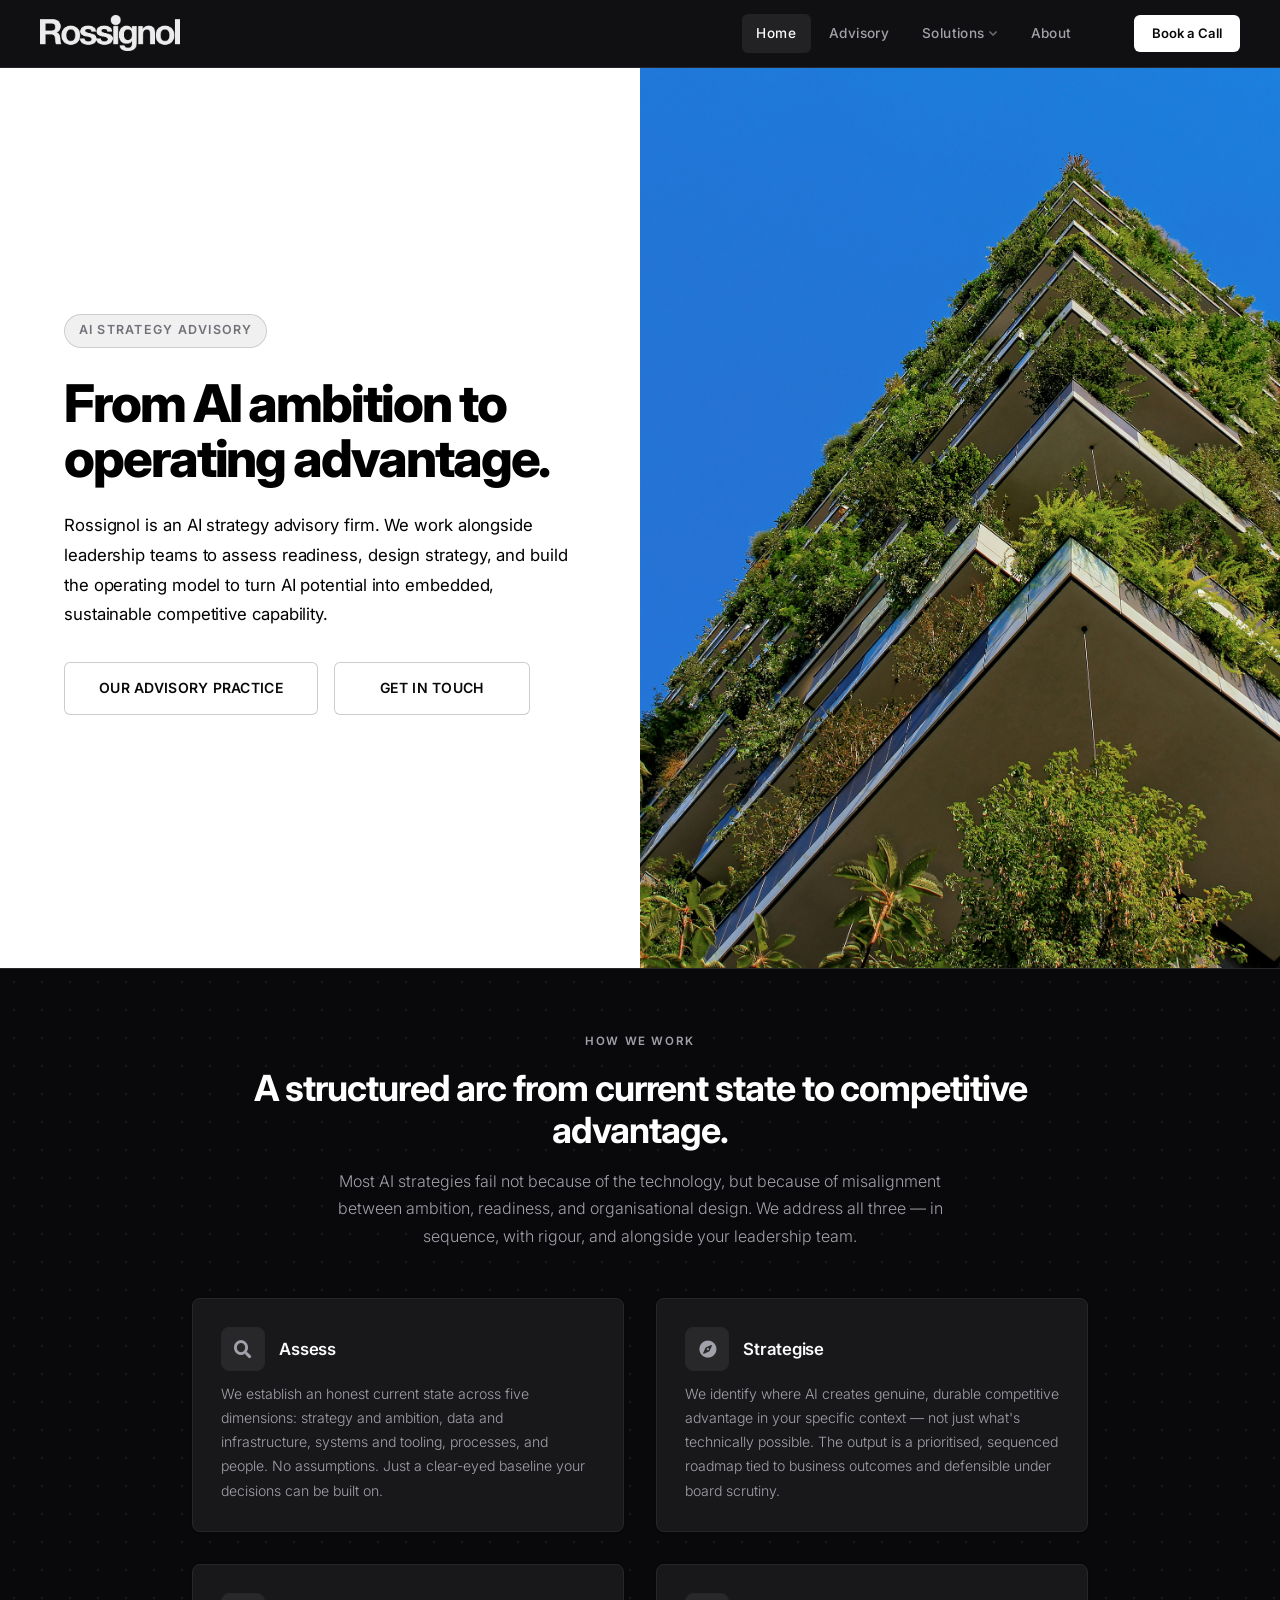
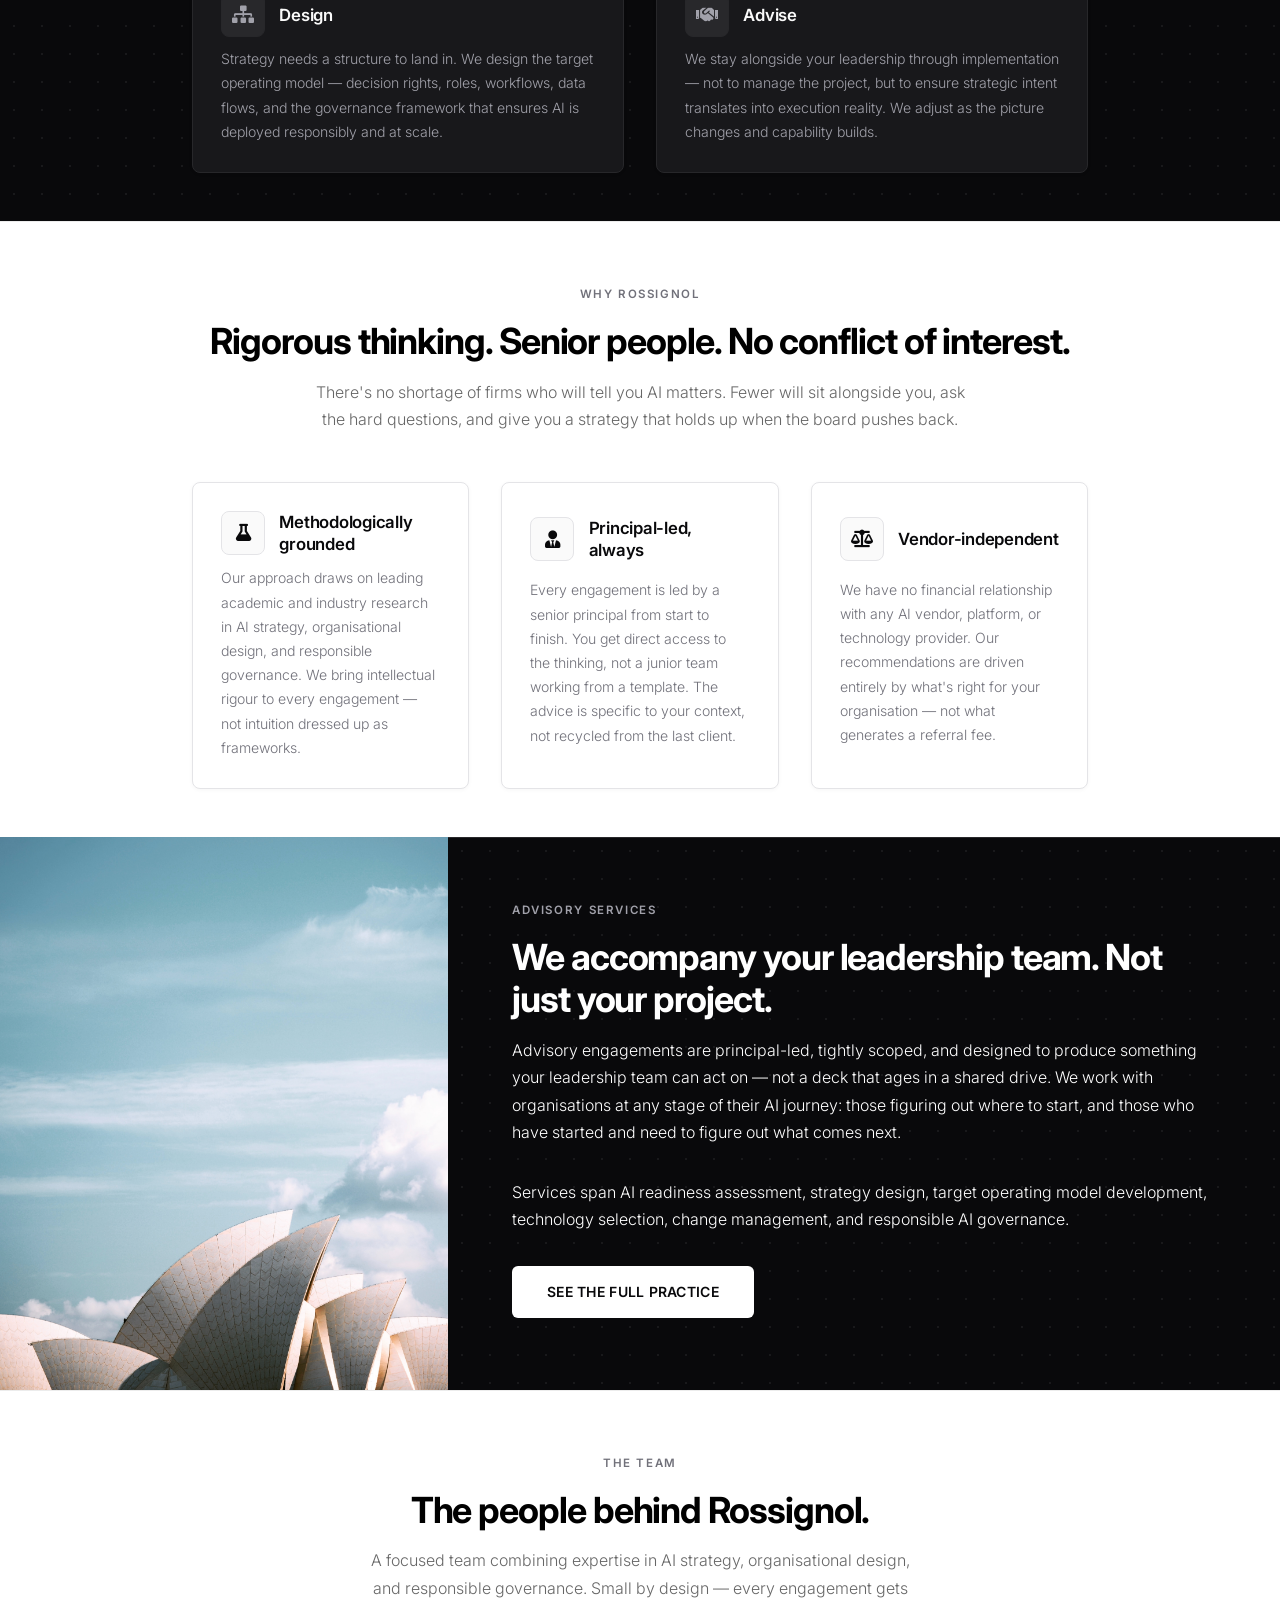
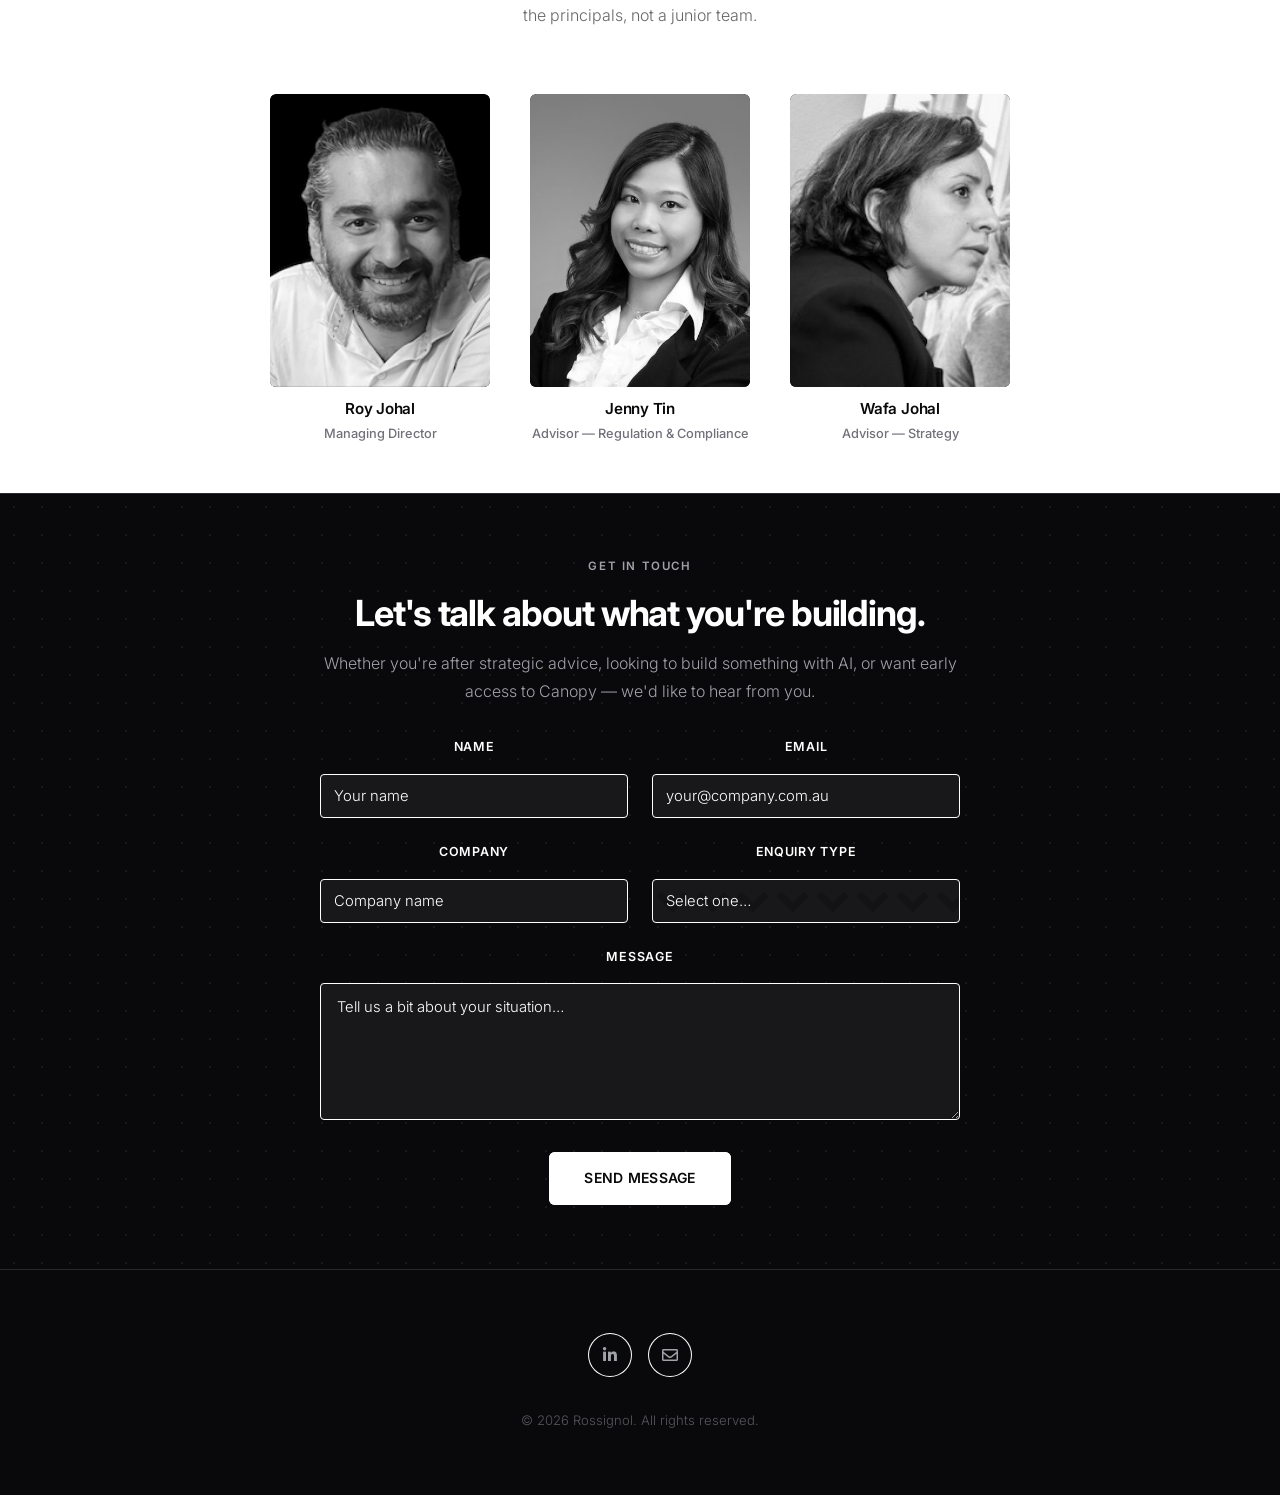
<file: index.html>
<!DOCTYPE HTML>
<html lang="en">

<head>
	<title>Rossignol — AI Strategy Advisory</title>
	<meta charset="utf-8" />
	<meta name="viewport" content="width=device-width, initial-scale=1, user-scalable=no" />
	<meta name="description" content="Rossignol is an AI strategy advisory firm. We help ambitious organisations assess readiness, design strategy, and build the operating model to turn AI ambition into embedded competitive advantage." />
	<link rel="stylesheet" href="assets/css/main.css" />
	<link rel="stylesheet" href="assets/css/custom.css" />
	<noscript><link rel="stylesheet" href="assets/css/noscript.css" /></noscript>

	<link rel="icon" href="images/favicon-32.png" sizes="32x32">
	<link rel="icon" href="images/favicon-128.png" sizes="128x128">
	<link rel="icon" href="images/favicon-180.png" sizes="180x180">
	<link rel="icon" href="images/favicon-192.png" sizes="192x192">
	<link rel="shortcut icon" sizes="196x196" href="images/favicon-196.png">
	<link rel="apple-touch-icon" href="images/favicon-120.png" sizes="120x120">
	<link rel="apple-touch-icon" href="images/favicon-152.png" sizes="152x152">
	<link rel="apple-touch-icon" href="images/favicon-180.png" sizes="180x180">
</head>

<body class="is-preload">

	<!-- Navigation -->
	<header id="site-header">
		<div class="header-inner">
			<a href="index.html" class="site-logo">
				<img src="images/logo.png" alt="Rossignol" />
			</a>
			<nav class="site-nav">
				<a href="index.html" class="active">Home</a>
				<a href="advisory.html">Advisory</a>
				<div class="nav-dropdown">
					<a href="solutions.html" class="nav-dropdown-trigger">Solutions <i class="fas fa-chevron-down nav-chevron"></i></a>
					<div class="nav-dropdown-menu">
						<a href="solutions.html">Overview</a>
						<a href="canopy.html">Canopy</a>
					</div>
				</div>
				<a href="about.html">About</a>
			</nav>
			<a href="#contact" class="nav-cta smooth-scroll-middle">Book a Call</a>
			<button class="nav-toggle" onclick="document.body.classList.toggle('nav-mobile-open')" aria-label="Toggle menu">&#9776;</button>
		</div>
	</header>

	<!-- Wrapper -->
	<div id="wrapper" class="divided">

		<!-- HERO -->
		<section class="banner style1 orient-left content-align-left image-position-right fullscreen onload-image-fade-in onload-content-fade-right">
			<div class="content">
				<span class="hero-eyebrow">AI Strategy Advisory</span>
				<h1>From AI ambition to operating advantage.</h1>
				<p class="major">Rossignol is an AI strategy advisory firm. We work alongside leadership teams to assess readiness, design strategy, and build the operating model to turn AI potential into embedded, sustainable competitive capability.</p>
				<ul class="actions stacked">
					<li>
						<a href="advisory.html" class="button big wide">Our Advisory Practice</a>
						&nbsp;&nbsp;
						<a href="#contact" class="button big wide smooth-scroll-middle">Get in Touch</a>
					</li>
				</ul>
			</div>
			<div class="image">
				<img src="images/spotlight00.jpg" alt="AI Strategy Advisory" />
			</div>
		</section>

		<!-- WHAT WE DO -->
		<section class="wrapper style1 invert align-center">
			<div class="inner">
				<span class="section-label">How We Work</span>
				<h2>A structured arc from current state to competitive advantage.</h2>
				<p style="color: var(--muted-on-dark); max-width: 660px; margin: 0 auto 2rem;">Most AI strategies fail not because of the technology, but because of misalignment between ambition, readiness, and organisational design. We address all three — in sequence, with rigour, and alongside your leadership team.</p>

				<div class="steps-grid">
					<div class="step-card">
						<div class="step-icon"><i class="fas fa-search"></i></div>
						<h3>Assess</h3>
						<p>We establish an honest current state across five dimensions: strategy and ambition, data and infrastructure, systems and tooling, processes, and people. No assumptions. Just a clear-eyed baseline your decisions can be built on.</p>
					</div>
					<div class="step-card">
						<div class="step-icon"><i class="fas fa-compass"></i></div>
						<h3>Strategise</h3>
						<p>We identify where AI creates genuine, durable competitive advantage in your specific context — not just what's technically possible. The output is a prioritised, sequenced roadmap tied to business outcomes and defensible under board scrutiny.</p>
					</div>
					<div class="step-card">
						<div class="step-icon"><i class="fas fa-sitemap"></i></div>
						<h3>Design</h3>
						<p>Strategy needs a structure to land in. We design the target operating model — decision rights, roles, workflows, data flows, and the governance framework that ensures AI is deployed responsibly and at scale.</p>
					</div>
					<div class="step-card">
						<div class="step-icon"><i class="fas fa-handshake"></i></div>
						<h3>Advise</h3>
						<p>We stay alongside your leadership through implementation — not to manage the project, but to ensure strategic intent translates into execution reality. We adjust as the picture changes and capability builds.</p>
					</div>
				</div>
			</div>
		</section>

		<!-- DIFFERENTIATORS -->
		<section class="wrapper style1 align-center">
			<div class="inner">
				<span class="section-label">Why Rossignol</span>
				<h2>Rigorous thinking. Senior people. No conflict of interest.</h2>
				<p style="color: rgba(0,0,0,0.6); max-width: 660px; margin: 0 auto 2rem;">There's no shortage of firms who will tell you AI matters. Fewer will sit alongside you, ask the hard questions, and give you a strategy that holds up when the board pushes back.</p>

				<div class="steps-grid">
					<div class="step-card">
						<div class="step-icon"><i class="fas fa-flask"></i></div>
						<h3>Methodologically grounded</h3>
						<p>Our approach draws on leading academic and industry research in AI strategy, organisational design, and responsible governance. We bring intellectual rigour to every engagement — not intuition dressed up as frameworks.</p>
					</div>
					<div class="step-card">
						<div class="step-icon"><i class="fas fa-user-tie"></i></div>
						<h3>Principal-led, always</h3>
						<p>Every engagement is led by a senior principal from start to finish. You get direct access to the thinking, not a junior team working from a template. The advice is specific to your context, not recycled from the last client.</p>
					</div>
					<div class="step-card">
						<div class="step-icon"><i class="fas fa-balance-scale"></i></div>
						<h3>Vendor-independent</h3>
						<p>We have no financial relationship with any AI vendor, platform, or technology provider. Our recommendations are driven entirely by what's right for your organisation — not what generates a referral fee.</p>
					</div>
				</div>
			</div>
		</section>

		<!-- ADVISORY SPOTLIGHT -->
		<section class="spotlight style1 orient-right content-align-left image-position-center onscroll-image-fade-in invert" id="advisory">
			<div class="content">
				<span class="section-label">Advisory Services</span>
				<h2>We accompany your leadership team. Not just your project.</h2>
				<p>Advisory engagements are principal-led, tightly scoped, and designed to produce something your leadership team can act on — not a deck that ages in a shared drive. We work with organisations at any stage of their AI journey: those figuring out where to start, and those who have started and need to figure out what comes next.</p>
				<p>Services span AI readiness assessment, strategy design, target operating model development, technology selection, change management, and responsible AI governance.</p>
				<ul class="actions stacked">
					<li><a href="advisory.html" class="button wide">See the Full Practice</a></li>
				</ul>
			</div>
			<div class="image">
				<img src="images/spotlight01.jpg" alt="Advisory services" />
			</div>
		</section>

		<!-- TEAM -->
		<section class="wrapper style1 align-center">
			<div class="inner">
				<span class="section-label">The Team</span>
				<h2>The people behind Rossignol.</h2>
				<p style="max-width: 560px; margin: 0 auto; color: rgba(0,0,0,0.6);">A focused team combining expertise in AI strategy, organisational design, and responsible governance. Small by design — every engagement gets the principals, not a junior team.</p>
			</div>

			<div class="team-grid">

			<div class="team-card">
				<div class="team-photo-wrap">
					<img src="images/gallery/thumbs/01.png" alt="Roy Johal — Managing Director" />
					<div class="team-overlay">
						<h3>Roy Johal</h3>
						<p>Managing Director</p>
					</div>
				</div>
				<div class="team-label">
					<h3>Roy Johal</h3>
					<p>Managing Director</p>
				</div>
			</div>

			<div class="team-card">
				<div class="team-photo-wrap">
					<img src="images/gallery/thumbs/03.jpeg" alt="Jenny Tin — Advisor, Regulation and Compliance" />
					<div class="team-overlay">
						<h3>Jenny Tin</h3>
						<p>Advisor — Regulation &amp; Compliance</p>
					</div>
				</div>
				<div class="team-label">
					<h3>Jenny Tin</h3>
					<p>Advisor — Regulation &amp; Compliance</p>
				</div>
			</div>

			<div class="team-card">
				<div class="team-photo-wrap">
					<img src="images/gallery/thumbs/02.jpeg" alt="Wafa Johal — Advisor, Strategy" />
					<div class="team-overlay">
						<h3>Wafa Johal</h3>
						<p>Advisor — Strategy</p>
					</div>
				</div>
				<div class="team-label">
					<h3>Wafa Johal</h3>
					<p>Advisor — Strategy</p>
				</div>
			</div>

		</div>
		</section>

		<!-- CONTACT -->
		<section class="wrapper style1 invert align-center" id="contact">
			<div class="inner medium">
				<span class="section-label">Get in Touch</span>
				<h2>Let's talk about what you're building.</h2>
				<p style="color: var(--muted-on-dark); margin-bottom: 2rem;">Whether you're after strategic advice, looking to build something with AI, or want early access to Canopy — we'd like to hear from you.</p>
				<form method="post" action="https://formspree.io/f/meqbvoko" accept-charset="utf-8">
					<div class="fields">
						<div class="field half">
							<label for="name">Name</label>
							<input type="text" name="name" id="name" placeholder="Your name" />
						</div>
						<div class="field half">
							<label for="email">Email</label>
							<input type="email" name="email" id="email" placeholder="your@company.com.au" />
						</div>
						<div class="field half">
							<label for="company">Company</label>
							<input type="text" name="company" id="company" placeholder="Company name" />
						</div>
						<div class="field half">
							<label for="enquiry">Enquiry Type</label>
							<select name="enquiry" id="enquiry">
								<option value="">Select one…</option>
								<option value="advisory">Advisory Engagement</option>
								<option value="product">Build a Product</option>
								<option value="canopy">Canopy Early Access</option>
								<option value="general">General Enquiry</option>
							</select>
						</div>
						<div class="field">
							<label for="message">Message</label>
							<textarea name="message" id="message" rows="5" placeholder="Tell us a bit about your situation…"></textarea>
						</div>
					</div>
					<ul class="actions special">
						<li><input type="submit" value="Send Message" /></li>
					</ul>
				</form>
			</div>
		</section>

		<!-- Footer -->
		<footer class="wrapper style1 align-center invert">
			<div class="inner">
				<ul class="icons">
					<li><a href="#" class="icon brands style2 fa-linkedin-in"><span class="label">LinkedIn</span></a></li>
					<li><a href="#" class="icon style2 fa-envelope"><span class="label">Email</span></a></li>
				</ul>
				<p style="margin-top: 1.5rem; font-size: 0.82rem; opacity: 0.5;">&copy; 2026 Rossignol. All rights reserved.</p>
			</div>
		</footer>

	</div>

	<!-- Scripts -->
	<script src="assets/js/jquery.min.js"></script>
	<script src="assets/js/jquery.scrollex.min.js"></script>
	<script src="assets/js/jquery.scrolly.min.js"></script>
	<script src="assets/js/browser.min.js"></script>
	<script src="assets/js/breakpoints.min.js"></script>
	<script src="assets/js/util.js"></script>
	<script src="assets/js/main.js"></script>

<script src="assets/js/effects.js"></script>
</body>
</html>
</file>
<file: assets/css/custom.css>
/* ============================================================
   ROSSIGNOL — Custom Theme Override
   Black / white / gray — shadcn-inspired neutral palette
   ============================================================ */

@import url('https://fonts.googleapis.com/css2?family=Inter:wght@300;400;500;600;700;800&display=swap');

/* ---- CSS Variables — Neutral palette ---- */
:root {
  /* Dark surfaces */
  --bg-dark:        #09090b;  /* zinc-950 — hero, invert sections */
  --bg-dark-2:      #18181b;  /* zinc-900 — elevated dark */

  /* Borders */
  --border-dark:    #27272a;  /* zinc-800 — borders on dark */
  --border-mid:     #3f3f46;  /* zinc-700 — hover borders on dark */
  --border-light:   #e4e4e7;  /* zinc-200 — borders on light */

  /* Text */
  --text-primary:   #09090b;  /* near-black */
  --text-muted:     #71717a;  /* zinc-500 — muted on light */
  --text-on-dark:   #fafafa;  /* near-white */
  --muted-on-dark:  #a1a1aa;  /* zinc-400 — muted on dark */

  /* Light surfaces */
  --bg-subtle:      #fafafa;  /* zinc-50 — subtle bg tint */

  /* Legacy aliases — keep for device mockup compatibility */
  --au-green:       #09090b;
  --au-gold:        #fafafa;
  --forest-deep:    #09090b;
  --forest-mid:     #18181b;
  --forest-accent:  #09090b;
  --forest-light:   #a1a1aa;
  --forest-pale:    #fafafa;
  --cta-green:      #fafafa;
  --cta-hover:      #e4e4e7;
  --cta-text:       #09090b;
  --bg-light-tint:  #fafafa;

  --nav-height:     68px;
}

/* ============================================================
   NAVIGATION
   ============================================================ */

#site-header {
  position: fixed;
  top: 0;
  left: 0;
  right: 0;
  z-index: 9999;
  height: var(--nav-height);
  background: rgba(9, 9, 11, 0.97);
  backdrop-filter: blur(12px);
  -webkit-backdrop-filter: blur(12px);
  border-bottom: 1px solid var(--border-dark);
  display: flex;
  align-items: center;
  padding: 0 2.5rem;
}

.header-inner {
  display: flex;
  align-items: center;
  width: 100%;
  max-width: 1200px;
  margin: 0 auto;
  gap: 2rem;
}

.site-logo img {
  height: 36px;
  width: auto;
  display: block;
  filter: brightness(0) invert(1);
  opacity: 0.92;
}

.site-nav {
  display: flex;
  align-items: center;
  gap: 0.25rem;
  margin-left: auto;
}

.site-nav a {
  color: var(--muted-on-dark) !important;
  text-decoration: none !important;
  font-family: 'Inter', sans-serif;
  font-size: 0.85rem;
  font-weight: 500;
  letter-spacing: 0.03em;
  text-transform: none;
  padding: 0.5rem 0.9rem;
  border-radius: 6px;
  transition: color 0.15s ease, background 0.15s ease;
  border-bottom: none !important;
}

.site-nav a:hover {
  color: var(--text-on-dark) !important;
  background: rgba(255, 255, 255, 0.06);
}

.site-nav a.active {
  color: var(--text-on-dark) !important;
  background: rgba(255, 255, 255, 0.08);
}

.nav-cta {
  margin-left: 1rem;
  background: #ffffff !important;
  color: #09090b !important;
  -webkit-text-fill-color: #09090b !important;
  font-family: 'Inter', sans-serif;
  font-size: 0.82rem;
  font-weight: 600;
  letter-spacing: 0.01em;
  text-transform: none;
  text-decoration: none !important;
  padding: 0.5rem 1.1rem;
  border-radius: 6px;
  border-bottom: none !important;
  transition: background 0.15s ease, opacity 0.15s ease;
  white-space: nowrap;
}

.nav-cta:hover {
  background: var(--border-light) !important;
  color: #09090b !important;
  -webkit-text-fill-color: #09090b !important;
  opacity: 1;
}

/* Mobile nav toggle */
.nav-toggle {
  display: none;
  background: none;
  border: none;
  color: var(--muted-on-dark) !important;
  -webkit-text-fill-color: var(--muted-on-dark) !important;
  font-size: 1.4rem;
  cursor: pointer;
  padding: 0.25rem;
  margin-left: auto;
}

@media (max-width: 768px) {
  .site-nav, .nav-cta {
    display: none;
  }
  .nav-toggle {
    display: block;
  }
  .nav-mobile-open .site-nav {
    display: flex;
    flex-direction: column;
    position: fixed;
    top: var(--nav-height);
    left: 0; right: 0;
    background: var(--bg-dark);
    padding: 1.5rem 2rem;
    border-bottom: 1px solid var(--border-dark);
  }
  .nav-mobile-open .nav-cta {
    display: block;
    margin: 1rem 2rem 1.5rem;
    text-align: center;
  }
}

/* Push page content below fixed nav */
#wrapper {
  padding-top: var(--nav-height);
}

/* ============================================================
   NAVIGATION DROPDOWN — Solutions
   ============================================================ */

.nav-dropdown {
  position: relative;
  display: flex;
  align-items: center;
}

.nav-dropdown-trigger {
  display: flex !important;
  align-items: center;
  gap: 0.3rem;
}

.nav-chevron {
  font-size: 0.58rem;
  opacity: 0.65;
  transition: transform 0.2s ease, opacity 0.2s ease;
}

.nav-dropdown:hover .nav-chevron {
  transform: rotate(180deg);
  opacity: 1;
}

.nav-dropdown-menu {
  position: absolute;
  top: 100%;           /* no gap — menu starts right at trigger bottom */
  left: 50%;
  transform: translateX(-50%) translateY(-6px);
  min-width: 152px;
  /* padding-top creates the visual gap while keeping the hover area continuous */
  padding: 0.55rem 0.35rem 0.35rem;
  background: transparent;
  opacity: 0;
  pointer-events: none;
  transition: opacity 0.18s ease, transform 0.2s ease;
  z-index: 10000;
}

/* Visible panel is a pseudo-element so the padding gap stays transparent */
.nav-dropdown-menu::before {
  content: '';
  position: absolute;
  top: 0.55rem;        /* sits below the transparent padding bridge */
  left: 0;
  right: 0;
  bottom: 0;
  background: #1c1c1f;
  border: 1px solid var(--border-dark);
  border-radius: 8px;
  box-shadow: 0 8px 28px rgba(0,0,0,0.45);
  z-index: -1;
}

.nav-dropdown:hover .nav-dropdown-menu {
  opacity: 1;
  pointer-events: auto;
  transform: translateX(-50%) translateY(0);
}

.nav-dropdown-menu a {
  display: block;
  padding: 0.48rem 0.8rem;
  color: var(--muted-on-dark) !important;
  font-family: 'Inter', sans-serif;
  font-size: 0.83rem;
  font-weight: 500;
  letter-spacing: 0.015em;
  border-radius: 5px;
  text-decoration: none !important;
  border-bottom: none !important;
  white-space: nowrap;
  transition: color 0.12s ease, background 0.12s ease;
}

.nav-dropdown-menu a:hover {
  color: var(--text-on-dark) !important;
  background: rgba(255,255,255,0.07);
}

/* Mobile: integrate dropdown into the hamburger menu cleanly */
@media (max-width: 768px) {
  .nav-dropdown {
    display: contents; /* dissolve the wrapper — children join the nav flow */
  }

  /* Trigger looks identical to sibling nav links */
  .nav-dropdown-trigger {
    color: var(--muted-on-dark) !important;
    font-family: 'Inter', sans-serif;
    font-size: 0.85rem;
    font-weight: 500;
    padding: 0.5rem 0.9rem;
    border-radius: 6px;
    text-decoration: none !important;
    border-bottom: none !important;
    display: flex !important;
    align-items: center;
    gap: 0.3rem;
    transition: color 0.15s ease, background 0.15s ease;
  }

  .nav-dropdown-trigger:hover,
  .nav-dropdown-trigger.active {
    color: var(--text-on-dark) !important;
    background: rgba(255,255,255,0.08);
  }

  /* Sub-items always visible, indented below Solutions */
  .nav-dropdown-menu {
    position: static;
    transform: none !important;
    opacity: 1;
    pointer-events: auto;
    background: transparent;
    border: none;
    box-shadow: none;
    padding: 0;
    min-width: unset;
    display: flex;
    flex-direction: column;
    gap: 0;
  }

  .nav-dropdown-menu::before { display: none; }

  .nav-dropdown-menu a {
    color: var(--muted-on-dark) !important;
    font-size: 0.82rem;
    padding: 0.35rem 0.9rem 0.35rem 1.6rem; /* indent to show hierarchy */
    opacity: 0.75;
    border-radius: 6px;
  }

  .nav-dropdown-menu a:hover {
    opacity: 1;
    background: rgba(255,255,255,0.06);
  }

  .nav-chevron { display: none; }
}

/* ============================================================
   TYPOGRAPHY OVERRIDES — Inter throughout
   ============================================================ */

/* Body copy — Inter */
body, p, ul, ol, li, td, th, label,
input, textarea, select,
.major, .content p {
  font-family: 'Inter', sans-serif !important;
}

/* Headings — Inter */
h1, h2, h3, h4, h5, h6,
.banner .content h1, .banner .content h2,
.spotlight .content h2, .wrapper .inner h2 {
  font-family: 'Inter', sans-serif !important;
  font-weight: 700;
  letter-spacing: -0.025em;
}

/* Nav + buttons + labels — Inter */
.site-nav a, .nav-cta, .hero-eyebrow, .button,
.section-label, .mock-logo {
  font-family: 'Inter', sans-serif !important;
}

/* Hero h1 — clearly secondary in scale to the logo wordmark */
.banner .content h1 {
  font-size: 2.1rem !important;
  line-height: 1.28 !important;
  font-weight: 700 !important;
  margin-top: 0.5rem;
}

/* ============================================================
   COLOR PALETTE — Dark sections → near-black
   ============================================================ */

/* Primary invert/dark section backgrounds */
#wrapper > .invert,
#wrapper > section.invert,
#wrapper > .banner.invert,
#wrapper > .spotlight.invert {
  background-color: var(--bg-dark) !important;
}

#wrapper > .wrapper.style2.invert > .inner {
  background-color: var(--bg-dark-2) !important;
}

/* Alternate light section background — subtle tint */
.wrapper.style1.bg-tint {
  background-color: var(--bg-subtle);
}

/* Footer */
footer.wrapper.style1 {
  background-color: var(--bg-dark) !important;
  color: var(--text-on-dark) !important;
}

footer.wrapper.style1 p,
footer.wrapper.style1 a {
  color: var(--muted-on-dark) !important;
}

footer.wrapper.style1 .icons a {
  color: var(--muted-on-dark) !important;
}

footer.wrapper.style1 .icons a:hover {
  color: var(--text-on-dark) !important;
}

/* ============================================================
   ACCENT COLOURS — neutral
   ============================================================ */

/* Icon circles on services/items sections */
.icon.style2 {
  color: var(--text-primary) !important;
  border-color: var(--border-light) !important;
}

/* Section label eyebrow — muted on dark backgrounds */
.invert .section-label,
.banner .section-label {
  color: var(--muted-on-dark);
}

/* Hero full wordmark logo — SVG version with own colours, no filter */
.hero-wordmark {
  display: block;
  width: 260px;
  max-width: 72%;
  height: auto;
  margin-bottom: 1.25rem;
}

/* Hero eyebrow pill — neutral on dark */
.banner .hero-eyebrow {
  color: var(--muted-on-dark);
  background: rgba(255, 255, 255, 0.07);
  border-color: rgba(255, 255, 255, 0.15);
}

/* Canopy logo on hero (canopy.html) */
.canopy-hero-logo {
  display: block;
  width: 260px;
  max-width: 80%;
  height: auto;
  margin-bottom: 1.75rem;
}

/* Canopy logo on light-bg spotlight section (index.html) */
.canopy-section-logo {
  display: block;
  width: 200px;
  max-width: 75%;
  height: auto;
  margin-bottom: 1.25rem;
}

/* Canopy badge */
.canopy-badge {
  color: var(--text-primary);
  background: var(--bg-subtle);
  border-color: var(--border-light);
}
.canopy-badge::before {
  background: var(--text-muted);
}

/* Primary buttons */
input[type="submit"],
input[type="reset"],
input[type="button"],
button,
.button {
  font-family: 'Inter', sans-serif !important;
  font-weight: 600 !important;
  letter-spacing: 0.06em !important;
}

/* Default "outline" button style on light sections */
.button:not(.primary) {
  border-color: var(--border-light) !important;
  color: var(--text-primary) !important;
  border-radius: 6px !important;
}

.button:not(.primary):hover {
  background-color: var(--bg-subtle) !important;
  border-color: #d4d4d8 !important;
  color: var(--text-primary) !important;
}

/* Filled button (on dark/invert sections) — white with dark text
   Uses same #wrapper specificity as main.css so load-order wins */
#wrapper > .invert .button,
#wrapper > .banner.invert .button,
.invert .button,
.banner.invert .button {
  background-color: #ffffff !important;
  border-color: #ffffff !important;
  color: #09090b !important;
  -webkit-text-fill-color: #09090b !important;
  box-shadow: none !important;
  font-weight: 600 !important;
  border-radius: 6px !important;
}

#wrapper > .invert .button:hover,
#wrapper > .banner.invert .button:hover,
.invert .button:hover,
.banner.invert .button:hover {
  background-color: var(--border-light) !important;
  border-color: var(--border-light) !important;
  color: #09090b !important;
  -webkit-text-fill-color: #09090b !important;
  box-shadow: none !important;
}

/* Submit button on contact form — light sections: dark fill */
.wrapper input[type="submit"] {
  background-color: var(--text-primary) !important;
  border-color: var(--text-primary) !important;
  color: #ffffff !important;
  border-radius: 6px !important;
}

.wrapper input[type="submit"]:hover {
  background-color: #27272a !important;
  border-color: #27272a !important;
}

/* Submit button on dark (invert) sections — match white filled style */
.wrapper.invert input[type="submit"] {
  background-color: #ffffff !important;
  border-color: #ffffff !important;
  color: #09090b !important;
  -webkit-text-fill-color: #09090b !important;
}

.wrapper.invert input[type="submit"]:hover {
  background-color: var(--border-light) !important;
  border-color: var(--border-light) !important;
  color: #09090b !important;
}

/* ============================================================
   HERO / BANNER OVERRIDES
   ============================================================ */

.banner .content .major {
  font-family: 'Inter', sans-serif !important;
}

.hero-eyebrow {
  display: inline-block;
  font-family: 'Inter', sans-serif;
  font-size: 0.78rem;
  font-weight: 600;
  letter-spacing: 0.1em;
  text-transform: uppercase;
  color: var(--muted-on-dark);
  background: rgba(255, 255, 255, 0.07);
  border: 1px solid rgba(255, 255, 255, 0.15);
  padding: 0.35rem 0.85rem;
  border-radius: 2rem;
  margin-bottom: 1.25rem;
}

/* ============================================================
   DEADLINE / URGENCY SECTION
   ============================================================ */

.deadline-grid {
  display: grid;
  grid-template-columns: repeat(3, 1fr);
  gap: 1.5rem;
  margin: 2.5rem 0;
}

@media (max-width: 768px) {
  .deadline-grid {
    grid-template-columns: 1fr;
    gap: 1rem;
  }
}

.deadline-card {
  background: rgba(255, 255, 255, 0.03);
  border: 1px solid var(--border-dark);
  border-radius: 8px;
  padding: 1.75rem 1.5rem;
  text-align: left;
  transition: border-color 0.2s ease, background 0.2s ease;
}

.deadline-card:hover {
  border-color: var(--border-mid);
  background: rgba(255, 255, 255, 0.05);
}

.deadline-card .group-label {
  font-family: 'Inter', sans-serif;
  font-size: 0.7rem;
  font-weight: 700;
  letter-spacing: 0.14em;
  text-transform: uppercase;
  color: var(--muted-on-dark);
  margin-bottom: 0.5rem;
  display: block;
}

.deadline-card h3 {
  font-family: 'Inter', sans-serif !important;
  font-size: 1.1rem !important;
  font-weight: 600 !important;
  color: var(--text-on-dark) !important;
  margin-bottom: 0.5rem;
}

.deadline-card .deadline-date {
  font-family: 'Inter', sans-serif;
  font-size: 0.85rem;
  color: var(--muted-on-dark);
  font-weight: 600;
  margin-bottom: 0.75rem;
  display: block;
}

.deadline-card p {
  font-size: 0.85rem;
  color: var(--muted-on-dark);
  line-height: 1.6;
  margin: 0;
}

.deadline-card.highlight {
  border-color: var(--border-mid);
  background: rgba(255, 255, 255, 0.06);
}

.deadline-card.highlight .group-label {
  color: var(--text-on-dark);
}

/* ============================================================
   HOW CANOPY WORKS — 3-step section
   ============================================================ */

.steps-grid {
  display: grid;
  grid-template-columns: repeat(3, 1fr);
  gap: 2rem;
  margin: 3rem 0 1rem;
  text-align: left;
}

@media (max-width: 768px) {
  .steps-grid {
    grid-template-columns: 1fr;
  }
}

.step-card {
  padding: 1.75rem;
  background: #ffffff;
  border: 1px solid var(--border-light);
  border-radius: 8px;
  box-shadow: 0 1px 4px rgba(0,0,0,0.04);
  transition: border-color 0.2s ease, box-shadow 0.2s ease;
}

.step-card:hover {
  border-color: #d4d4d8;
  box-shadow: 0 4px 16px rgba(0,0,0,0.08);
}

.step-icon {
  display: flex;
  align-items: center;
  justify-content: center;
  width: 2.75rem;
  height: 2.75rem;
  background: var(--bg-subtle);
  border: 1px solid var(--border-light);
  border-radius: 8px;
  margin: 0 auto 1.35rem;
  color: var(--text-primary);
  font-size: 1.1rem;
  flex-shrink: 0;
}

.step-card h3 {
  font-family: 'Inter', sans-serif !important;
  font-size: 1.05rem !important;
  font-weight: 600 !important;
  color: var(--text-primary) !important;
  margin-bottom: 0.6rem;
}

.step-card p {
  font-size: 0.88rem;
  color: var(--text-muted);
  line-height: 1.65;
  margin: 0;
}

/* ============================================================
   PRODUCT BADGE — Canopy
   ============================================================ */

.canopy-badge {
  display: inline-flex;
  align-items: center;
  gap: 0.5rem;
  font-family: 'Inter', sans-serif;
  font-size: 0.8rem;
  font-weight: 700;
  letter-spacing: 0.1em;
  text-transform: uppercase;
  color: var(--forest-deep);
  background: var(--forest-pale);
  border: 1px solid var(--forest-accent);
  padding: 0.3rem 0.9rem;
  border-radius: 2rem;
  margin-bottom: 1rem;
}

.canopy-badge::before {
  content: '';
  display: inline-block;
  width: 8px;
  height: 8px;
  background: var(--forest-accent);
  border-radius: 50%;
}

/* ============================================================
   OUTPUTS / FEATURES GRID — on Canopy page
   ============================================================ */

.outputs-grid {
  display: grid;
  grid-template-columns: repeat(2, 1fr);
  gap: 1.25rem;
  margin: 2rem 0;
  text-align: left;
}

@media (max-width: 640px) {
  .outputs-grid {
    grid-template-columns: 1fr;
  }
}

.output-item {
  display: flex;
  align-items: flex-start;
  gap: 1rem;
  padding: 1.25rem;
  background: rgba(255,255,255,0.03);
  border: 1px solid var(--border-dark);
  border-radius: 8px;
}

.output-icon {
  flex-shrink: 0;
  width: 2rem;
  height: 2rem;
  color: var(--muted-on-dark);
  font-size: 1.1rem;
  display: flex;
  align-items: center;
  justify-content: center;
}

.output-item h4 {
  font-family: 'Inter', sans-serif;
  font-size: 0.9rem;
  font-weight: 600;
  color: #ffffff;
  margin-bottom: 0.25rem;
}

.output-item p {
  font-size: 0.82rem;
  color: var(--muted-on-dark);
  line-height: 1.55;
  margin: 0;
}

/* ============================================================
   STANDARDS STRIP
   ============================================================ */

.standards-strip {
  display: flex;
  justify-content: center;
  align-items: center;
  gap: 2rem;
  flex-wrap: wrap;
  margin: 2rem 0;
  padding: 1.5rem 0;
  border-top: 1px solid var(--border-dark);
  border-bottom: 1px solid var(--border-dark);
}

.standards-strip span {
  font-family: 'Inter', sans-serif;
  font-size: 0.8rem;
  font-weight: 600;
  letter-spacing: 0.08em;
  text-transform: uppercase;
  color: var(--muted-on-dark);
}

.standards-strip .divider {
  width: 1px;
  height: 1rem;
  background: var(--border-dark);
}

/* ============================================================
   SERVICES PAGE CARDS
   ============================================================ */

.service-card {
  background: #ffffff;
  border: 1px solid rgba(0,0,0,0.07);
  border-radius: 10px;
  padding: 2rem 1.75rem;
  text-align: left;
  box-shadow: 0 2px 16px rgba(0,0,0,0.05);
  transition: box-shadow 0.25s ease, transform 0.2s ease;
  height: 100%;
}

.service-card:hover {
  border-color: #d4d4d8;
  box-shadow: 0 4px 16px rgba(0,0,0,0.08);
}

.service-card .service-icon {
  width: 2.5rem;
  height: 2.5rem;
  background: var(--bg-subtle);
  border: 1px solid var(--border-light);
  border-radius: 6px;
  display: flex;
  align-items: center;
  justify-content: center;
  margin-bottom: 1.25rem;
  color: var(--text-muted);
  font-size: 1rem;
}

.service-card h3 {
  font-family: 'Inter', sans-serif !important;
  font-size: 1rem !important;
  font-weight: 600 !important;
  color: var(--forest-deep) !important;
  margin-bottom: 0.6rem;
}

.service-card p {
  font-size: 0.88rem;
  color: rgba(0,0,0,0.58);
  line-height: 1.65;
  margin: 0;
}

.services-grid-custom {
  display: grid;
  grid-template-columns: repeat(3, 1fr);
  gap: 1.5rem;
  margin: 2.5rem 0;
  text-align: left;
}

@media (max-width: 900px) {
  .services-grid-custom {
    grid-template-columns: repeat(2, 1fr);
  }
}

@media (max-width: 600px) {
  .services-grid-custom {
    grid-template-columns: 1fr;
  }
}

/* ============================================================
   ENGAGEMENT MODEL
   ============================================================ */

.engagement-steps {
  display: flex;
  flex-direction: column;
  gap: 0;
  margin: 2rem 0;
  text-align: left;
  max-width: 640px;
  margin-left: auto;
  margin-right: auto;
}

.engagement-step {
  display: flex;
  gap: 1.5rem;
  align-items: flex-start;
  padding: 1.5rem 0;
  border-bottom: 1px solid rgba(0,0,0,0.07);
}

.engagement-step:last-child {
  border-bottom: none;
}

.engagement-step .e-num {
  flex-shrink: 0;
  width: 2rem;
  height: 2rem;
  background: var(--forest-deep);
  color: var(--forest-accent);
  font-family: 'Inter', sans-serif;
  font-weight: 700;
  font-size: 0.85rem;
  border-radius: 50%;
  display: flex;
  align-items: center;
  justify-content: center;
  margin-top: 0.1rem;
}

.engagement-step h4 {
  font-family: 'Inter', sans-serif;
  font-size: 0.95rem;
  font-weight: 600;
  color: var(--forest-deep);
  margin-bottom: 0.3rem;
}

.engagement-step p {
  font-size: 0.87rem;
  color: rgba(0,0,0,0.58);
  line-height: 1.6;
  margin: 0;
}

/* ============================================================
   ABOUT / MISSION SECTION
   ============================================================ */

.mission-statement {
  font-family: 'Inter', sans-serif;
  font-size: 1.6rem;
  font-weight: 300;
  line-height: 1.55;
  color: var(--text-on-dark);
  max-width: 680px;
  margin: 0 auto 2rem;
}

.mission-statement strong {
  font-weight: 600;
  color: var(--forest-light);
}

/* ============================================================
   GALLERY / TEAM OVERRIDES
   ============================================================ */

.gallery.style2 article .caption h3 {
  font-family: 'Inter', sans-serif !important;
  font-weight: 600 !important;
}

/* ============================================================
   MISC UTILITY
   ============================================================ */

.text-accent {
  color: var(--text-primary);
}

.section-label {
  display: block;
  font-family: 'Inter', sans-serif;
  font-size: 0.72rem;
  font-weight: 600;
  letter-spacing: 0.12em;
  text-transform: uppercase;
  color: var(--text-muted);
  margin-bottom: 0.75rem;
}

.inner.narrow {
  max-width: 52rem;
}

/* Smooth scroll offset for fixed nav */
[id] {
  scroll-margin-top: calc(var(--nav-height) + 1.5rem);
}

/* ============================================================
   ENGAGEMENT STEPS — dark background text fix
   ============================================================ */

.invert .engagement-step {
  border-bottom-color: var(--border-dark);
}

.invert .engagement-step h4 {
  color: #ffffff !important;
}

.invert .engagement-step p {
  color: var(--muted-on-dark) !important;
}

/* ============================================================
   DEADLINE CARD — tick mark for 'already in motion'
   ============================================================ */

.deadline-card .tick-badge {
  display: inline-flex;
  align-items: center;
  gap: 0.35rem;
  font-family: 'Inter', sans-serif;
  font-size: 0.68rem;
  font-weight: 700;
  letter-spacing: 0.1em;
  text-transform: uppercase;
  color: var(--muted-on-dark);
  background: rgba(255, 255, 255, 0.06);
  border: 1px solid var(--border-dark);
  padding: 0.25rem 0.6rem;
  border-radius: 2rem;
  margin-top: 0.65rem;
}

.deadline-card .tick-badge::before {
  content: '✓';
  font-size: 0.75rem;
}

/* ============================================================
   DEVICE MOCKUP — Canopy Platform Preview
   ============================================================ */

/* Make the image side of banner/spotlight a valid relative container */
.banner .image,
.spotlight .image {
  position: relative !important;
  overflow: hidden;
}

.device-wrapper {
  position: absolute;
  bottom: 2.5rem;
  right: 2rem;
  z-index: 20;
  filter: drop-shadow(0 16px 40px rgba(0, 0, 0, 0.55));
  animation: float 4s ease-in-out infinite;
}

@keyframes float {
  0%, 100% { transform: translateY(0); }
  50%       { transform: translateY(-8px); }
}

/* ---- Phone frame: locked 9:19.5 aspect ratio — never stretches ---- */
.device-frame {
  /* Width only — height is always derived from aspect-ratio */
  width: 185px;
  aspect-ratio: 9 / 19.5;
  background: #111;
  border-radius: 30px;
  border: 2px solid #2a2a2a;
  box-shadow:
    0 0 0 1px #000 inset,
    0 2px 8px rgba(0,0,0,0.6);
  /* Flex column so notch + screen fill the fixed height */
  display: flex;
  flex-direction: column;
  overflow: hidden;   /* clip any content that overflows */
  padding: 10px 10px 14px;
  box-sizing: border-box;
}

.device-notch {
  width: 52px;
  height: 7px;
  background: #111;
  border-radius: 0 0 6px 6px;
  margin: 0 auto 8px;
  flex-shrink: 0;
}

.device-screen {
  flex: 1;             /* fill all remaining height inside the locked frame */
  background: #0a1910;
  border-radius: 22px;
  padding: 12px 10px 10px;
  overflow: hidden;
  min-height: 0;       /* allow flex shrink below content size */
}

/* ---- App UI elements (all mock-* classes) ---- */

/* Status bar: time + signal/battery */
.mock-statusbar {
  display: flex;
  justify-content: space-between;
  align-items: center;
  margin-bottom: 7px;
  padding: 0 1px;
}
.mock-time {
  font-family: 'Inter', sans-serif;
  font-size: 6px;
  font-weight: 600;
  color: rgba(255,255,255,0.7);
}
.mock-icons {
  font-size: 5.5px;
  color: rgba(255,255,255,0.5);
  letter-spacing: 1px;
}

/* Top bar: logo + year pill */
.mock-topbar {
  display: flex;
  align-items: center;
  justify-content: space-between;
  margin-bottom: 8px;
  padding-bottom: 7px;
  border-bottom: 1px solid rgba(255,255,255,0.07);
}

.mock-logo {
  font-family: 'Inter', sans-serif !important;
  font-size: 9px;
  font-weight: 700;
  color: var(--au-gold);
  letter-spacing: 0.04em;
  display: flex;
  align-items: center;
  gap: 3px;
}

.mock-status-pill {
  font-size: 5.5px;
  background: rgba(82, 183, 136, 0.15);
  color: #4daa6e;
  border: 1px solid rgba(82, 183, 136, 0.25);
  padding: 2px 5px;
  border-radius: 8px;
  font-family: 'Inter', sans-serif;
  font-weight: 600;
  text-transform: uppercase;
  letter-spacing: 0.05em;
}

/* Company selector row */
.mock-company {
  font-family: 'Inter', sans-serif;
  font-size: 7.5px;
  font-weight: 600;
  color: rgba(255, 255, 255, 0.55);
  margin-bottom: 9px;
  padding-bottom: 7px;
  border-bottom: 1px solid rgba(255,255,255,0.05);
}

/* Section labels */
.mock-section-label {
  font-family: 'Inter', sans-serif;
  font-size: 5px;
  font-weight: 700;
  color: rgba(255,255,255,0.28);
  text-transform: uppercase;
  letter-spacing: 0.12em;
  margin-bottom: 5px;
}

/* Disclosure progress header */
.mock-prog-header {
  display: flex;
  align-items: baseline;
  gap: 4px;
  margin-bottom: 4px;
}
.mock-prog-pct {
  font-family: 'Inter', sans-serif;
  font-size: 22px;
  font-weight: 800;
  color: var(--au-gold);
  line-height: 1;
  letter-spacing: -0.03em;
}
.mock-prog-sub {
  font-family: 'Inter', sans-serif;
  font-size: 6px;
  color: rgba(255,255,255,0.35);
}

/* Progress bar */
.mock-prog-bar {
  background: rgba(255, 255, 255, 0.07);
  border-radius: 3px;
  height: 3px;
  margin-bottom: 9px;
  overflow: hidden;
}
.mock-prog-fill {
  height: 100%;
  background: linear-gradient(90deg, var(--au-green), var(--au-gold));
  border-radius: 3px;
  width: 68%;
}

/* Emissions: 2-col row for Scope 1+2 */
.mock-em-row {
  display: grid;
  grid-template-columns: 1fr 1fr;
  gap: 4px;
  margin-bottom: 4px;
}
.mock-em-card {
  background: rgba(255,255,255,0.04);
  border: 1px solid rgba(255,255,255,0.07);
  border-radius: 5px;
  padding: 4px 5px;
}
.mock-em-scope {
  font-family: 'Inter', sans-serif;
  font-size: 5px;
  font-weight: 600;
  color: rgba(255,255,255,0.35);
  text-transform: uppercase;
  letter-spacing: 0.07em;
  margin-bottom: 2px;
}
.mock-em-val {
  font-family: 'Inter', sans-serif;
  font-size: 9px;
  font-weight: 700;
  color: rgba(255,255,255,0.85);
  letter-spacing: -0.02em;
}
.mock-em-bar {
  height: 2px;
  background: rgba(255,255,255,0.08);
  border-radius: 2px;
  margin-top: 3px;
  overflow: hidden;
}
.mock-em-fill {
  height: 100%;
  background: var(--au-green);
  border-radius: 2px;
}

/* Scope 3 — full width card */
.mock-em-wide {
  background: rgba(255,255,255,0.04);
  border: 1px solid rgba(255,255,255,0.07);
  border-radius: 5px;
  padding: 4px 5px;
  margin-bottom: 9px;
}
.mock-em-wide-inner {
  display: flex;
  align-items: center;
  gap: 5px;
  margin-top: 2px;
}
.mock-em-wide .mock-em-val {
  font-size: 9px;
  flex-shrink: 0;
}
.mock-em-bar--wide {
  flex: 1;
  height: 2px;
  background: rgba(255,255,255,0.08);
  border-radius: 2px;
  overflow: hidden;
}
.mock-em-bar--wide .mock-em-fill {
  background: linear-gradient(90deg, var(--au-green), var(--au-gold));
}

/* AASB S2 status list */
.mock-status-list {
  display: flex;
  flex-direction: column;
  gap: 3px;
  margin-bottom: 8px;
}
.mock-status-row {
  display: flex;
  align-items: center;
  gap: 4px;
  background: rgba(255,255,255,0.025);
  border-radius: 4px;
  padding: 3px 4px;
  border: 1px solid rgba(255,255,255,0.05);
}
.mock-st-icon {
  font-size: 6px;
  width: 9px;
  text-align: center;
  flex-shrink: 0;
}
.mock-st-name {
  font-family: 'Inter', sans-serif;
  font-size: 6.5px;
  font-weight: 500;
  color: rgba(255,255,255,0.7);
  flex: 1;
}
.mock-st-badge {
  font-family: 'Inter', sans-serif;
  font-size: 5px;
  font-weight: 700;
  text-transform: uppercase;
  letter-spacing: 0.06em;
  padding: 1px 4px;
  border-radius: 3px;
}
.mock-status-row.done .mock-st-icon { color: var(--au-green); }
.mock-status-row.done .mock-st-badge { color: var(--au-green); background: rgba(0,132,61,0.15); }
.mock-status-row.done { border-color: rgba(0,132,61,0.15); }
.mock-status-row.prog .mock-st-icon { color: #f0c040; }
.mock-status-row.prog .mock-st-badge { color: #f0c040; background: rgba(240,192,64,0.12); }
.mock-status-row.open .mock-st-icon { color: rgba(255,255,255,0.25); }
.mock-status-row.open .mock-st-badge { color: rgba(255,255,255,0.3); background: rgba(255,255,255,0.05); }

/* Action button — keep Canopy green brand color on device */
.mock-action {
  background: #00843D;
  border-radius: 5px;
  padding: 5px 6px;
  text-align: center;
  font-family: 'Inter', sans-serif;
  font-size: 6.5px;
  font-weight: 700;
  color: #ffffff;
  text-transform: uppercase;
  letter-spacing: 0.07em;
  margin-bottom: 8px;
}

/* Bottom navigation */
.mock-bottomnav {
  display: flex;
  justify-content: space-around;
  padding-top: 6px;
  border-top: 1px solid rgba(255,255,255,0.07);
}
.mock-nav-item {
  font-size: 10px;
  opacity: 0.35;
  cursor: default;
}
.mock-nav-item.active {
  opacity: 1;
  filter: drop-shadow(0 0 3px rgba(0,132,61,0.6));
}

/* Standard device — hide below 980px where image area gets too small */
@media (max-width: 980px) {
  .device-wrapper:not(.device-wrapper--hero) {
    display: none;
  }
}

/* ============================================================
   DEVICE MOCKUP — Hero-size variant (canopy.html)
   ============================================================ */

.device-wrapper--hero {
  right: auto;
  left: 50%;
  top: 50%;
  bottom: auto;
  transform: translateX(-50%) translateY(-50%);
  animation: float-hero 5s ease-in-out infinite;
}

@keyframes float-hero {
  0%, 100% { transform: translateX(-50%) translateY(-50%); }
  50%       { transform: translateX(-50%) translateY(calc(-50% - 10px)); }
}

.device-wrapper--hero .device-frame {
  width: 270px;
  /* aspect-ratio: 9 / 19.5 is inherited from .device-frame above */
}

.device-wrapper--hero .device-notch {
  width: 72px;
  height: 10px;
  margin-bottom: 10px;
}

.device-wrapper--hero .device-screen {
  padding: 14px 13px 12px;
}

/* Scale up all mock UI text for the hero (270px) variant */
.device-wrapper--hero .mock-time       { font-size: 8px; }
.device-wrapper--hero .mock-icons      { font-size: 7.5px; }
.device-wrapper--hero .mock-topbar     { margin-bottom: 11px; padding-bottom: 9px; }
.device-wrapper--hero .mock-logo       { font-size: 12.5px; }
.device-wrapper--hero .mock-status-pill{ font-size: 7.5px; padding: 2.5px 7px; }
.device-wrapper--hero .mock-company    { font-size: 10px; margin-bottom: 11px; padding-bottom: 9px; }
.device-wrapper--hero .mock-section-label { font-size: 6.5px; margin-bottom: 6px; }
.device-wrapper--hero .mock-prog-pct   { font-size: 30px; }
.device-wrapper--hero .mock-prog-sub   { font-size: 8px; }
.device-wrapper--hero .mock-prog-bar   { height: 4px; margin-bottom: 11px; }
.device-wrapper--hero .mock-em-scope   { font-size: 6.5px; }
.device-wrapper--hero .mock-em-val     { font-size: 12px; }
.device-wrapper--hero .mock-st-icon    { font-size: 8px; width: 12px; }
.device-wrapper--hero .mock-st-name    { font-size: 8.5px; }
.device-wrapper--hero .mock-st-badge   { font-size: 6.5px; }
.device-wrapper--hero .mock-action     { font-size: 8.5px; padding: 7px 8px; border-radius: 6px; }
.device-wrapper--hero .mock-nav-item   { font-size: 13px; }
.device-wrapper--hero .mock-bottomnav  { padding-top: 8px; }

/* Hero device — scale down at compressed widths, hide only at phone-narrow */
@media (max-width: 980px) {
  .device-wrapper--hero .device-frame {
    width: 200px;
  }
}
@media (max-width: 736px) {
  .device-wrapper--hero .device-frame {
    width: 145px;
  }
}
@media (max-width: 480px) {
  .device-wrapper--hero {
    display: none;
  }
}

/* ============================================================
   TEAM GALLERY — remove click behaviour, centre 3 photos
   ============================================================ */

/* Centre the flex items when fewer than a full row */
.gallery.style2 {
  justify-content: center !important;
}

/* Disable pointer on image spans (was <a> links) */
.gallery.style2 article .image {
  cursor: default;
  display: block;
}

/* Keep hover caption overlay — works off article:hover, not the link */

/* ============================================================
   TEAM GRID — custom centered layout (replaces Story gallery)
   ============================================================ */

.team-grid {
  display: flex;
  flex-wrap: wrap;
  justify-content: center;
  gap: 2.5rem;
  padding: 2rem 3.5rem 3rem;
  max-width: 900px;
  margin: 0 auto;
}

.team-card {
  flex: 0 0 220px;
  text-align: center;
  position: relative;
  overflow: hidden;
  border-radius: 6px;
}

.team-card .team-photo-wrap {
  position: relative;
  overflow: hidden;
  border-radius: 6px;
  aspect-ratio: 3 / 4;
  background: #111;
}

.team-card .team-photo-wrap img {
  width: 100%;
  height: 100%;
  object-fit: cover;
  object-position: top center;
  display: block;
  transition: transform 0.4s ease, filter 0.4s ease;
  filter: grayscale(20%);
}

/* Hover overlay — disabled, static label below photo is used instead */
.team-card .team-photo-wrap::after {
  display: none;
}

.team-card .team-overlay {
  display: none;
}

.team-overlay h3 {
  font-family: 'Inter', sans-serif !important;
  font-size: 1rem !important;
  font-weight: 600 !important;
  color: #ffffff !important;
  margin: 0 0 0.2rem !important;
}

.team-overlay p {
  font-family: 'Inter', sans-serif;
  font-size: 0.78rem;
  color: var(--muted-on-dark) !important;
  margin: 0 !important;
  font-weight: 500;
  letter-spacing: 0.02em;
}

/* Static name below photo (always visible) */
.team-card .team-label {
  padding: 0.75rem 0 0;
  text-align: center;
}

.team-card .team-label h3 {
  font-family: 'Inter', sans-serif !important;
  font-size: 0.95rem !important;
  font-weight: 600 !important;
  color: var(--text-primary) !important;
  margin: 0 0 0.2rem !important;
}

.team-card .team-label p {
  font-size: 0.8rem;
  color: var(--text-muted) !important;
  margin: 0 !important;
  font-weight: 500;
}

@media (max-width: 600px) {
  .team-grid {
    gap: 1.5rem;
    padding: 1rem 1.5rem 2rem;
  }
  .team-card {
    flex: 0 0 160px;
  }
}

/* ============================================================
   CONTEXT-AWARE READABILITY — alternating section overrides
   ============================================================ */

/* --- Hero eyebrow on LIGHT (non-invert) hero banners --- */
.banner:not(.invert) .hero-eyebrow {
  background: rgba(9,9,11,0.06);
  border-color: rgba(9,9,11,0.15);
  color: var(--text-muted);
}

/* --- section-label on LIGHT sections --- */
.wrapper:not(.invert) .section-label,
.banner:not(.invert) .section-label,
.spotlight:not(.invert) .section-label {
  color: var(--text-muted);
  border-bottom-color: var(--border-light);
}

/* --- Step cards inside DARK sections (.invert) --- */
.invert .step-card {
  background: var(--bg-dark-2);
  border-color: var(--border-dark);
}
.invert .step-card h3 {
  color: var(--text-on-dark) !important;
}
.invert .step-card p {
  color: var(--muted-on-dark) !important;
}
.invert .step-card .step-icon {
  background: rgba(255,255,255,0.07);
  border-color: var(--border-dark);
  color: var(--muted-on-dark);
}

/* --- Deadline cards inside LIGHT sections (wrapper without .invert) --- */
.wrapper:not(.invert) .deadline-card {
  background: #ffffff;
  border-color: var(--border-light);
  color: var(--text-primary);
}
.wrapper:not(.invert) .deadline-card .group-label {
  color: var(--text-muted);
  border-bottom-color: var(--border-light);
}
.wrapper:not(.invert) .deadline-card h3 {
  color: var(--text-primary) !important;
}
.wrapper:not(.invert) .deadline-card p {
  color: rgba(9,9,11,0.65) !important;
}
.wrapper:not(.invert) .deadline-card.highlight {
  background: var(--bg-subtle);
  border-color: #d4d4d8;
}

/* --- Team labels inside DARK sections --- */
.invert .team-card .team-label h3 {
  color: var(--text-on-dark) !important;
}
.invert .team-card .team-label p {
  color: var(--muted-on-dark) !important;
}

/* --- Contact form inputs on DARK (invert) backgrounds --- */
.wrapper.invert .fields input,
.wrapper.invert .fields select,
.wrapper.invert .fields textarea {
  background: var(--bg-dark-2);
  border-color: var(--border-dark);
  color: var(--text-on-dark);
}
.wrapper.invert .fields label {
  color: var(--muted-on-dark);
}
.wrapper.invert .fields input::placeholder,
.wrapper.invert .fields textarea::placeholder {
  color: var(--border-mid);
}
.wrapper.invert .fields select option {
  background: var(--bg-dark-2);
  color: var(--text-on-dark);
}

/* ============================================================
   TYPOGRAPHY SYSTEM — Inter, best-practice scale + rhythm
   ============================================================ */

/* Crisp sub-pixel rendering — essential for Inter */
html {
  -webkit-font-smoothing: antialiased;
  -moz-osx-font-smoothing: grayscale;
  text-rendering: optimizeLegibility;
}

/* Base body rhythm */
body {
  font-size: 16px;
  line-height: 1.65;
}

/* ---------- Heading hierarchy ----------
   Inter needs progressively tighter tracking as size increases.
   The "weight" of each character compounds at large sizes,
   so -0.04em at hero scale ≠ the same feel as -0.04em at h3.  */

h1 {
  font-weight: 800 !important;
  letter-spacing: -0.04em !important;
  line-height: 1.08 !important;
}

h2 {
  font-weight: 700 !important;
  letter-spacing: -0.03em !important;
  line-height: 1.18 !important;
}

h3 {
  font-weight: 600 !important;
  letter-spacing: -0.015em !important;
  line-height: 1.35 !important;
}

h4 {
  font-weight: 600 !important;
  letter-spacing: -0.008em !important;
  line-height: 1.4 !important;
}

/* ---------- Hero h1 — display scale ---------- */
.banner .content h1 {
  font-size: clamp(2.5rem, 4.5vw, 3.25rem) !important;
  font-weight: 800 !important;
  letter-spacing: -0.04em !important;
  line-height: 1.07 !important;
  margin-top: 0.5rem;
  margin-bottom: 1.5rem;
}

/* ---------- Major paragraph (hero lead) ---------- */
.banner .content .major,
.spotlight .content .major {
  font-size: 1.05rem !important;
  line-height: 1.78 !important;
  font-weight: 400 !important;
  letter-spacing: -0.005em !important;
}

/* ---------- Body paragraphs ----------
   Inter at 16px looks best between 1.68–1.75 leading.
   Zero letter-spacing — Inter's sidebearings are already optimised. */
p {
  line-height: 1.72;
  letter-spacing: 0;
}

/* ---------- Section label → h2 → intro paragraph rhythm ----------
   Give the label a touch more air under it so the h2 feels anchored. */
.section-label {
  margin-bottom: 1rem;
  letter-spacing: 0.14em;
}

/* ---------- Buttons ----------
   Current 0.06em is inherited from old UI kit conventions.
   Modern shadcn components use 0.02em or even tracking-normal.  */
input[type="submit"],
input[type="reset"],
input[type="button"],
button,
.button {
  font-size: 0.875rem !important;
  letter-spacing: 0.02em !important;
}

/* ---------- Form fields ---------- */
.fields label {
  font-size: 0.78rem !important;
  font-weight: 600 !important;
  letter-spacing: 0.06em !important;
  text-transform: uppercase;
}

.fields input,
.fields select,
.fields textarea {
  font-size: 0.925rem !important;
  line-height: 1.5 !important;
  letter-spacing: 0 !important;
}

/* ---------- Card headings ---------- */
.step-card h3 {
  letter-spacing: -0.015em !important;
  line-height: 1.35 !important;
  margin-bottom: 0.65rem;
}

.deadline-card h3 {
  letter-spacing: -0.015em !important;
  line-height: 1.3 !important;
}

.service-card h3,
.output-item h4,
.engagement-step h4 {
  letter-spacing: -0.01em !important;
  line-height: 1.35 !important;
}

/* ---------- Card body copy ---------- */
.step-card p,
.deadline-card p,
.output-item p,
.service-card p,
.engagement-step p {
  line-height: 1.72 !important;
  letter-spacing: 0 !important;
}

/* ---------- Mission statement ---------- */
.mission-statement {
  letter-spacing: -0.025em;
  line-height: 1.5;
}

/* ---------- Nav CTA — tighten slightly ---------- */
.nav-cta {
  letter-spacing: 0.005em;
}

/* ============================================================
   BUTTON ACTIVE / PRESSED STATES — shadcn convention
   Subtle downward shift + darkened surface on press
   ============================================================ */

.button,
input[type="submit"],
input[type="reset"],
input[type="button"],
button {
  transition: background-color 0.15s ease, border-color 0.15s ease,
              color 0.15s ease, transform 0.08s ease, box-shadow 0.15s ease;
}

/* Outline buttons (light sections) — press fills with zinc-100 */
.button:not(.primary):active {
  background-color: #f4f4f5 !important;
  border-color: #d4d4d8 !important;
  transform: translateY(1px) !important;
}

/* Filled buttons (dark/invert sections) — press to zinc-200 */
#wrapper > .invert .button:active,
.invert .button:active,
.banner.invert .button:active {
  background-color: #d4d4d8 !important;
  border-color: #d4d4d8 !important;
  transform: translateY(1px) !important;
}

/* Submit / CTA buttons — press darkens to zinc-700 */
.wrapper input[type="submit"]:active {
  background-color: #3f3f46 !important;
  border-color: #3f3f46 !important;
  transform: translateY(1px) !important;
}

.nav-cta:active {
  background: #d4d4d8 !important;
  transform: translateY(1px);
}

/* ============================================================
   CARD HOVER STATES — shadcn convention
   Slight lift (translateY) + border darkening + shadow deepening
   ============================================================ */

/* Step cards — light context */
.step-card {
  transition: border-color 0.15s ease, box-shadow 0.15s ease, transform 0.15s ease;
}

.step-card:hover {
  border-color: #c4c4c8 !important;
  box-shadow: 0 6px 20px rgba(0,0,0,0.09);
  transform: translateY(-2px);
}

/* Step cards — dark context */
.invert .step-card:hover {
  border-color: var(--border-mid) !important;
  background: rgba(255,255,255,0.07) !important;
  box-shadow: 0 6px 20px rgba(0,0,0,0.35);
  transform: translateY(-2px);
}

/* Deadline / belief cards */
.deadline-card {
  transition: border-color 0.15s ease, background 0.15s ease, transform 0.15s ease;
}

.deadline-card:hover {
  border-color: var(--border-mid) !important;
  transform: translateY(-2px);
}

.wrapper:not(.invert) .deadline-card:hover {
  border-color: #c4c4c8 !important;
  background: #f4f4f5 !important;
}

/* Output items (Canopy page) */
.output-item {
  transition: border-color 0.15s ease, background 0.15s ease, transform 0.15s ease;
}

.output-item:hover {
  border-color: var(--border-mid);
  background: rgba(255,255,255,0.06);
  transform: translateY(-2px);
}

/* Service cards */
.service-card {
  transition: border-color 0.25s ease, box-shadow 0.25s ease, transform 0.15s ease;
}

.service-card:hover {
  border-color: #d4d4d8;
  box-shadow: 0 6px 20px rgba(0,0,0,0.09);
  transform: translateY(-2px);
}

/* ============================================================
   STEP CARDS — layout + icon fixes
   ============================================================ */

/* 4-card grid: switch to 2×2 so no orphaned card */
.steps-grid:has(> .step-card:nth-child(4):last-child) {
  grid-template-columns: repeat(2, 1fr);
}

/* Horizontal icon + heading layout — icon anchors the title inline */
.step-card {
  display: grid;
  grid-template-columns: 2.75rem 1fr;
  column-gap: 0.9rem;
  row-gap: 0.65rem;
  align-items: start;
  text-align: left;
}

.step-icon {
  grid-column: 1;
  grid-row: 1;
  margin: 0 !important;   /* remove the auto-centering from base rule */
  align-self: center;
}

.step-card h3 {
  grid-column: 2;
  grid-row: 1;
  text-align: left;
  align-self: center;
  margin: 0 !important;
}

/* Body copy + any badge spans full card width */
.step-card p,
.step-card > span {
  grid-column: 1 / -1;
  text-align: left;
}

/* ============================================================
   ACETERNITY-INSPIRED EFFECTS
   ============================================================ */

/* --- 1. Dot background on dark sections ---
   Subtle repeating 1px dot grid adds depth without noise.
   Excluded from footer (kept solid). */
#wrapper > section.invert,
#wrapper > .banner.invert,
#wrapper > .spotlight.invert {
  background-image: radial-gradient(
    circle,
    rgba(255, 255, 255, 0.065) 1px,
    transparent 1px
  );
  background-size: 28px 28px;
}

/* --- 2. Card Spotlight ---
   Radial glow follows cursor within each card via CSS custom
   properties (--mouse-x / --mouse-y) set by effects.js.
   pointer-events: none keeps the overlay non-interactive. */
.step-card,
.deadline-card,
.output-item,
.service-card {
  position: relative;
  overflow: hidden;
  --mouse-x: 50%;
  --mouse-y: 50%;
}

.step-card::before,
.deadline-card::before,
.output-item::before,
.service-card::before {
  content: '';
  position: absolute;
  inset: 0;
  border-radius: inherit;
  pointer-events: none;
  opacity: 0;
  transition: opacity 0.3s ease;
  z-index: 0;
}

/* Card content stays above the spotlight overlay */
.step-card > *,
.deadline-card > *,
.output-item > *,
.service-card > * {
  position: relative;
  z-index: 1;
}

.step-card:hover::before,
.deadline-card:hover::before,
.output-item:hover::before,
.service-card:hover::before {
  opacity: 1;
}

/* Light-section cards — barely-there dark dimple */
.wrapper:not(.invert) .step-card::before,
.wrapper:not(.invert) .deadline-card::before,
.wrapper:not(.invert) .service-card::before {
  background: radial-gradient(
    480px circle at var(--mouse-x) var(--mouse-y),
    rgba(0, 0, 0, 0.045),
    transparent 40%
  );
}

/* Dark-section cards — soft white glow */
.invert .step-card::before,
.invert .deadline-card::before,
.output-item::before {
  background: radial-gradient(
    480px circle at var(--mouse-x) var(--mouse-y),
    rgba(255, 255, 255, 0.09),
    transparent 40%
  );
}

/* --- 3. Shimmer button ---
   A light glint sweeps left to right on hover.
   Only on filled buttons — outline buttons have no background
   to contrast against so the effect would be invisible. */
.invert .button,
.nav-cta {
  position: relative;
  overflow: hidden;
}

.invert .button::after,
.nav-cta::after {
  content: '';
  position: absolute;
  top: 0;
  left: -100%;
  width: 55%;
  height: 100%;
  background: linear-gradient(
    105deg,
    transparent 0%,
    rgba(255, 255, 255, 0.2) 50%,
    transparent 100%
  );
  transform: skewX(-15deg);
  pointer-events: none;
}

.invert .button:hover::after,
.nav-cta:hover::after {
  animation: btn-shimmer 0.52s ease forwards;
}

@keyframes btn-shimmer {
  from { left: -100%; }
  to   { left: 150%; }
}
</file>
<file: assets/css/noscript.css>
/*
	Story by HTML5 UP
	html5up.net | @ajlkn
	Free for personal and commercial use under the CCA 3.0 license (html5up.net/license)
*/

/* Banner (transitions) */

	.banner.onload-content-fade-up .content {
		-moz-transition: none;
		-webkit-transition: none;
		-ms-transition: none;
		transition: none;
	}

	body.is-preload .banner.onload-content-fade-up .content {
		-moz-transform: none;
		-webkit-transform: none;
		-ms-transform: none;
		transform: none;
		opacity: 1;
	}

	.banner.onload-content-fade-down .content {
		-moz-transition: none;
		-webkit-transition: none;
		-ms-transition: none;
		transition: none;
	}

	body.is-preload .banner.onload-content-fade-down .content {
		-moz-transform: none;
		-webkit-transform: none;
		-ms-transform: none;
		transform: none;
		opacity: 1;
	}

	.banner.onload-content-fade-left .content {
		-moz-transition: none;
		-webkit-transition: none;
		-ms-transition: none;
		transition: none;
	}

	body.is-preload .banner.onload-content-fade-left .content {
		-moz-transform: none;
		-webkit-transform: none;
		-ms-transform: none;
		transform: none;
		opacity: 1;
	}

	.banner.onload-content-fade-right .content {
		-moz-transition: none;
		-webkit-transition: none;
		-ms-transition: none;
		transition: none;
	}

	body.is-preload .banner.onload-content-fade-right .content {
		-moz-transform: none;
		-webkit-transform: none;
		-ms-transform: none;
		transform: none;
		opacity: 1;
	}

	.banner.onload-content-fade-in .content {
		-moz-transition: none;
		-webkit-transition: none;
		-ms-transition: none;
		transition: none;
	}

	body.is-preload .banner.onload-content-fade-in .content {
		-moz-transform: none;
		-webkit-transform: none;
		-ms-transform: none;
		transform: none;
		opacity: 1;
	}

	.banner.onload-image-fade-up .image {
		-moz-transition: none;
		-webkit-transition: none;
		-ms-transition: none;
		transition: none;
	}

		.banner.onload-image-fade-up .image img {
			-moz-transition: none;
			-webkit-transition: none;
			-ms-transition: none;
			transition: none;
		}

	body.is-preload .banner.onload-image-fade-up .image {
		-moz-transform: none;
		-webkit-transform: none;
		-ms-transform: none;
		transform: none;
		opacity: 1;
	}

		body.is-preload .banner.onload-image-fade-up .image img {
			opacity: 1;
		}

	.banner.onload-image-fade-down .image {
		-moz-transition: none;
		-webkit-transition: none;
		-ms-transition: none;
		transition: none;
	}

		.banner.onload-image-fade-down .image img {
			-moz-transition: none;
			-webkit-transition: none;
			-ms-transition: none;
			transition: none;
		}

	body.is-preload .banner.onload-image-fade-down .image {
		-moz-transform: none;
		-webkit-transform: none;
		-ms-transform: none;
		transform: none;
		opacity: 1;
	}

		body.is-preload .banner.onload-image-fade-down .image img {
			opacity: 1;
		}

	.banner.onload-image-fade-left .image {
		-moz-transition: none;
		-webkit-transition: none;
		-ms-transition: none;
		transition: none;
	}

		.banner.onload-image-fade-left .image img {
			-moz-transition: none;
			-webkit-transition: none;
			-ms-transition: none;
			transition: none;
		}

	body.is-preload .banner.onload-image-fade-left .image {
		-moz-transform: none;
		-webkit-transform: none;
		-ms-transform: none;
		transform: none;
		opacity: 1;
	}

		body.is-preload .banner.onload-image-fade-left .image img {
			opacity: 1;
		}

	.banner.onload-image-fade-right .image {
		-moz-transition: none;
		-webkit-transition: none;
		-ms-transition: none;
		transition: none;
	}

		.banner.onload-image-fade-right .image img {
			-moz-transition: none;
			-webkit-transition: none;
			-ms-transition: none;
			transition: none;
		}

	body.is-preload .banner.onload-image-fade-right .image {
		-moz-transform: none;
		-webkit-transform: none;
		-ms-transform: none;
		transform: none;
		opacity: 1;
	}

		body.is-preload .banner.onload-image-fade-right .image img {
			opacity: 1;
		}

	.banner.onload-image-fade-in .image img {
		-moz-transition: none;
		-webkit-transition: none;
		-ms-transition: none;
		transition: none;
	}

	body.is-preload .banner.onload-image-fade-in .image img {
		opacity: 1;
	}

	.banner.onscroll-content-fade-up .content {
		-moz-transition: none;
		-webkit-transition: none;
		-ms-transition: none;
		transition: none;
	}

	.banner.onscroll-content-fade-up.is-inactive .content {
		-moz-transform: none;
		-webkit-transform: none;
		-ms-transform: none;
		transform: none;
		opacity: 1;
	}

	.banner.onscroll-content-fade-down .content {
		-moz-transition: none;
		-webkit-transition: none;
		-ms-transition: none;
		transition: none;
	}

	.banner.onscroll-content-fade-down.is-inactive .content {
		-moz-transform: none;
		-webkit-transform: none;
		-ms-transform: none;
		transform: none;
		opacity: 1;
	}

	.banner.onscroll-content-fade-left .content {
		-moz-transition: none;
		-webkit-transition: none;
		-ms-transition: none;
		transition: none;
	}

	.banner.onscroll-content-fade-left.is-inactive .content {
		-moz-transform: none;
		-webkit-transform: none;
		-ms-transform: none;
		transform: none;
		opacity: 1;
	}

	.banner.onscroll-content-fade-right .content {
		-moz-transition: none;
		-webkit-transition: none;
		-ms-transition: none;
		transition: none;
	}

	.banner.onscroll-content-fade-right.is-inactive .content {
		-moz-transform: none;
		-webkit-transform: none;
		-ms-transform: none;
		transform: none;
		opacity: 1;
	}

	.banner.onscroll-content-fade-in .content {
		-moz-transition: none;
		-webkit-transition: none;
		-ms-transition: none;
		transition: none;
	}

	.banner.onscroll-content-fade-in.is-inactive .content {
		-moz-transform: none;
		-webkit-transform: none;
		-ms-transform: none;
		transform: none;
		opacity: 1;
	}

	.banner.onscroll-image-fade-up .image {
		-moz-transition: none;
		-webkit-transition: none;
		-ms-transition: none;
		transition: none;
	}

		.banner.onscroll-image-fade-up .image img {
			-moz-transition: none;
			-webkit-transition: none;
			-ms-transition: none;
			transition: none;
		}

	.banner.onscroll-image-fade-up.is-inactive .image {
		-moz-transform: none;
		-webkit-transform: none;
		-ms-transform: none;
		transform: none;
		opacity: 1;
	}

		.banner.onscroll-image-fade-up.is-inactive .image img {
			opacity: 1;
		}

	.banner.onscroll-image-fade-down .image {
		-moz-transition: none;
		-webkit-transition: none;
		-ms-transition: none;
		transition: none;
	}

		.banner.onscroll-image-fade-down .image img {
			-moz-transition: none;
			-webkit-transition: none;
			-ms-transition: none;
			transition: none;
		}

	.banner.onscroll-image-fade-down.is-inactive .image {
		-moz-transform: none;
		-webkit-transform: none;
		-ms-transform: none;
		transform: none;
		opacity: 1;
	}

		.banner.onscroll-image-fade-down.is-inactive .image img {
			opacity: 1;
		}

	.banner.onscroll-image-fade-left .image {
		-moz-transition: none;
		-webkit-transition: none;
		-ms-transition: none;
		transition: none;
	}

		.banner.onscroll-image-fade-left .image img {
			-moz-transition: none;
			-webkit-transition: none;
			-ms-transition: none;
			transition: none;
		}

	.banner.onscroll-image-fade-left.is-inactive .image {
		-moz-transform: none;
		-webkit-transform: none;
		-ms-transform: none;
		transform: none;
		opacity: 1;
	}

		.banner.onscroll-image-fade-left.is-inactive .image img {
			opacity: 1;
		}

	.banner.onscroll-image-fade-right .image {
		-moz-transition: none;
		-webkit-transition: none;
		-ms-transition: none;
		transition: none;
	}

		.banner.onscroll-image-fade-right .image img {
			-moz-transition: none;
			-webkit-transition: none;
			-ms-transition: none;
			transition: none;
		}

	.banner.onscroll-image-fade-right.is-inactive .image {
		-moz-transform: none;
		-webkit-transform: none;
		-ms-transform: none;
		transform: none;
		opacity: 1;
	}

		.banner.onscroll-image-fade-right.is-inactive .image img {
			opacity: 1;
		}

	.banner.onscroll-image-fade-in .image img {
		-moz-transition: none;
		-webkit-transition: none;
		-ms-transition: none;
		transition: none;
	}

	.banner.onscroll-image-fade-in.is-inactive .image img {
		opacity: 1;
	}
</file>
<file: assets/css/main.css>
@import url(fontawesome-all.min.css);
/* @import url("https://fonts.googleapis.com/css?family=Arimo:300,300i,400,400i"); */
@import url("https://fonts.googleapis.com/css?family=Source+Sans+Pro:300,300i,400,400i");

/*
	Story by HTML5 UP
	html5up.net | @ajlkn
	Free for personal and commercial use under the CCA 3.0 license (html5up.net/license)
*/

html, body, div, span, applet, object,
iframe, h1, h2, h3, h4, h5, h6, p, blockquote,
pre, a, abbr, acronym, address, big, cite,
code, del, dfn, em, img, ins, kbd, q, s, samp,
small, strike, strong, sub, sup, tt, var, b,
u, i, center, dl, dt, dd, ol, ul, li, fieldset,
form, label, legend, table, caption, tbody,
tfoot, thead, tr, th, td, article, aside,
canvas, details, embed, figure, figcaption,
footer, header, hgroup, menu, nav, output, ruby,
section, summary, time, mark, audio, video {
	margin: 0;
	padding: 0;
	border: 0;
	font-size: 100%;
	font: inherit;
	vertical-align: baseline;}

article, aside, details, figcaption, figure,
footer, header, hgroup, menu, nav, section {
	display: block;}

body {
	line-height: 1;
}

ol, ul {
	list-style: none;
}

blockquote, q {
	quotes: none;
}

	blockquote:before, blockquote:after, q:before, q:after {
		content: '';
		content: none;
	}

table {
	border-collapse: collapse;
	border-spacing: 0;
}

body {
	-webkit-text-size-adjust: none;
}

mark {
	background-color: transparent;
	color: inherit;
}

input::-moz-focus-inner {
	border: 0;
	padding: 0;
}

input, select, textarea {
	-moz-appearance: none;
	-webkit-appearance: none;
	-ms-appearance: none;
	appearance: none;
}

/* Basic */

	@-ms-viewport {
		width: device-width;
	}

	body {
		-ms-overflow-style: scrollbar;
	}

	@media screen and (max-width: 480px) {

		html, body {
			min-width: 320px;
		}

	}

	html {
		box-sizing: border-box;
	}

	*, *:before, *:after {
		box-sizing: inherit;
	}

	body {
		background: #ffffff;
	}

		body.is-preload *, body.is-preload *:before, body.is-preload *:after {
			-moz-animation: none !important;
			-webkit-animation: none !important;
			-ms-animation: none !important;
			animation: none !important;
			-moz-transition: none !important;
			-webkit-transition: none !important;
			-ms-transition: none !important;
			transition: none !important;
		}

/* Type */

	html {
		font-size: 18pt;
	}

		@media screen and (max-width: 1680px) {

			html {
				font-size: 14pt;
			}

		}

		@media screen and (max-width: 1280px) {

			html {
				font-size: 12pt;
			}

		}

		@media screen and (max-width: 736px) {

			html {
				font-size: 11pt;
			}

		}

		@media screen and (max-width: 360px) {

			html {
				font-size: 10pt;
			}

		}

	body {
		background-color: #ffffff;
		color: #000000;
	}

	body, input, select, textarea {
		font-family: "Source Sans Pro", Helvetica, sans-serif;
		font-size: 1rem;
		font-weight: 300;
		line-height: 1.65;
	}

	a {
		-moz-transition: color 0.2s ease-in-out;
		-webkit-transition: color 0.2s ease-in-out;
		-ms-transition: color 0.2s ease-in-out;
		transition: color 0.2s ease-in-out;
		text-decoration: underline;
	}

		a:hover {
			text-decoration: none;
		}

	strong, b {
		font-weight: 400;
	}

	em, i {
		font-style: italic;
	}

	p {
		margin: 0 0 2rem 0;
	}

		p.major {
			font-size: 1.25rem;
		}

	h1, h2, h3, h4, h5, h6 {
		font-weight: 300;
		line-height: 1.375;
		letter-spacing: -0.05em;
		margin: 0 0 1rem 0;
	}

		h1 a, h2 a, h3 a, h4 a, h5 a, h6 a {
			color: inherit;
			text-decoration: none;
		}

	h1 {
		font-size: 3.5rem;
		line-height: 1.2;
	}

	h2 {
		font-size: 2.25rem;
	}

	h3 {
		font-size: 1.5rem;
	}

	h4 {
		font-size: 1.1rem;
	}

	h5 {
		font-size: 0.9rem;
	}

	h6 {
		font-size: 0.7rem;
	}

	sub {
		font-size: 0.8rem;
		position: relative;
		top: 0.5rem;
	}

	sup {
		font-size: 0.8rem;
		position: relative;
		top: -0.5rem;
	}

	blockquote {
		border-left: solid 4px;
		font-style: italic;
		margin: 0 0 2rem 0;
		padding: 0.5rem 0 0.5rem 2rem;
	}

	code {
		border-radius: 4px;
		font-family: "Courier New", monospace;
		font-size: 0.9em;
		margin: 0 0.25rem;
		padding: 0.25rem 0.325rem;
	}

	pre {
		-webkit-overflow-scrolling: touch;
		font-family: "Courier New", monospace;
		font-size: 0.9em;
		margin: 0 0 2rem 0;
	}

		pre code {
			display: block;
			line-height: 1.5;
			padding: 0.75rem 1rem;
			overflow-x: auto;
		}

	hr {
		border: 0;
		border-bottom: solid 1px;
		margin: 2.5rem 0;
	}

		hr.major {
			margin: 3.5rem 0;
		}

	.align-left {
		text-align: left;
	}

	.align-center {
		text-align: center;
	}

	.align-right {
		text-align: right;
	}

	@media screen and (max-width: 736px) {

		p.major {
			font-size: 1.1rem;
		}

		h1 {
			font-size: 2.5rem;
		}

		h2 {
			font-size: 2rem;
		}

		h3 {
			font-size: 1.25rem;
		}

		h4 {
			font-size: 1rem;
		}

	}

	input, select, textarea {
		color: #000000;
	}

	a {
		color: #000000;
	}

		a:hover {
			color: #47D3E5;
		}

	strong, b {
		color: #000000;
	}

	h1, h2, h3, h4, h5, h6 {
		color: #000000;
	}

	blockquote {
		border-left-color: rgba(0, 0, 0, 0.2);
	}

	code {
		background: rgba(0, 0, 0, 0.05);
		border-color: rgba(0, 0, 0, 0.2);
	}

	hr {
		border-bottom-color: rgba(0, 0, 0, 0.2);
	}

/* Row */

	.row {
		display: flex;
		flex-wrap: wrap;
		box-sizing: border-box;
		align-items: stretch;
	}

		.row > * {
			box-sizing: border-box;
		}

		.row.gtr-uniform > * > :last-child {
			margin-bottom: 0;
		}

		.row.aln-left {
			justify-content: flex-start;
		}

		.row.aln-center {
			justify-content: center;
		}

		.row.aln-right {
			justify-content: flex-end;
		}

		.row.aln-top {
			align-items: flex-start;
		}

		.row.aln-middle {
			align-items: center;
		}

		.row.aln-bottom {
			align-items: flex-end;
		}

		.row > .imp {
			order: -1;
		}

		.row > .col-1 {
			width: 8.33333%;
		}

		.row > .off-1 {
			margin-left: 8.33333%;
		}

		.row > .col-2 {
			width: 16.66667%;
		}

		.row > .off-2 {
			margin-left: 16.66667%;
		}

		.row > .col-3 {
			width: 25%;
		}

		.row > .off-3 {
			margin-left: 25%;
		}

		.row > .col-4 {
			width: 33.33333%;
		}

		.row > .off-4 {
			margin-left: 33.33333%;
		}

		.row > .col-5 {
			width: 41.66667%;
		}

		.row > .off-5 {
			margin-left: 41.66667%;
		}

		.row > .col-6 {
			width: 50%;
		}

		.row > .off-6 {
			margin-left: 50%;
		}

		.row > .col-7 {
			width: 58.33333%;
		}

		.row > .off-7 {
			margin-left: 58.33333%;
		}

		.row > .col-8 {
			width: 66.66667%;
		}

		.row > .off-8 {
			margin-left: 66.66667%;
		}

		.row > .col-9 {
			width: 75%;
		}

		.row > .off-9 {
			margin-left: 75%;
		}

		.row > .col-10 {
			width: 83.33333%;
		}

		.row > .off-10 {
			margin-left: 83.33333%;
		}

		.row > .col-11 {
			width: 91.66667%;
		}

		.row > .off-11 {
			margin-left: 91.66667%;
		}

		.row > .col-12 {
			width: 100%;
		}

		.row > .off-12 {
			margin-left: 100%;
		}

		.row.gtr-0 {
			margin-top: 0;
			margin-left: 0rem;
		}

			.row.gtr-0 > * {
				padding: 0 0 0 0rem;
			}

			.row.gtr-0.gtr-uniform {
				margin-top: 0rem;
			}

				.row.gtr-0.gtr-uniform > * {
					padding-top: 0rem;
				}

		.row.gtr-25 {
			margin-top: 0;
			margin-left: -0.5rem;
		}

			.row.gtr-25 > * {
				padding: 0 0 0 0.5rem;
			}

			.row.gtr-25.gtr-uniform {
				margin-top: -0.5rem;
			}

				.row.gtr-25.gtr-uniform > * {
					padding-top: 0.5rem;
				}

		.row.gtr-50 {
			margin-top: 0;
			margin-left: -1rem;
		}

			.row.gtr-50 > * {
				padding: 0 0 0 1rem;
			}

			.row.gtr-50.gtr-uniform {
				margin-top: -1rem;
			}

				.row.gtr-50.gtr-uniform > * {
					padding-top: 1rem;
				}

		.row {
			margin-top: 0;
			margin-left: -2rem;
		}

			.row > * {
				padding: 0 0 0 2rem;
			}

			.row.gtr-uniform {
				margin-top: -2rem;
			}

				.row.gtr-uniform > * {
					padding-top: 2rem;
				}

		.row.gtr-150 {
			margin-top: 0;
			margin-left: -3rem;
		}

			.row.gtr-150 > * {
				padding: 0 0 0 3rem;
			}

			.row.gtr-150.gtr-uniform {
				margin-top: -3rem;
			}

				.row.gtr-150.gtr-uniform > * {
					padding-top: 3rem;
				}

		.row.gtr-200 {
			margin-top: 0;
			margin-left: -4rem;
		}

			.row.gtr-200 > * {
				padding: 0 0 0 4rem;
			}

			.row.gtr-200.gtr-uniform {
				margin-top: -4rem;
			}

				.row.gtr-200.gtr-uniform > * {
					padding-top: 4rem;
				}

		@media screen and (max-width: 1680px) {

			.row {
				display: flex;
				flex-wrap: wrap;
				box-sizing: border-box;
				align-items: stretch;
			}

				.row > * {
					box-sizing: border-box;
				}

				.row.gtr-uniform > * > :last-child {
					margin-bottom: 0;
				}

				.row.aln-left {
					justify-content: flex-start;
				}

				.row.aln-center {
					justify-content: center;
				}

				.row.aln-right {
					justify-content: flex-end;
				}

				.row.aln-top {
					align-items: flex-start;
				}

				.row.aln-middle {
					align-items: center;
				}

				.row.aln-bottom {
					align-items: flex-end;
				}

				.row > .imp-xlarge {
					order: -1;
				}

				.row > .col-1-xlarge {
					width: 8.33333%;
				}

				.row > .off-1-xlarge {
					margin-left: 8.33333%;
				}

				.row > .col-2-xlarge {
					width: 16.66667%;
				}

				.row > .off-2-xlarge {
					margin-left: 16.66667%;
				}

				.row > .col-3-xlarge {
					width: 25%;
				}

				.row > .off-3-xlarge {
					margin-left: 25%;
				}

				.row > .col-4-xlarge {
					width: 33.33333%;
				}

				.row > .off-4-xlarge {
					margin-left: 33.33333%;
				}

				.row > .col-5-xlarge {
					width: 41.66667%;
				}

				.row > .off-5-xlarge {
					margin-left: 41.66667%;
				}

				.row > .col-6-xlarge {
					width: 50%;
				}

				.row > .off-6-xlarge {
					margin-left: 50%;
				}

				.row > .col-7-xlarge {
					width: 58.33333%;
				}

				.row > .off-7-xlarge {
					margin-left: 58.33333%;
				}

				.row > .col-8-xlarge {
					width: 66.66667%;
				}

				.row > .off-8-xlarge {
					margin-left: 66.66667%;
				}

				.row > .col-9-xlarge {
					width: 75%;
				}

				.row > .off-9-xlarge {
					margin-left: 75%;
				}

				.row > .col-10-xlarge {
					width: 83.33333%;
				}

				.row > .off-10-xlarge {
					margin-left: 83.33333%;
				}

				.row > .col-11-xlarge {
					width: 91.66667%;
				}

				.row > .off-11-xlarge {
					margin-left: 91.66667%;
				}

				.row > .col-12-xlarge {
					width: 100%;
				}

				.row > .off-12-xlarge {
					margin-left: 100%;
				}

				.row.gtr-0 {
					margin-top: 0;
					margin-left: 0rem;
				}

					.row.gtr-0 > * {
						padding: 0 0 0 0rem;
					}

					.row.gtr-0.gtr-uniform {
						margin-top: 0rem;
					}

						.row.gtr-0.gtr-uniform > * {
							padding-top: 0rem;
						}

				.row.gtr-25 {
					margin-top: 0;
					margin-left: -0.5rem;
				}

					.row.gtr-25 > * {
						padding: 0 0 0 0.5rem;
					}

					.row.gtr-25.gtr-uniform {
						margin-top: -0.5rem;
					}

						.row.gtr-25.gtr-uniform > * {
							padding-top: 0.5rem;
						}

				.row.gtr-50 {
					margin-top: 0;
					margin-left: -1rem;
				}

					.row.gtr-50 > * {
						padding: 0 0 0 1rem;
					}

					.row.gtr-50.gtr-uniform {
						margin-top: -1rem;
					}

						.row.gtr-50.gtr-uniform > * {
							padding-top: 1rem;
						}

				.row {
					margin-top: 0;
					margin-left: -2rem;
				}

					.row > * {
						padding: 0 0 0 2rem;
					}

					.row.gtr-uniform {
						margin-top: -2rem;
					}

						.row.gtr-uniform > * {
							padding-top: 2rem;
						}

				.row.gtr-150 {
					margin-top: 0;
					margin-left: -3rem;
				}

					.row.gtr-150 > * {
						padding: 0 0 0 3rem;
					}

					.row.gtr-150.gtr-uniform {
						margin-top: -3rem;
					}

						.row.gtr-150.gtr-uniform > * {
							padding-top: 3rem;
						}

				.row.gtr-200 {
					margin-top: 0;
					margin-left: -4rem;
				}

					.row.gtr-200 > * {
						padding: 0 0 0 4rem;
					}

					.row.gtr-200.gtr-uniform {
						margin-top: -4rem;
					}

						.row.gtr-200.gtr-uniform > * {
							padding-top: 4rem;
						}

		}

		@media screen and (max-width: 1280px) {

			.row {
				display: flex;
				flex-wrap: wrap;
				box-sizing: border-box;
				align-items: stretch;
			}

				.row > * {
					box-sizing: border-box;
				}

				.row.gtr-uniform > * > :last-child {
					margin-bottom: 0;
				}

				.row.aln-left {
					justify-content: flex-start;
				}

				.row.aln-center {
					justify-content: center;
				}

				.row.aln-right {
					justify-content: flex-end;
				}

				.row.aln-top {
					align-items: flex-start;
				}

				.row.aln-middle {
					align-items: center;
				}

				.row.aln-bottom {
					align-items: flex-end;
				}

				.row > .imp-large {
					order: -1;
				}

				.row > .col-1-large {
					width: 8.33333%;
				}

				.row > .off-1-large {
					margin-left: 8.33333%;
				}

				.row > .col-2-large {
					width: 16.66667%;
				}

				.row > .off-2-large {
					margin-left: 16.66667%;
				}

				.row > .col-3-large {
					width: 25%;
				}

				.row > .off-3-large {
					margin-left: 25%;
				}

				.row > .col-4-large {
					width: 33.33333%;
				}

				.row > .off-4-large {
					margin-left: 33.33333%;
				}

				.row > .col-5-large {
					width: 41.66667%;
				}

				.row > .off-5-large {
					margin-left: 41.66667%;
				}

				.row > .col-6-large {
					width: 50%;
				}

				.row > .off-6-large {
					margin-left: 50%;
				}

				.row > .col-7-large {
					width: 58.33333%;
				}

				.row > .off-7-large {
					margin-left: 58.33333%;
				}

				.row > .col-8-large {
					width: 66.66667%;
				}

				.row > .off-8-large {
					margin-left: 66.66667%;
				}

				.row > .col-9-large {
					width: 75%;
				}

				.row > .off-9-large {
					margin-left: 75%;
				}

				.row > .col-10-large {
					width: 83.33333%;
				}

				.row > .off-10-large {
					margin-left: 83.33333%;
				}

				.row > .col-11-large {
					width: 91.66667%;
				}

				.row > .off-11-large {
					margin-left: 91.66667%;
				}

				.row > .col-12-large {
					width: 100%;
				}

				.row > .off-12-large {
					margin-left: 100%;
				}

				.row.gtr-0 {
					margin-top: 0;
					margin-left: 0rem;
				}

					.row.gtr-0 > * {
						padding: 0 0 0 0rem;
					}

					.row.gtr-0.gtr-uniform {
						margin-top: 0rem;
					}

						.row.gtr-0.gtr-uniform > * {
							padding-top: 0rem;
						}

				.row.gtr-25 {
					margin-top: 0;
					margin-left: -0.5rem;
				}

					.row.gtr-25 > * {
						padding: 0 0 0 0.5rem;
					}

					.row.gtr-25.gtr-uniform {
						margin-top: -0.5rem;
					}

						.row.gtr-25.gtr-uniform > * {
							padding-top: 0.5rem;
						}

				.row.gtr-50 {
					margin-top: 0;
					margin-left: -1rem;
				}

					.row.gtr-50 > * {
						padding: 0 0 0 1rem;
					}

					.row.gtr-50.gtr-uniform {
						margin-top: -1rem;
					}

						.row.gtr-50.gtr-uniform > * {
							padding-top: 1rem;
						}

				.row {
					margin-top: 0;
					margin-left: -2rem;
				}

					.row > * {
						padding: 0 0 0 2rem;
					}

					.row.gtr-uniform {
						margin-top: -2rem;
					}

						.row.gtr-uniform > * {
							padding-top: 2rem;
						}

				.row.gtr-150 {
					margin-top: 0;
					margin-left: -3rem;
				}

					.row.gtr-150 > * {
						padding: 0 0 0 3rem;
					}

					.row.gtr-150.gtr-uniform {
						margin-top: -3rem;
					}

						.row.gtr-150.gtr-uniform > * {
							padding-top: 3rem;
						}

				.row.gtr-200 {
					margin-top: 0;
					margin-left: -4rem;
				}

					.row.gtr-200 > * {
						padding: 0 0 0 4rem;
					}

					.row.gtr-200.gtr-uniform {
						margin-top: -4rem;
					}

						.row.gtr-200.gtr-uniform > * {
							padding-top: 4rem;
						}

		}

		@media screen and (max-width: 980px) {

			.row {
				display: flex;
				flex-wrap: wrap;
				box-sizing: border-box;
				align-items: stretch;
			}

				.row > * {
					box-sizing: border-box;
				}

				.row.gtr-uniform > * > :last-child {
					margin-bottom: 0;
				}

				.row.aln-left {
					justify-content: flex-start;
				}

				.row.aln-center {
					justify-content: center;
				}

				.row.aln-right {
					justify-content: flex-end;
				}

				.row.aln-top {
					align-items: flex-start;
				}

				.row.aln-middle {
					align-items: center;
				}

				.row.aln-bottom {
					align-items: flex-end;
				}

				.row > .imp-medium {
					order: -1;
				}

				.row > .col-1-medium {
					width: 8.33333%;
				}

				.row > .off-1-medium {
					margin-left: 8.33333%;
				}

				.row > .col-2-medium {
					width: 16.66667%;
				}

				.row > .off-2-medium {
					margin-left: 16.66667%;
				}

				.row > .col-3-medium {
					width: 25%;
				}

				.row > .off-3-medium {
					margin-left: 25%;
				}

				.row > .col-4-medium {
					width: 33.33333%;
				}

				.row > .off-4-medium {
					margin-left: 33.33333%;
				}

				.row > .col-5-medium {
					width: 41.66667%;
				}

				.row > .off-5-medium {
					margin-left: 41.66667%;
				}

				.row > .col-6-medium {
					width: 50%;
				}

				.row > .off-6-medium {
					margin-left: 50%;
				}

				.row > .col-7-medium {
					width: 58.33333%;
				}

				.row > .off-7-medium {
					margin-left: 58.33333%;
				}

				.row > .col-8-medium {
					width: 66.66667%;
				}

				.row > .off-8-medium {
					margin-left: 66.66667%;
				}

				.row > .col-9-medium {
					width: 75%;
				}

				.row > .off-9-medium {
					margin-left: 75%;
				}

				.row > .col-10-medium {
					width: 83.33333%;
				}

				.row > .off-10-medium {
					margin-left: 83.33333%;
				}

				.row > .col-11-medium {
					width: 91.66667%;
				}

				.row > .off-11-medium {
					margin-left: 91.66667%;
				}

				.row > .col-12-medium {
					width: 100%;
				}

				.row > .off-12-medium {
					margin-left: 100%;
				}

				.row.gtr-0 {
					margin-top: 0;
					margin-left: 0rem;
				}

					.row.gtr-0 > * {
						padding: 0 0 0 0rem;
					}

					.row.gtr-0.gtr-uniform {
						margin-top: 0rem;
					}

						.row.gtr-0.gtr-uniform > * {
							padding-top: 0rem;
						}

				.row.gtr-25 {
					margin-top: 0;
					margin-left: -0.5rem;
				}

					.row.gtr-25 > * {
						padding: 0 0 0 0.5rem;
					}

					.row.gtr-25.gtr-uniform {
						margin-top: -0.5rem;
					}

						.row.gtr-25.gtr-uniform > * {
							padding-top: 0.5rem;
						}

				.row.gtr-50 {
					margin-top: 0;
					margin-left: -1rem;
				}

					.row.gtr-50 > * {
						padding: 0 0 0 1rem;
					}

					.row.gtr-50.gtr-uniform {
						margin-top: -1rem;
					}

						.row.gtr-50.gtr-uniform > * {
							padding-top: 1rem;
						}

				.row {
					margin-top: 0;
					margin-left: -2rem;
				}

					.row > * {
						padding: 0 0 0 2rem;
					}

					.row.gtr-uniform {
						margin-top: -2rem;
					}

						.row.gtr-uniform > * {
							padding-top: 2rem;
						}

				.row.gtr-150 {
					margin-top: 0;
					margin-left: -3rem;
				}

					.row.gtr-150 > * {
						padding: 0 0 0 3rem;
					}

					.row.gtr-150.gtr-uniform {
						margin-top: -3rem;
					}

						.row.gtr-150.gtr-uniform > * {
							padding-top: 3rem;
						}

				.row.gtr-200 {
					margin-top: 0;
					margin-left: -4rem;
				}

					.row.gtr-200 > * {
						padding: 0 0 0 4rem;
					}

					.row.gtr-200.gtr-uniform {
						margin-top: -4rem;
					}

						.row.gtr-200.gtr-uniform > * {
							padding-top: 4rem;
						}

		}

		@media screen and (max-width: 736px) {

			.row {
				display: flex;
				flex-wrap: wrap;
				box-sizing: border-box;
				align-items: stretch;
			}

				.row > * {
					box-sizing: border-box;
				}

				.row.gtr-uniform > * > :last-child {
					margin-bottom: 0;
				}

				.row.aln-left {
					justify-content: flex-start;
				}

				.row.aln-center {
					justify-content: center;
				}

				.row.aln-right {
					justify-content: flex-end;
				}

				.row.aln-top {
					align-items: flex-start;
				}

				.row.aln-middle {
					align-items: center;
				}

				.row.aln-bottom {
					align-items: flex-end;
				}

				.row > .imp-small {
					order: -1;
				}

				.row > .col-1-small {
					width: 8.33333%;
				}

				.row > .off-1-small {
					margin-left: 8.33333%;
				}

				.row > .col-2-small {
					width: 16.66667%;
				}

				.row > .off-2-small {
					margin-left: 16.66667%;
				}

				.row > .col-3-small {
					width: 25%;
				}

				.row > .off-3-small {
					margin-left: 25%;
				}

				.row > .col-4-small {
					width: 33.33333%;
				}

				.row > .off-4-small {
					margin-left: 33.33333%;
				}

				.row > .col-5-small {
					width: 41.66667%;
				}

				.row > .off-5-small {
					margin-left: 41.66667%;
				}

				.row > .col-6-small {
					width: 50%;
				}

				.row > .off-6-small {
					margin-left: 50%;
				}

				.row > .col-7-small {
					width: 58.33333%;
				}

				.row > .off-7-small {
					margin-left: 58.33333%;
				}

				.row > .col-8-small {
					width: 66.66667%;
				}

				.row > .off-8-small {
					margin-left: 66.66667%;
				}

				.row > .col-9-small {
					width: 75%;
				}

				.row > .off-9-small {
					margin-left: 75%;
				}

				.row > .col-10-small {
					width: 83.33333%;
				}

				.row > .off-10-small {
					margin-left: 83.33333%;
				}

				.row > .col-11-small {
					width: 91.66667%;
				}

				.row > .off-11-small {
					margin-left: 91.66667%;
				}

				.row > .col-12-small {
					width: 100%;
				}

				.row > .off-12-small {
					margin-left: 100%;
				}

				.row.gtr-0 {
					margin-top: 0;
					margin-left: 0rem;
				}

					.row.gtr-0 > * {
						padding: 0 0 0 0rem;
					}

					.row.gtr-0.gtr-uniform {
						margin-top: 0rem;
					}

						.row.gtr-0.gtr-uniform > * {
							padding-top: 0rem;
						}

				.row.gtr-25 {
					margin-top: 0;
					margin-left: -0.5rem;
				}

					.row.gtr-25 > * {
						padding: 0 0 0 0.5rem;
					}

					.row.gtr-25.gtr-uniform {
						margin-top: -0.5rem;
					}

						.row.gtr-25.gtr-uniform > * {
							padding-top: 0.5rem;
						}

				.row.gtr-50 {
					margin-top: 0;
					margin-left: -1rem;
				}

					.row.gtr-50 > * {
						padding: 0 0 0 1rem;
					}

					.row.gtr-50.gtr-uniform {
						margin-top: -1rem;
					}

						.row.gtr-50.gtr-uniform > * {
							padding-top: 1rem;
						}

				.row {
					margin-top: 0;
					margin-left: -2rem;
				}

					.row > * {
						padding: 0 0 0 2rem;
					}

					.row.gtr-uniform {
						margin-top: -2rem;
					}

						.row.gtr-uniform > * {
							padding-top: 2rem;
						}

				.row.gtr-150 {
					margin-top: 0;
					margin-left: -3rem;
				}

					.row.gtr-150 > * {
						padding: 0 0 0 3rem;
					}

					.row.gtr-150.gtr-uniform {
						margin-top: -3rem;
					}

						.row.gtr-150.gtr-uniform > * {
							padding-top: 3rem;
						}

				.row.gtr-200 {
					margin-top: 0;
					margin-left: -4rem;
				}

					.row.gtr-200 > * {
						padding: 0 0 0 4rem;
					}

					.row.gtr-200.gtr-uniform {
						margin-top: -4rem;
					}

						.row.gtr-200.gtr-uniform > * {
							padding-top: 4rem;
						}

		}

		@media screen and (max-width: 480px) {

			.row {
				display: flex;
				flex-wrap: wrap;
				box-sizing: border-box;
				align-items: stretch;
			}

				.row > * {
					box-sizing: border-box;
				}

				.row.gtr-uniform > * > :last-child {
					margin-bottom: 0;
				}

				.row.aln-left {
					justify-content: flex-start;
				}

				.row.aln-center {
					justify-content: center;
				}

				.row.aln-right {
					justify-content: flex-end;
				}

				.row.aln-top {
					align-items: flex-start;
				}

				.row.aln-middle {
					align-items: center;
				}

				.row.aln-bottom {
					align-items: flex-end;
				}

				.row > .imp-xsmall {
					order: -1;
				}

				.row > .col-1-xsmall {
					width: 8.33333%;
				}

				.row > .off-1-xsmall {
					margin-left: 8.33333%;
				}

				.row > .col-2-xsmall {
					width: 16.66667%;
				}

				.row > .off-2-xsmall {
					margin-left: 16.66667%;
				}

				.row > .col-3-xsmall {
					width: 25%;
				}

				.row > .off-3-xsmall {
					margin-left: 25%;
				}

				.row > .col-4-xsmall {
					width: 33.33333%;
				}

				.row > .off-4-xsmall {
					margin-left: 33.33333%;
				}

				.row > .col-5-xsmall {
					width: 41.66667%;
				}

				.row > .off-5-xsmall {
					margin-left: 41.66667%;
				}

				.row > .col-6-xsmall {
					width: 50%;
				}

				.row > .off-6-xsmall {
					margin-left: 50%;
				}

				.row > .col-7-xsmall {
					width: 58.33333%;
				}

				.row > .off-7-xsmall {
					margin-left: 58.33333%;
				}

				.row > .col-8-xsmall {
					width: 66.66667%;
				}

				.row > .off-8-xsmall {
					margin-left: 66.66667%;
				}

				.row > .col-9-xsmall {
					width: 75%;
				}

				.row > .off-9-xsmall {
					margin-left: 75%;
				}

				.row > .col-10-xsmall {
					width: 83.33333%;
				}

				.row > .off-10-xsmall {
					margin-left: 83.33333%;
				}

				.row > .col-11-xsmall {
					width: 91.66667%;
				}

				.row > .off-11-xsmall {
					margin-left: 91.66667%;
				}

				.row > .col-12-xsmall {
					width: 100%;
				}

				.row > .off-12-xsmall {
					margin-left: 100%;
				}

				.row.gtr-0 {
					margin-top: 0;
					margin-left: 0rem;
				}

					.row.gtr-0 > * {
						padding: 0 0 0 0rem;
					}

					.row.gtr-0.gtr-uniform {
						margin-top: 0rem;
					}

						.row.gtr-0.gtr-uniform > * {
							padding-top: 0rem;
						}

				.row.gtr-25 {
					margin-top: 0;
					margin-left: -0.5rem;
				}

					.row.gtr-25 > * {
						padding: 0 0 0 0.5rem;
					}

					.row.gtr-25.gtr-uniform {
						margin-top: -0.5rem;
					}

						.row.gtr-25.gtr-uniform > * {
							padding-top: 0.5rem;
						}

				.row.gtr-50 {
					margin-top: 0;
					margin-left: -1rem;
				}

					.row.gtr-50 > * {
						padding: 0 0 0 1rem;
					}

					.row.gtr-50.gtr-uniform {
						margin-top: -1rem;
					}

						.row.gtr-50.gtr-uniform > * {
							padding-top: 1rem;
						}

				.row {
					margin-top: 0;
					margin-left: -2rem;
				}

					.row > * {
						padding: 0 0 0 2rem;
					}

					.row.gtr-uniform {
						margin-top: -2rem;
					}

						.row.gtr-uniform > * {
							padding-top: 2rem;
						}

				.row.gtr-150 {
					margin-top: 0;
					margin-left: -3rem;
				}

					.row.gtr-150 > * {
						padding: 0 0 0 3rem;
					}

					.row.gtr-150.gtr-uniform {
						margin-top: -3rem;
					}

						.row.gtr-150.gtr-uniform > * {
							padding-top: 3rem;
						}

				.row.gtr-200 {
					margin-top: 0;
					margin-left: -4rem;
				}

					.row.gtr-200 > * {
						padding: 0 0 0 4rem;
					}

					.row.gtr-200.gtr-uniform {
						margin-top: -4rem;
					}

						.row.gtr-200.gtr-uniform > * {
							padding-top: 4rem;
						}

		}

		@media screen and (max-width: 360px) {

			.row {
				display: flex;
				flex-wrap: wrap;
				box-sizing: border-box;
				align-items: stretch;
			}

				.row > * {
					box-sizing: border-box;
				}

				.row.gtr-uniform > * > :last-child {
					margin-bottom: 0;
				}

				.row.aln-left {
					justify-content: flex-start;
				}

				.row.aln-center {
					justify-content: center;
				}

				.row.aln-right {
					justify-content: flex-end;
				}

				.row.aln-top {
					align-items: flex-start;
				}

				.row.aln-middle {
					align-items: center;
				}

				.row.aln-bottom {
					align-items: flex-end;
				}

				.row > .imp-xxsmall {
					order: -1;
				}

				.row > .col-1-xxsmall {
					width: 8.33333%;
				}

				.row > .off-1-xxsmall {
					margin-left: 8.33333%;
				}

				.row > .col-2-xxsmall {
					width: 16.66667%;
				}

				.row > .off-2-xxsmall {
					margin-left: 16.66667%;
				}

				.row > .col-3-xxsmall {
					width: 25%;
				}

				.row > .off-3-xxsmall {
					margin-left: 25%;
				}

				.row > .col-4-xxsmall {
					width: 33.33333%;
				}

				.row > .off-4-xxsmall {
					margin-left: 33.33333%;
				}

				.row > .col-5-xxsmall {
					width: 41.66667%;
				}

				.row > .off-5-xxsmall {
					margin-left: 41.66667%;
				}

				.row > .col-6-xxsmall {
					width: 50%;
				}

				.row > .off-6-xxsmall {
					margin-left: 50%;
				}

				.row > .col-7-xxsmall {
					width: 58.33333%;
				}

				.row > .off-7-xxsmall {
					margin-left: 58.33333%;
				}

				.row > .col-8-xxsmall {
					width: 66.66667%;
				}

				.row > .off-8-xxsmall {
					margin-left: 66.66667%;
				}

				.row > .col-9-xxsmall {
					width: 75%;
				}

				.row > .off-9-xxsmall {
					margin-left: 75%;
				}

				.row > .col-10-xxsmall {
					width: 83.33333%;
				}

				.row > .off-10-xxsmall {
					margin-left: 83.33333%;
				}

				.row > .col-11-xxsmall {
					width: 91.66667%;
				}

				.row > .off-11-xxsmall {
					margin-left: 91.66667%;
				}

				.row > .col-12-xxsmall {
					width: 100%;
				}

				.row > .off-12-xxsmall {
					margin-left: 100%;
				}

				.row.gtr-0 {
					margin-top: 0;
					margin-left: 0rem;
				}

					.row.gtr-0 > * {
						padding: 0 0 0 0rem;
					}

					.row.gtr-0.gtr-uniform {
						margin-top: 0rem;
					}

						.row.gtr-0.gtr-uniform > * {
							padding-top: 0rem;
						}

				.row.gtr-25 {
					margin-top: 0;
					margin-left: -0.5rem;
				}

					.row.gtr-25 > * {
						padding: 0 0 0 0.5rem;
					}

					.row.gtr-25.gtr-uniform {
						margin-top: -0.5rem;
					}

						.row.gtr-25.gtr-uniform > * {
							padding-top: 0.5rem;
						}

				.row.gtr-50 {
					margin-top: 0;
					margin-left: -1rem;
				}

					.row.gtr-50 > * {
						padding: 0 0 0 1rem;
					}

					.row.gtr-50.gtr-uniform {
						margin-top: -1rem;
					}

						.row.gtr-50.gtr-uniform > * {
							padding-top: 1rem;
						}

				.row {
					margin-top: 0;
					margin-left: -2rem;
				}

					.row > * {
						padding: 0 0 0 2rem;
					}

					.row.gtr-uniform {
						margin-top: -2rem;
					}

						.row.gtr-uniform > * {
							padding-top: 2rem;
						}

				.row.gtr-150 {
					margin-top: 0;
					margin-left: -3rem;
				}

					.row.gtr-150 > * {
						padding: 0 0 0 3rem;
					}

					.row.gtr-150.gtr-uniform {
						margin-top: -3rem;
					}

						.row.gtr-150.gtr-uniform > * {
							padding-top: 3rem;
						}

				.row.gtr-200 {
					margin-top: 0;
					margin-left: -4rem;
				}

					.row.gtr-200 > * {
						padding: 0 0 0 4rem;
					}

					.row.gtr-200.gtr-uniform {
						margin-top: -4rem;
					}

						.row.gtr-200.gtr-uniform > * {
							padding-top: 4rem;
						}

		}

/* Box */

	.box {
		border-radius: 4px;
		border: solid 1px;
		margin-bottom: 2rem;
		padding: 1.5rem;
	}

		.box > :last-child,
		.box > :last-child > :last-child,
		.box > :last-child > :last-child > :last-child {
			margin-bottom: 0;
		}

		.box.alt {
			border: 0;
			border-radius: 0;
			padding: 0;
		}

	.box {
		border-color: rgba(0, 0, 0, 0.2);
	}

/* Button */

	input[type="submit"],
	input[type="reset"],
	input[type="button"],
	button,
	.button {
		-moz-appearance: none;
		-webkit-appearance: none;
		-ms-appearance: none;
		appearance: none;
		-moz-transition: background-color 0.2s ease-in-out, box-shadow 0.2s ease-in-out, color 0.2s ease-in-out;
		-webkit-transition: background-color 0.2s ease-in-out, box-shadow 0.2s ease-in-out, color 0.2s ease-in-out;
		-ms-transition: background-color 0.2s ease-in-out, box-shadow 0.2s ease-in-out, color 0.2s ease-in-out;
		transition: background-color 0.2s ease-in-out, box-shadow 0.2s ease-in-out, color 0.2s ease-in-out;
		border: 0;
		cursor: pointer;
		display: inline-block;
		font-weight: 400;
		letter-spacing: 0.125em;
		text-align: center;
		text-decoration: none;
		text-transform: uppercase;
		white-space: nowrap;
		font-size: 0.75rem;
		max-width: 20rem;
		height: 3.75em;
		line-height: 3.75em;
		border-radius: 3.75em;
		padding: 0 2.5em;
		text-overflow: ellipsis;
		overflow: hidden;
	}

		input[type="submit"].icon:before,
		input[type="reset"].icon:before,
		input[type="button"].icon:before,
		button.icon:before,
		.button.icon:before {
			margin-right: 0.5rem;
		}

		input[type="submit"].fit,
		input[type="reset"].fit,
		input[type="button"].fit,
		button.fit,
		.button.fit {
			width: 100%;
		}

		input[type="submit"].small,
		input[type="reset"].small,
		input[type="button"].small,
		button.small,
		.button.small {
			font-size: 0.6rem;
			height: 3.325em;
			line-height: 3.325em;
			border-radius: 3.325em;
			padding: 0 2em;
		}

		input[type="submit"].large,
		input[type="reset"].large,
		input[type="button"].large,
		button.large,
		.button.large {
			font-size: 0.8rem;
			height: 4em;
			line-height: 4em;
			border-radius: 4em;
			padding: 0 3em;
		}

		input[type="submit"].wide,
		input[type="reset"].wide,
		input[type="button"].wide,
		button.wide,
		.button.wide {
			min-width: 14em;
		}

		input[type="submit"].disabled, input[type="submit"]:disabled,
		input[type="reset"].disabled,
		input[type="reset"]:disabled,
		input[type="button"].disabled,
		input[type="button"]:disabled,
		button.disabled,
		button:disabled,
		.button.disabled,
		.button:disabled {
			pointer-events: none;
			opacity: 0.25;
		}

	input[type="submit"],
	input[type="reset"],
	input[type="button"],
	button,
	.button {
		background-color: transparent;
		box-shadow: inset 0 0 0 1px rgba(0, 0, 0, 0.2);
		color: #000000 !important;
	}

		input[type="submit"]:hover,
		input[type="reset"]:hover,
		input[type="button"]:hover,
		button:hover,
		.button:hover {
			box-shadow: inset 0 0 0 1px #47D3E5;
			color: #47D3E5 !important;
		}

		input[type="submit"]:active,
		input[type="reset"]:active,
		input[type="button"]:active,
		button:active,
		.button:active {
			background-color: rgba(71, 211, 229, 0.2);
			box-shadow: inset 0 0 0 1px #47D3E5;
			color: #47D3E5 !important;
		}

		input[type="submit"].primary,
		input[type="reset"].primary,
		input[type="button"].primary,
		button.primary,
		.button.primary {
			background-color: #000000;
			box-shadow: none;
			color: #ffffff !important;
		}

			input[type="submit"].primary:hover,
			input[type="reset"].primary:hover,
			input[type="button"].primary:hover,
			button.primary:hover,
			.button.primary:hover {
				background-color: #47D3E5;
			}

			input[type="submit"].primary:active,
			input[type="reset"].primary:active,
			input[type="button"].primary:active,
			button.primary:active,
			.button.primary:active {
				background-color: #1ebdd1;
			}

/* Form */

	form {
		margin: 0 0 2rem 0;
	}

		form > :last-child {
			margin-bottom: 0;
		}

		form > .fields {
			display: -moz-flex;
			display: -webkit-flex;
			display: -ms-flex;
			display: flex;
			-moz-flex-wrap: wrap;
			-webkit-flex-wrap: wrap;
			-ms-flex-wrap: wrap;
			flex-wrap: wrap;
			width: calc(100% + 3rem);
			margin: -1.5rem 0 2rem -1.5rem;
		}

			form > .fields > .field {
				-moz-flex-grow: 0;
				-webkit-flex-grow: 0;
				-ms-flex-grow: 0;
				flex-grow: 0;
				-moz-flex-shrink: 0;
				-webkit-flex-shrink: 0;
				-ms-flex-shrink: 0;
				flex-shrink: 0;
				padding: 1.5rem 0 0 1.5rem;
				width: calc(100% - 1.5rem);
			}

				form > .fields > .field.half {
					width: calc(50% - 0.75rem);
				}

				form > .fields > .field.third {
					width: calc(100%/3 - 0.5rem);
				}

				form > .fields > .field.quarter {
					width: calc(25% - 0.375rem);
				}

		@media screen and (max-width: 480px) {

			form > .fields {
				width: calc(100% + 3rem);
				margin: -1.5rem 0 2rem -1.5rem;
			}

				form > .fields > .field {
					padding: 1.5rem 0 0 1.5rem;
					width: calc(100% - 1.5rem);
				}

					form > .fields > .field.half {
						width: calc(100% - 1.5rem);
					}

					form > .fields > .field.third {
						width: calc(100% - 1.5rem);
					}

					form > .fields > .field.quarter {
						width: calc(100% - 1.5rem);
					}

		}

	label {
		display: block;
		font-size: 0.9rem;
		font-weight: 400;
		margin: 0 0 1rem 0;
	}

	input[type="text"],
	input[type="password"],
	input[type="email"],
	input[type="tel"],
	input[type="search"],
	input[type="url"],
	select,
	textarea {
		-moz-appearance: none;
		-webkit-appearance: none;
		-ms-appearance: none;
		appearance: none;
		background-color: transparent;
		border-radius: 4px;
		border: none;
		border: solid 1px;
		color: inherit;
		display: block;
		outline: 0;
		padding: 0 0.825rem;
		text-decoration: none;
		width: 100%;
	}

		input[type="text"]:invalid,
		input[type="password"]:invalid,
		input[type="email"]:invalid,
		input[type="tel"]:invalid,
		input[type="search"]:invalid,
		input[type="url"]:invalid,
		select:invalid,
		textarea:invalid {
			box-shadow: none;
		}

	select {
		background-size: 1.25rem;
		background-repeat: no-repeat;
		background-position: calc(100% - 1rem) center;
		height: 2.75rem;
		padding-right: 2.75rem;
		text-overflow: ellipsis;
	}

		select:focus::-ms-value {
			background-color: transparent;
		}

		select::-ms-expand {
			display: none;
		}

	input[type="text"],
	input[type="password"],
	input[type="email"],
	input[type="tel"],
	input[type="search"],
	input[type="url"],
	select {
		height: 2.75rem;
	}

	textarea {
		padding: 0.75rem 1rem;
	}

	input[type="checkbox"],
	input[type="radio"] {
		-moz-appearance: none;
		-webkit-appearance: none;
		-ms-appearance: none;
		appearance: none;
		display: block;
		float: left;
		margin-right: -2rem;
		opacity: 0;
		width: 1rem;
		z-index: -1;
	}

		input[type="checkbox"] + label,
		input[type="radio"] + label {
			text-decoration: none;
			-moz-user-select: none;
			-webkit-user-select: none;
			-ms-user-select: none;
			user-select: none;
			cursor: pointer;
			display: inline-block;
			font-size: 1rem;
			font-weight: 300;
			padding-left: 2.4rem;
			padding-right: 0.75rem;
			position: relative;
			margin-bottom: 0;
		}

			input[type="checkbox"] + label:before,
			input[type="radio"] + label:before {
				-moz-osx-font-smoothing: grayscale;
				-webkit-font-smoothing: antialiased;
				display: inline-block;
				font-style: normal;
				font-variant: normal;
				text-rendering: auto;
				line-height: 1;
				text-transform: none !important;
				font-family: 'Font Awesome 5 Free';
				font-weight: 900;
			}

			input[type="checkbox"] + label:before,
			input[type="radio"] + label:before {
				border-radius: 4px;
				border: solid 1px;
				content: '';
				display: inline-block;
				font-size: 0.8rem;
				height: 1.65rem;
				left: 0;
				line-height: 1.65rem;
				position: absolute;
				text-align: center;
				top: 0;
				width: 1.65rem;
			}

		input[type="checkbox"]:checked + label:before,
		input[type="radio"]:checked + label:before {
			content: '\f00c';
		}

	input[type="checkbox"] + label:before {
		border-radius: 4px;
	}

	input[type="radio"] + label:before {
		border-radius: 100%;
	}

	::-webkit-input-placeholder {
		opacity: 1.0;
	}

	:-moz-placeholder {
		opacity: 1.0;
	}

	::-moz-placeholder {
		opacity: 1.0;
	}

	:-ms-input-placeholder {
		opacity: 1.0;
	}

	label {
		color: #000000;
	}

	input[type="text"],
	input[type="password"],
	input[type="email"],
	input[type="tel"],
	input[type="search"],
	input[type="url"],
	select,
	textarea {
		border-color: rgba(0, 0, 0, 0.2);
	}

		input[type="text"]:focus,
		input[type="password"]:focus,
		input[type="email"]:focus,
		input[type="tel"]:focus,
		input[type="search"]:focus,
		input[type="url"]:focus,
		select:focus,
		textarea:focus {
			border-color: #47D3E5;
			box-shadow: 0 0 0 1px #47D3E5;
		}

	select {
		background-image: url("data:image/svg+xml;charset=utf8,%3Csvg xmlns='http://www.w3.org/2000/svg' width='40' height='40' preserveAspectRatio='none' viewBox='0 0 40 40'%3E%3Cpath d='M9.4,12.3l10.4,10.4l10.4-10.4c0.2-0.2,0.5-0.4,0.9-0.4c0.3,0,0.6,0.1,0.9,0.4l3.3,3.3c0.2,0.2,0.4,0.5,0.4,0.9 c0,0.4-0.1,0.6-0.4,0.9L20.7,31.9c-0.2,0.2-0.5,0.4-0.9,0.4c-0.3,0-0.6-0.1-0.9-0.4L4.3,17.3c-0.2-0.2-0.4-0.5-0.4-0.9 c0-0.4,0.1-0.6,0.4-0.9l3.3-3.3c0.2-0.2,0.5-0.4,0.9-0.4S9.1,12.1,9.4,12.3z' fill='rgba(0, 0, 0, 0.2)' /%3E%3C/svg%3E");
	}

		select option {
			color: #000000;
			background: #ffffff;
		}

	input[type="checkbox"] + label,
	input[type="radio"] + label {
		color: #000000;
	}

		input[type="checkbox"] + label:before,
		input[type="radio"] + label:before {
			border-color: rgba(0, 0, 0, 0.2);
		}

	input[type="checkbox"]:checked + label:before,
	input[type="radio"]:checked + label:before {
		background-color: #000000;
		border-color: #000000;
		color: #ffffff;
	}

	input[type="checkbox"]:focus + label:before,
	input[type="radio"]:focus + label:before {
		border-color: #47D3E5;
		box-shadow: 0 0 0 1px #47D3E5;
	}

	::-webkit-input-placeholder {
		color: rgba(0, 0, 0, 0.75) !important;
	}

	:-moz-placeholder {
		color: rgba(0, 0, 0, 0.75) !important;
	}

	::-moz-placeholder {
		color: rgba(0, 0, 0, 0.75) !important;
	}

	:-ms-input-placeholder {
		color: rgba(0, 0, 0, 0.75) !important;
	}

/* Icon */

	.icon {
		text-decoration: none;
		border-bottom: none;
		position: relative;
		text-align: center;
	}

		.icon:before {
			-moz-osx-font-smoothing: grayscale;
			-webkit-font-smoothing: antialiased;
			display: inline-block;
			font-style: normal;
			font-variant: normal;
			text-rendering: auto;
			line-height: 1;
			text-transform: none !important;
			font-family: 'Font Awesome 5 Free';
			font-weight: 400;
		}

		.icon > .label {
			display: none;
		}

		.icon:before {
			line-height: inherit;
		}

		.icon.solid:before {
			font-weight: 900;
		}

		.icon.brands:before {
			font-family: 'Font Awesome 5 Brands';
		}

		.icon.style2:before {
			border-radius: 2.75em;
			display: inline-block;
			height: 2.75em;
			line-height: 2.75em;
			width: 2.75em;
		}

		.icon.major {
			display: block;
			margin: 0 0 1rem 0;
		}

			.icon.major:before {
				font-size: 1.25rem;
			}

	a.icon.style2:before {
		-moz-transition: background-color 0.2s ease-in-out, box-shadow 0.2s ease-in-out, color 0.2s ease-in-out;
		-webkit-transition: background-color 0.2s ease-in-out, box-shadow 0.2s ease-in-out, color 0.2s ease-in-out;
		-ms-transition: background-color 0.2s ease-in-out, box-shadow 0.2s ease-in-out, color 0.2s ease-in-out;
		transition: background-color 0.2s ease-in-out, box-shadow 0.2s ease-in-out, color 0.2s ease-in-out;
	}

	.icon.style2:before {
		box-shadow: inset 0 0 0 1px rgba(0, 0, 0, 0.2);
	}

	a.icon.style2:hover:before {
		box-shadow: inset 0 0 0 1px #47D3E5;
		color: #47D3E5;
	}

	a.icon.style2:active:before {
		background-color: rgba(71, 211, 229, 0.1);
		box-shadow: inset 0 0 0 1px #47D3E5;
		color: #47D3E5;
	}

/* Image */

	.image {
		border: 0;
		border-radius: 4px;
		display: inline-block;
		position: relative;
	}

		.image img {
			display: block;
			border-radius: 4px;
		}

		.image.left, .image.right {
			width: 40%;
			max-width: 10rem;
		}

			.image.left img, .image.right img {
				width: 100%;
			}

		.image.left {
			float: left;
			margin: 0 1.5rem 1rem 0;
			top: 0.25rem;
		}

		.image.right {
			float: right;
			margin: 0 0 1rem 1.5rem;
			top: 0.25rem;
		}

		.image.fit {
			display: block;
			margin: 0 0 2rem 0;
			width: 100%;
		}

			.image.fit img {
				width: 100%;
			}

		.image.main {
			display: block;
			margin: 0 0 3rem 0;
			width: 100%;
		}

			.image.main img {
				width: 100%;
			}

/* List */

	ol {
		list-style: decimal;
		margin: 0 0 2rem 0;
		padding-left: 1.25rem;
	}

		ol li {
			padding-left: 0.25rem;
		}

	ul {
		list-style: disc;
		margin: 0 0 2rem 0;
		padding-left: 1rem;
	}

		ul li {
			padding-left: 0.5rem;
		}

		ul.alt {
			list-style: none;
			padding-left: 0;
		}

			ul.alt li {
				border-top: solid 1px;
				padding: 0.5rem 0;
			}

				ul.alt li:first-child {
					border-top: 0;
					padding-top: 0;
				}

	dl {
		margin: 0 0 2rem 0;
	}

		dl dt {
			display: block;
			font-weight: 400;
			margin: 0 0 1rem 0;
		}

		dl dd {
			margin-left: 2rem;
		}

		dl.style2 dt {
			width: 25%;
			float: left;
		}

		dl.style2 dd {
			width: 70%;
			float: left;
		}

		dl.style2:after {
			content: '';
			display: block;
			clear: both;
		}

	ul.alt li {
		border-top-color: rgba(0, 0, 0, 0.2);
	}

/* Actions */

	ul.actions {
		display: -moz-flex;
		display: -webkit-flex;
		display: -ms-flex;
		display: flex;
		cursor: default;
		list-style: none;
		margin-left: -1rem;
		padding-left: 0;
	}

		ul.actions li {
			padding: 0 0 0 1rem;
			vertical-align: middle;
		}

		ul.actions.special {
			-moz-justify-content: center;
			-webkit-justify-content: center;
			-ms-justify-content: center;
			justify-content: center;
			width: 100%;
			margin-left: 0;
		}

			ul.actions.special li:first-child {
				padding-left: 0;
			}

		ul.actions.stacked {
			-moz-flex-direction: column;
			-webkit-flex-direction: column;
			-ms-flex-direction: column;
			flex-direction: column;
			margin-left: 0;
		}

			ul.actions.stacked li {
				padding: 1.3rem 0 0 0;
			}

				ul.actions.stacked li:first-child {
					padding-top: 0;
				}

		ul.actions.fit {
			width: calc(100% + 1rem);
		}

			ul.actions.fit li {
				-moz-flex-grow: 1;
				-webkit-flex-grow: 1;
				-ms-flex-grow: 1;
				flex-grow: 1;
				-moz-flex-shrink: 1;
				-webkit-flex-shrink: 1;
				-ms-flex-shrink: 1;
				flex-shrink: 1;
				width: 100%;
			}

				ul.actions.fit li > * {
					width: 100%;
				}

			ul.actions.fit.stacked {
				width: 100%;
			}

		@media screen and (max-width: 480px) {

			ul.actions:not(.fixed) {
				-moz-flex-direction: column;
				-webkit-flex-direction: column;
				-ms-flex-direction: column;
				flex-direction: column;
				margin-left: 0;
				width: 100% !important;
			}

				ul.actions:not(.fixed) li {
					-moz-flex-grow: 1;
					-webkit-flex-grow: 1;
					-ms-flex-grow: 1;
					flex-grow: 1;
					-moz-flex-shrink: 1;
					-webkit-flex-shrink: 1;
					-ms-flex-shrink: 1;
					flex-shrink: 1;
					padding: 1rem 0 0 0;
					text-align: center;
					width: 100%;
				}

					ul.actions:not(.fixed) li > * {
						width: 100%;
					}

					ul.actions:not(.fixed) li:first-child {
						padding-top: 0;
					}

					ul.actions:not(.fixed) li input[type="submit"],
					ul.actions:not(.fixed) li input[type="reset"],
					ul.actions:not(.fixed) li input[type="button"],
					ul.actions:not(.fixed) li button,
					ul.actions:not(.fixed) li .button {
						width: 100%;
					}

						ul.actions:not(.fixed) li input[type="submit"].icon:before,
						ul.actions:not(.fixed) li input[type="reset"].icon:before,
						ul.actions:not(.fixed) li input[type="button"].icon:before,
						ul.actions:not(.fixed) li button.icon:before,
						ul.actions:not(.fixed) li .button.icon:before {
							margin-left: -0.5rem;
						}

		}

/* Icons */

	ul.icons {
		cursor: default;
		list-style: none;
		padding-left: 0;
	}

		ul.icons li {
			display: inline-block;
			padding: 0 0.75rem 0 0;
		}

			ul.icons li:last-child {
				padding-right: 0;
			}

/* Section/Article */

	section.special, article.special {
		text-align: center;
	}

	header p {
		position: relative;
		margin: -0.65rem 0 1.5rem 0;
		font-style: italic;
	}

	header h1 + p {
		font-size: 1.375rem;
	}

	header h2 + p {
		font-size: 1.25rem;
	}

	header h3 + p {
		font-size: 1.1rem;
	}

	header h4 + p,
	header h5 + p,
	header h6 + p {
		font-size: 0.9rem;
	}

	header p {
		color: rgba(0, 0, 0, 0.75);
	}

/* Table */

	.table-wrapper {
		-webkit-overflow-scrolling: touch;
		margin: 0 0 2rem 0;
		overflow-x: auto;
	}

		.table-wrapper > table {
			margin-bottom: 0;
		}

	table {
		margin: 0 0 2rem 0;
		width: 100%;
	}

		table tbody tr {
			border: solid 1px;
			border-left: 0;
			border-right: 0;
		}

		table td {
			padding: 0.75rem 0.75rem;
		}

		table th {
			font-size: 0.9rem;
			font-weight: 400;
			padding: 0 0.75rem 0.75rem 0.75rem;
			text-align: left;
		}

		table thead {
			border-bottom: solid 2px;
		}

		table tfoot {
			border-top: solid 2px;
		}

		table.alt {
			border-collapse: separate;
		}

			table.alt tbody tr td {
				border: solid 1px;
				border-left-width: 0;
				border-top-width: 0;
			}

				table.alt tbody tr td:first-child {
					border-left-width: 1px;
				}

			table.alt tbody tr:first-child td {
				border-top-width: 1px;
			}

			table.alt thead {
				border-bottom: 0;
			}

			table.alt tfoot {
				border-top: 0;
			}

		table.fixed {
			table-layout: fixed;
		}

	table tbody tr {
		border-color: rgba(0, 0, 0, 0.2);
	}

		table tbody tr:nth-child(2n + 1) {
			background-color: rgba(0, 0, 0, 0.05);
		}

		table tbody tr.alt {
			background-color: rgba(0, 0, 0, 0.05) !important;
		}

	table th {
		color: #000000;
	}

	table thead {
		border-bottom-color: rgba(0, 0, 0, 0.2);
	}

	table tfoot {
		border-top-color: rgba(0, 0, 0, 0.2);
	}

	table.alt tbody tr td {
		border-color: rgba(0, 0, 0, 0.2);
	}

	table.uniform tbody tr:nth-child(2n + 1) {
		background-color: transparent;
	}

/* Banner (transitions) */

	.banner.onload-content-fade-up .content {
		-moz-transition: opacity 0.75s ease-in-out, -moz-transform 0.75s ease-in-out;
		-webkit-transition: opacity 0.75s ease-in-out, -webkit-transform 0.75s ease-in-out;
		-ms-transition: opacity 0.75s ease-in-out, -ms-transform 0.75s ease-in-out;
		transition: opacity 0.75s ease-in-out, transform 0.75s ease-in-out;
	}

	body.is-preload .banner.onload-content-fade-up .content {
		-moz-transform: translateY(1rem);
		-webkit-transform: translateY(1rem);
		-ms-transform: translateY(1rem);
		transform: translateY(1rem);
		opacity: 0;
	}

	.banner.onload-content-fade-down .content {
		-moz-transition: opacity 0.75s ease-in-out, -moz-transform 0.75s ease-in-out;
		-webkit-transition: opacity 0.75s ease-in-out, -webkit-transform 0.75s ease-in-out;
		-ms-transition: opacity 0.75s ease-in-out, -ms-transform 0.75s ease-in-out;
		transition: opacity 0.75s ease-in-out, transform 0.75s ease-in-out;
	}

	body.is-preload .banner.onload-content-fade-down .content {
		-moz-transform: translateY(-1rem);
		-webkit-transform: translateY(-1rem);
		-ms-transform: translateY(-1rem);
		transform: translateY(-1rem);
		opacity: 0;
	}

	.banner.onload-content-fade-left .content {
		-moz-transition: opacity 0.75s ease-in-out, -moz-transform 0.75s ease-in-out;
		-webkit-transition: opacity 0.75s ease-in-out, -webkit-transform 0.75s ease-in-out;
		-ms-transition: opacity 0.75s ease-in-out, -ms-transform 0.75s ease-in-out;
		transition: opacity 0.75s ease-in-out, transform 0.75s ease-in-out;
	}

	body.is-preload .banner.onload-content-fade-left .content {
		-moz-transform: translateX(1rem);
		-webkit-transform: translateX(1rem);
		-ms-transform: translateX(1rem);
		transform: translateX(1rem);
		opacity: 0;
	}

	.banner.onload-content-fade-right .content {
		-moz-transition: opacity 0.75s ease-in-out, -moz-transform 0.75s ease-in-out;
		-webkit-transition: opacity 0.75s ease-in-out, -webkit-transform 0.75s ease-in-out;
		-ms-transition: opacity 0.75s ease-in-out, -ms-transform 0.75s ease-in-out;
		transition: opacity 0.75s ease-in-out, transform 0.75s ease-in-out;
	}

	body.is-preload .banner.onload-content-fade-right .content {
		-moz-transform: translateX(-1rem);
		-webkit-transform: translateX(-1rem);
		-ms-transform: translateX(-1rem);
		transform: translateX(-1rem);
		opacity: 0;
	}

	.banner.onload-content-fade-in .content {
		-moz-transition: opacity 0.75s ease-in-out;
		-webkit-transition: opacity 0.75s ease-in-out;
		-ms-transition: opacity 0.75s ease-in-out;
		transition: opacity 0.75s ease-in-out;
	}

	body.is-preload .banner.onload-content-fade-in .content {
		opacity: 0;
	}

	.banner.onload-image-fade-up .image {
		-moz-transition: opacity 0.75s ease-in-out, -moz-transform 0.75s ease-in-out;
		-webkit-transition: opacity 0.75s ease-in-out, -webkit-transform 0.75s ease-in-out;
		-ms-transition: opacity 0.75s ease-in-out, -ms-transform 0.75s ease-in-out;
		transition: opacity 0.75s ease-in-out, transform 0.75s ease-in-out;
	}

		.banner.onload-image-fade-up .image img {
			-moz-transition: opacity 0.75s ease-in-out;
			-webkit-transition: opacity 0.75s ease-in-out;
			-ms-transition: opacity 0.75s ease-in-out;
			transition: opacity 0.75s ease-in-out;
			-moz-transition-delay: 0.5625s;
			-webkit-transition-delay: 0.5625s;
			-ms-transition-delay: 0.5625s;
			transition-delay: 0.5625s;
		}

	body.is-preload .banner.onload-image-fade-up .image {
		-moz-transform: translateY(1rem);
		-webkit-transform: translateY(1rem);
		-ms-transform: translateY(1rem);
		transform: translateY(1rem);
		opacity: 0;
	}

		body.is-preload .banner.onload-image-fade-up .image img {
			opacity: 0;
		}

	.banner.onload-image-fade-down .image {
		-moz-transition: opacity 0.75s ease-in-out, -moz-transform 0.75s ease-in-out;
		-webkit-transition: opacity 0.75s ease-in-out, -webkit-transform 0.75s ease-in-out;
		-ms-transition: opacity 0.75s ease-in-out, -ms-transform 0.75s ease-in-out;
		transition: opacity 0.75s ease-in-out, transform 0.75s ease-in-out;
	}

		.banner.onload-image-fade-down .image img {
			-moz-transition: opacity 0.75s ease-in-out;
			-webkit-transition: opacity 0.75s ease-in-out;
			-ms-transition: opacity 0.75s ease-in-out;
			transition: opacity 0.75s ease-in-out;
			-moz-transition-delay: 0.5625s;
			-webkit-transition-delay: 0.5625s;
			-ms-transition-delay: 0.5625s;
			transition-delay: 0.5625s;
		}

	body.is-preload .banner.onload-image-fade-down .image {
		-moz-transform: translateY(-1rem);
		-webkit-transform: translateY(-1rem);
		-ms-transform: translateY(-1rem);
		transform: translateY(-1rem);
		opacity: 0;
	}

		body.is-preload .banner.onload-image-fade-down .image img {
			opacity: 0;
		}

	.banner.onload-image-fade-left .image {
		-moz-transition: opacity 0.75s ease-in-out, -moz-transform 0.75s ease-in-out;
		-webkit-transition: opacity 0.75s ease-in-out, -webkit-transform 0.75s ease-in-out;
		-ms-transition: opacity 0.75s ease-in-out, -ms-transform 0.75s ease-in-out;
		transition: opacity 0.75s ease-in-out, transform 0.75s ease-in-out;
	}

		.banner.onload-image-fade-left .image img {
			-moz-transition: opacity 0.75s ease-in-out;
			-webkit-transition: opacity 0.75s ease-in-out;
			-ms-transition: opacity 0.75s ease-in-out;
			transition: opacity 0.75s ease-in-out;
			-moz-transition-delay: 0.5625s;
			-webkit-transition-delay: 0.5625s;
			-ms-transition-delay: 0.5625s;
			transition-delay: 0.5625s;
		}

	body.is-preload .banner.onload-image-fade-left .image {
		-moz-transform: translateX(1rem);
		-webkit-transform: translateX(1rem);
		-ms-transform: translateX(1rem);
		transform: translateX(1rem);
		opacity: 0;
	}

		body.is-preload .banner.onload-image-fade-left .image img {
			opacity: 0;
		}

	.banner.onload-image-fade-right .image {
		-moz-transition: opacity 0.75s ease-in-out, -moz-transform 0.75s ease-in-out;
		-webkit-transition: opacity 0.75s ease-in-out, -webkit-transform 0.75s ease-in-out;
		-ms-transition: opacity 0.75s ease-in-out, -ms-transform 0.75s ease-in-out;
		transition: opacity 0.75s ease-in-out, transform 0.75s ease-in-out;
	}

		.banner.onload-image-fade-right .image img {
			-moz-transition: opacity 0.75s ease-in-out;
			-webkit-transition: opacity 0.75s ease-in-out;
			-ms-transition: opacity 0.75s ease-in-out;
			transition: opacity 0.75s ease-in-out;
			-moz-transition-delay: 0.5625s;
			-webkit-transition-delay: 0.5625s;
			-ms-transition-delay: 0.5625s;
			transition-delay: 0.5625s;
		}

	body.is-preload .banner.onload-image-fade-right .image {
		-moz-transform: translateX(-1rem);
		-webkit-transform: translateX(-1rem);
		-ms-transform: translateX(-1rem);
		transform: translateX(-1rem);
		opacity: 0;
	}

		body.is-preload .banner.onload-image-fade-right .image img {
			opacity: 0;
		}

	.banner.onload-image-fade-in .image img {
		-moz-transition: opacity 0.75s ease-in-out;
		-webkit-transition: opacity 0.75s ease-in-out;
		-ms-transition: opacity 0.75s ease-in-out;
		transition: opacity 0.75s ease-in-out;
	}

	body.is-preload .banner.onload-image-fade-in .image img {
		opacity: 0;
	}

	.banner.onscroll-content-fade-up .content {
		-moz-transition: opacity 0.75s ease-in-out, -moz-transform 0.75s ease-in-out;
		-webkit-transition: opacity 0.75s ease-in-out, -webkit-transform 0.75s ease-in-out;
		-ms-transition: opacity 0.75s ease-in-out, -ms-transform 0.75s ease-in-out;
		transition: opacity 0.75s ease-in-out, transform 0.75s ease-in-out;
	}

	.banner.onscroll-content-fade-up.is-inactive .content {
		-moz-transform: translateY(1rem);
		-webkit-transform: translateY(1rem);
		-ms-transform: translateY(1rem);
		transform: translateY(1rem);
		opacity: 0;
	}

	.banner.onscroll-content-fade-down .content {
		-moz-transition: opacity 0.75s ease-in-out, -moz-transform 0.75s ease-in-out;
		-webkit-transition: opacity 0.75s ease-in-out, -webkit-transform 0.75s ease-in-out;
		-ms-transition: opacity 0.75s ease-in-out, -ms-transform 0.75s ease-in-out;
		transition: opacity 0.75s ease-in-out, transform 0.75s ease-in-out;
	}

	.banner.onscroll-content-fade-down.is-inactive .content {
		-moz-transform: translateY(-1rem);
		-webkit-transform: translateY(-1rem);
		-ms-transform: translateY(-1rem);
		transform: translateY(-1rem);
		opacity: 0;
	}

	.banner.onscroll-content-fade-left .content {
		-moz-transition: opacity 0.75s ease-in-out, -moz-transform 0.75s ease-in-out;
		-webkit-transition: opacity 0.75s ease-in-out, -webkit-transform 0.75s ease-in-out;
		-ms-transition: opacity 0.75s ease-in-out, -ms-transform 0.75s ease-in-out;
		transition: opacity 0.75s ease-in-out, transform 0.75s ease-in-out;
	}

	.banner.onscroll-content-fade-left.is-inactive .content {
		-moz-transform: translateX(1rem);
		-webkit-transform: translateX(1rem);
		-ms-transform: translateX(1rem);
		transform: translateX(1rem);
		opacity: 0;
	}

	.banner.onscroll-content-fade-right .content {
		-moz-transition: opacity 0.75s ease-in-out, -moz-transform 0.75s ease-in-out;
		-webkit-transition: opacity 0.75s ease-in-out, -webkit-transform 0.75s ease-in-out;
		-ms-transition: opacity 0.75s ease-in-out, -ms-transform 0.75s ease-in-out;
		transition: opacity 0.75s ease-in-out, transform 0.75s ease-in-out;
	}

	.banner.onscroll-content-fade-right.is-inactive .content {
		-moz-transform: translateX(-1rem);
		-webkit-transform: translateX(-1rem);
		-ms-transform: translateX(-1rem);
		transform: translateX(-1rem);
		opacity: 0;
	}

	.banner.onscroll-content-fade-in .content {
		-moz-transition: opacity 0.75s ease-in-out;
		-webkit-transition: opacity 0.75s ease-in-out;
		-ms-transition: opacity 0.75s ease-in-out;
		transition: opacity 0.75s ease-in-out;
	}

	.banner.onscroll-content-fade-in.is-inactive .content {
		opacity: 0;
	}

	.banner.onscroll-image-fade-up .image {
		-moz-transition: opacity 0.75s ease-in-out, -moz-transform 0.75s ease-in-out;
		-webkit-transition: opacity 0.75s ease-in-out, -webkit-transform 0.75s ease-in-out;
		-ms-transition: opacity 0.75s ease-in-out, -ms-transform 0.75s ease-in-out;
		transition: opacity 0.75s ease-in-out, transform 0.75s ease-in-out;
	}

		.banner.onscroll-image-fade-up .image img {
			-moz-transition: opacity 0.75s ease-in-out;
			-webkit-transition: opacity 0.75s ease-in-out;
			-ms-transition: opacity 0.75s ease-in-out;
			transition: opacity 0.75s ease-in-out;
			-moz-transition-delay: 0.5625s;
			-webkit-transition-delay: 0.5625s;
			-ms-transition-delay: 0.5625s;
			transition-delay: 0.5625s;
		}

	.banner.onscroll-image-fade-up.is-inactive .image {
		-moz-transform: translateY(1rem);
		-webkit-transform: translateY(1rem);
		-ms-transform: translateY(1rem);
		transform: translateY(1rem);
		opacity: 0;
	}

		.banner.onscroll-image-fade-up.is-inactive .image img {
			opacity: 0;
		}

	.banner.onscroll-image-fade-down .image {
		-moz-transition: opacity 0.75s ease-in-out, -moz-transform 0.75s ease-in-out;
		-webkit-transition: opacity 0.75s ease-in-out, -webkit-transform 0.75s ease-in-out;
		-ms-transition: opacity 0.75s ease-in-out, -ms-transform 0.75s ease-in-out;
		transition: opacity 0.75s ease-in-out, transform 0.75s ease-in-out;
	}

		.banner.onscroll-image-fade-down .image img {
			-moz-transition: opacity 0.75s ease-in-out;
			-webkit-transition: opacity 0.75s ease-in-out;
			-ms-transition: opacity 0.75s ease-in-out;
			transition: opacity 0.75s ease-in-out;
			-moz-transition-delay: 0.5625s;
			-webkit-transition-delay: 0.5625s;
			-ms-transition-delay: 0.5625s;
			transition-delay: 0.5625s;
		}

	.banner.onscroll-image-fade-down.is-inactive .image {
		-moz-transform: translateY(-1rem);
		-webkit-transform: translateY(-1rem);
		-ms-transform: translateY(-1rem);
		transform: translateY(-1rem);
		opacity: 0;
	}

		.banner.onscroll-image-fade-down.is-inactive .image img {
			opacity: 0;
		}

	.banner.onscroll-image-fade-left .image {
		-moz-transition: opacity 0.75s ease-in-out, -moz-transform 0.75s ease-in-out;
		-webkit-transition: opacity 0.75s ease-in-out, -webkit-transform 0.75s ease-in-out;
		-ms-transition: opacity 0.75s ease-in-out, -ms-transform 0.75s ease-in-out;
		transition: opacity 0.75s ease-in-out, transform 0.75s ease-in-out;
	}

		.banner.onscroll-image-fade-left .image img {
			-moz-transition: opacity 0.75s ease-in-out;
			-webkit-transition: opacity 0.75s ease-in-out;
			-ms-transition: opacity 0.75s ease-in-out;
			transition: opacity 0.75s ease-in-out;
			-moz-transition-delay: 0.5625s;
			-webkit-transition-delay: 0.5625s;
			-ms-transition-delay: 0.5625s;
			transition-delay: 0.5625s;
		}

	.banner.onscroll-image-fade-left.is-inactive .image {
		-moz-transform: translateX(1rem);
		-webkit-transform: translateX(1rem);
		-ms-transform: translateX(1rem);
		transform: translateX(1rem);
		opacity: 0;
	}

		.banner.onscroll-image-fade-left.is-inactive .image img {
			opacity: 0;
		}

	.banner.onscroll-image-fade-right .image {
		-moz-transition: opacity 0.75s ease-in-out, -moz-transform 0.75s ease-in-out;
		-webkit-transition: opacity 0.75s ease-in-out, -webkit-transform 0.75s ease-in-out;
		-ms-transition: opacity 0.75s ease-in-out, -ms-transform 0.75s ease-in-out;
		transition: opacity 0.75s ease-in-out, transform 0.75s ease-in-out;
	}

		.banner.onscroll-image-fade-right .image img {
			-moz-transition: opacity 0.75s ease-in-out;
			-webkit-transition: opacity 0.75s ease-in-out;
			-ms-transition: opacity 0.75s ease-in-out;
			transition: opacity 0.75s ease-in-out;
			-moz-transition-delay: 0.5625s;
			-webkit-transition-delay: 0.5625s;
			-ms-transition-delay: 0.5625s;
			transition-delay: 0.5625s;
		}

	.banner.onscroll-image-fade-right.is-inactive .image {
		-moz-transform: translateX(-1rem);
		-webkit-transform: translateX(-1rem);
		-ms-transform: translateX(-1rem);
		transform: translateX(-1rem);
		opacity: 0;
	}

		.banner.onscroll-image-fade-right.is-inactive .image img {
			opacity: 0;
		}

	.banner.onscroll-image-fade-in .image img {
		-moz-transition: opacity 0.75s ease-in-out;
		-webkit-transition: opacity 0.75s ease-in-out;
		-ms-transition: opacity 0.75s ease-in-out;
		transition: opacity 0.75s ease-in-out;
	}

	.banner.onscroll-image-fade-in.is-inactive .image img {
		opacity: 0;
	}

/* Banner (style1) */

	.banner.style1 {
		-moz-align-items: -moz-stretch;
		-webkit-align-items: -webkit-stretch;
		-ms-align-items: -ms-stretch;
		align-items: stretch;
		display: -moz-flex;
		display: -webkit-flex;
		display: -ms-flex;
		display: flex;
		-moz-flex-direction: row;
		-webkit-flex-direction: row;
		-ms-flex-direction: row;
		flex-direction: row;
		-moz-justify-content: -moz-flex-end;
		-webkit-justify-content: -webkit-flex-end;
		-ms-justify-content: -ms-flex-end;
		justify-content: flex-end;
		position: relative;
		text-align: left;
		overflow-x: hidden;
	}

		.banner.style1 .content {
			padding: 7rem 7rem 5rem 7rem ;
			-moz-align-self: center;
			-webkit-align-self: center;
			-ms-align-self: center;
			align-self: center;
			-moz-flex-grow: 1;
			-webkit-flex-grow: 1;
			-ms-flex-grow: 1;
			flex-grow: 1;
			-moz-flex-shrink: 1;
			-webkit-flex-shrink: 1;
			-ms-flex-shrink: 1;
			flex-shrink: 1;
			width: 50%;
			max-width: 48rem;
			margin: 0 auto;
		}

		.banner.style1 .image {
			-moz-flex-grow: 0;
			-webkit-flex-grow: 0;
			-ms-flex-grow: 0;
			flex-grow: 0;
			-moz-flex-shrink: 0;
			-webkit-flex-shrink: 0;
			-ms-flex-shrink: 0;
			flex-shrink: 0;
			border-radius: 0;
			width: 50%;
		}

			.banner.style1 .image img {
				-moz-object-fit: cover;
				-webkit-object-fit: cover;
				-ms-object-fit: cover;
				object-fit: cover;
				-moz-object-position: center;
				-webkit-object-position: center;
				-ms-object-position: center;
				object-position: center;
				display: block;
				position: absolute;
				top: 0;
				left: 0;
				width: 100%;
				height: 100%;
				border-radius: 0;
			}

		@media screen and (max-width: 1680px) {

			.banner.style1 .content {
				padding: 5rem 5rem 3rem 5rem ;
			}

		}

		@media screen and (max-width: 1280px) {

			.banner.style1 .content {
				padding: 4rem 4rem 2rem 4rem ;
			}

		}

		@media screen and (max-width: 980px) {

			.banner.style1 .content {
				padding: 3.75rem 3rem 1.75rem 3rem ;
			}

		}

		@media screen and (max-width: 736px) {

			.banner.style1 .content {
				padding: 2.5rem 2rem 0.5rem 2rem ;
			}

		}

		@media screen and (orientation: portrait) {

			.banner.style1 {
				-moz-flex-direction: column-reverse;
				-webkit-flex-direction: column-reverse;
				-ms-flex-direction: column-reverse;
				flex-direction: column-reverse;
				text-align: center;
			}

				.banner.style1 .content {
					display: -moz-flex;
					display: -webkit-flex;
					display: -ms-flex;
					display: flex;
					-moz-flex-direction: column;
					-webkit-flex-direction: column;
					-ms-flex-direction: column;
					flex-direction: column;
					-moz-justify-content: center;
					-webkit-justify-content: center;
					-ms-justify-content: center;
					justify-content: center;
					width: 100%;
					max-width: 100%;
				}

				.banner.style1 .image {
					width: 100%;
					max-width: 100%;
					height: 45vh;
				}

		}

		.banner.style1.fullscreen {
			min-height: 100vh;
		}

			@media screen and (orientation: portrait) {

				.banner.style1.fullscreen .content {
					min-height: 50vh;
				}

				.banner.style1.fullscreen .image {
					height: 50vh;
				}

			}

		.banner.style1.orient-right {
			-moz-flex-direction: row-reverse;
			-webkit-flex-direction: row-reverse;
			-ms-flex-direction: row-reverse;
			flex-direction: row-reverse;
		}

			@media screen and (orientation: portrait) {

				.banner.style1.orient-right {
					-moz-flex-direction: column-reverse;
					-webkit-flex-direction: column-reverse;
					-ms-flex-direction: column-reverse;
					flex-direction: column-reverse;
				}

			}

		.banner.style1.content-align-center {
			text-align: center;
		}

		.banner.style1.content-align-right {
			text-align: right;
		}

			@media screen and (orientation: portrait) {

				.banner.style1.content-align-right {
					text-align: center;
				}

			}

		.banner.style1.image-position-left .image img {
			-moz-object-position: left;
			-webkit-object-position: left;
			-ms-object-position: left;
			object-position: left;
		}

		.banner.style1.image-position-right .image img {
			-moz-object-position: right;
			-webkit-object-position: right;
			-ms-object-position: right;
			object-position: right;
		}

/* Banner (style2) */

	.banner.style2 {
		padding: 5.25rem 5.25rem 3.25rem 5.25rem ;
		-moz-align-items: center;
		-webkit-align-items: center;
		-ms-align-items: center;
		align-items: center;
		display: -moz-flex;
		display: -webkit-flex;
		display: -ms-flex;
		display: flex;
		-moz-justify-content: center;
		-webkit-justify-content: center;
		-ms-justify-content: center;
		justify-content: center;
		background-color: inherit;
		position: relative;
		text-align: center;
		overflow-x: hidden;
	}

		.banner.style2 .content {
			padding: 5.25rem 5.25rem 3.25rem 5.25rem ;
			position: relative;
			width: 40rem;
			max-width: 100%;
			background-color: inherit;
			border-radius: 0.5rem;
			margin-bottom: 2rem;
			z-index: 1;
		}

		.banner.style2 .image {
			-moz-flex-grow: 0;
			-webkit-flex-grow: 0;
			-ms-flex-grow: 0;
			flex-grow: 0;
			-moz-flex-shrink: 0;
			-webkit-flex-shrink: 0;
			-ms-flex-shrink: 0;
			flex-shrink: 0;
			position: absolute;
			width: 100%;
			height: 100%;
			top: 0;
			left: 0;
			border-radius: 0;
		}

			.banner.style2 .image img {
				-moz-object-fit: cover;
				-webkit-object-fit: cover;
				-ms-object-fit: cover;
				object-fit: cover;
				-moz-object-position: center;
				-webkit-object-position: center;
				-ms-object-position: center;
				object-position: center;
				display: block;
				position: absolute;
				top: 0;
				left: 0;
				width: 100%;
				height: 100%;
				border-radius: 0;
			}

		@media screen and (max-width: 1680px) {

			.banner.style2 {
				padding: 3.75rem 3.75rem 1.75rem 3.75rem ;
			}

				.banner.style2 .content {
					padding: 3.75rem 3.75rem 1.75rem 3.75rem ;
				}

		}

		@media screen and (max-width: 1280px) {

			.banner.style2 {
				padding: 4rem 3rem 2rem 3rem ;
			}

				.banner.style2 .content {
					padding: 4rem 3rem 2rem 3rem ;
				}

		}

		@media screen and (max-width: 980px) {

			.banner.style2 {
				padding: 3rem 3rem 1rem 3rem ;
			}

				.banner.style2 .content {
					padding: 3.75rem 2.25rem 1.75rem 2.25rem ;
				}

		}

		@media screen and (max-width: 736px) {

			.banner.style2 {
				padding: 2rem 2rem 0.1rem 2rem ;
			}

				.banner.style2 .content {
					padding: 2.5rem 1.5rem 0.5rem 1.5rem ;
				}

		}

		.banner.style2.fullscreen {
			min-height: 100vh;
		}

		.banner.style2.orient-left {
			-moz-justify-content: -moz-flex-start;
			-webkit-justify-content: -webkit-flex-start;
			-ms-justify-content: -ms-flex-start;
			justify-content: flex-start;
			padding-left: 0;
		}

			.banner.style2.orient-left .content {
				border-top-left-radius: 0;
				border-bottom-left-radius: 0;
			}

		.banner.style2.orient-right {
			-moz-justify-content: -moz-flex-end;
			-webkit-justify-content: -webkit-flex-end;
			-ms-justify-content: -ms-flex-end;
			justify-content: flex-end;
			padding-right: 0;
		}

			.banner.style2.orient-right .content {
				border-top-right-radius: 0;
				border-bottom-right-radius: 0;
			}

		.banner.style2.content-align-left {
			text-align: left;
		}

		.banner.style2.content-align-right {
			text-align: right;
		}

		.banner.style2.image-position-left .image img {
			-moz-object-position: left;
			-webkit-object-position: left;
			-ms-object-position: left;
			object-position: left;
		}

		.banner.style2.image-position-right .image img {
			-moz-object-position: right;
			-webkit-object-position: right;
			-ms-object-position: right;
			object-position: right;
		}

/* Banner (style3) */

	.banner.style3 {
		padding: 7rem 7rem 5rem 7rem ;
		-moz-align-items: center;
		-webkit-align-items: center;
		-ms-align-items: center;
		align-items: center;
		display: -moz-flex;
		display: -webkit-flex;
		display: -ms-flex;
		display: flex;
		-moz-flex-direction: row-reverse;
		-webkit-flex-direction: row-reverse;
		-ms-flex-direction: row-reverse;
		flex-direction: row-reverse;
		-moz-justify-content: center;
		-webkit-justify-content: center;
		-ms-justify-content: center;
		justify-content: center;
		position: relative;
		text-align: left;
		overflow-x: hidden;
	}

		.banner.style3 .content {
			width: 31.5rem;
			max-width: 100%;
		}

		.banner.style3 .image {
			-moz-flex-grow: 0;
			-webkit-flex-grow: 0;
			-ms-flex-grow: 0;
			flex-grow: 0;
			-moz-flex-shrink: 0;
			-webkit-flex-shrink: 0;
			-ms-flex-shrink: 0;
			flex-shrink: 0;
			width: 21rem;
			height: 21rem;
			border-radius: 100%;
			margin: 0 3.5rem 2rem 0;
		}

			.banner.style3 .image img {
				-moz-object-fit: cover;
				-webkit-object-fit: cover;
				-ms-object-fit: cover;
				object-fit: cover;
				-moz-object-position: center;
				-webkit-object-position: center;
				-ms-object-position: center;
				object-position: center;
				display: block;
				width: 100%;
				height: 100%;
				border-radius: 100%;
			}

		@media screen and (max-width: 1680px) {

			.banner.style3 {
				padding: 5rem 5rem 3rem 5rem ;
			}

		}

		@media screen and (max-width: 1280px) {

			.banner.style3 {
				padding: 4rem 4rem 2rem 4rem ;
			}

		}

		@media screen and (max-width: 980px) {

			.banner.style3 {
				padding: 3.75rem 3rem 1.75rem 3rem ;
			}

				.banner.style3 .image {
					width: 18.375rem;
					height: 18.375rem;
				}

		}

		@media screen and (max-width: 736px) {

			.banner.style3 {
				padding: 2.5rem 2rem 0.5rem 2rem ;
				-moz-align-items: -moz-flex-start;
				-webkit-align-items: -webkit-flex-start;
				-ms-align-items: -ms-flex-start;
				align-items: flex-start;
			}

				.banner.style3 .image {
					width: 15.75rem;
					height: 15.75rem;
					margin: 0 2rem 2rem 0;
				}

		}

		@media screen and (orientation: portrait) {

			.banner.style3 {
				-moz-align-items: center;
				-webkit-align-items: center;
				-ms-align-items: center;
				align-items: center;
				-moz-flex-direction: column-reverse;
				-webkit-flex-direction: column-reverse;
				-ms-flex-direction: column-reverse;
				flex-direction: column-reverse;
				text-align: center;
			}

				.banner.style3 .content {
					width: 34rem;
					max-width: 100%;
				}

				.banner.style3 .image {
					margin-right: 0;
				}

		}

		.banner.style3.fullscreen {
			min-height: 100vh;
		}

		.banner.style3.orient-left {
			-moz-flex-direction: row;
			-webkit-flex-direction: row;
			-ms-flex-direction: row;
			flex-direction: row;
		}

			.banner.style3.orient-left .image {
				margin: 0 0 2rem 3.5rem;
			}

			@media screen and (max-width: 736px) {

				.banner.style3.orient-left .image {
					margin: 0 0 2rem 2rem;
				}

			}

			@media screen and (orientation: portrait) {

				.banner.style3.orient-left {
					-moz-flex-direction: column-reverse;
					-webkit-flex-direction: column-reverse;
					-ms-flex-direction: column-reverse;
					flex-direction: column-reverse;
				}

					.banner.style3.orient-left .image {
						margin-left: 0;
					}

			}

		.banner.style3.content-align-center {
			text-align: center;
		}

		.banner.style3.content-align-right {
			text-align: right;
		}

		.banner.style3.image-position-left .image img {
			-moz-object-position: left;
			-webkit-object-position: left;
			-ms-object-position: left;
			object-position: left;
		}

		.banner.style3.image-position-right .image img {
			-moz-object-position: right;
			-webkit-object-position: right;
			-ms-object-position: right;
			object-position: right;
		}

/* Banner (style4) */

	.banner.style4 {
		padding: 7rem 7rem 5rem 7rem ;
		-moz-align-items: center;
		-webkit-align-items: center;
		-ms-align-items: center;
		align-items: center;
		display: -moz-flex;
		display: -webkit-flex;
		display: -ms-flex;
		display: flex;
		-moz-flex-direction: row-reverse;
		-webkit-flex-direction: row-reverse;
		-ms-flex-direction: row-reverse;
		flex-direction: row-reverse;
		-moz-justify-content: center;
		-webkit-justify-content: center;
		-ms-justify-content: center;
		justify-content: center;
		position: relative;
		text-align: left;
		overflow-x: hidden;
	}

		.banner.style4 .content {
			width: 31.5rem;
			max-width: 100%;
		}

		.banner.style4 .image {
			-moz-flex-grow: 0;
			-webkit-flex-grow: 0;
			-ms-flex-grow: 0;
			flex-grow: 0;
			-moz-flex-shrink: 0;
			-webkit-flex-shrink: 0;
			-ms-flex-shrink: 0;
			flex-shrink: 0;
			border-radius: 0;
			border: solid 1px;
			width: 13rem;
			height: 23.11111rem;
			margin-top: 2.5rem;
			margin-bottom: 5rem;
			margin-right: 3.5rem;
		}

			.banner.style4 .image img {
				-moz-object-fit: cover;
				-webkit-object-fit: cover;
				-ms-object-fit: cover;
				object-fit: cover;
				-moz-object-position: center;
				-webkit-object-position: center;
				-ms-object-position: center;
				object-position: center;
				display: block;
				width: 100%;
				height: 100%;
				border-radius: 0;
			}

			.banner.style4 .image:before {
				content: '';
				display: block;
				background-position: center;
				background-repeat: no-repeat;
				border: solid 1px;
				border-bottom: 0;
			}

			.banner.style4 .image:after {
				content: '';
				display: block;
				background-position: center;
				background-repeat: no-repeat;
				border: solid 1px;
				border-top: 0;
			}

			.banner.style4 .image:before {
				height: 2.5rem;
				background-size: 64px 32px;
				margin-top: -2.5rem;
				border-radius: 1rem 1rem 0 0;
			}

			.banner.style4 .image:after {
				height: 3rem;
				background-size: 64px 32px;
				margin-bottom: -3rem;
				border-radius: 0 0 1rem 1rem;
			}

		@media screen and (max-width: 1680px) {

			.banner.style4 {
				padding: 5rem 5rem 3rem 5rem ;
			}

		}

		@media screen and (max-width: 1280px) {

			.banner.style4 {
				padding: 4rem 4rem 2rem 4rem ;
			}

		}

		@media screen and (max-width: 980px) {

			.banner.style4 {
				padding: 3.75rem 3rem 1.75rem 3rem ;
			}

				.banner.style4 .image {
					width: 11.375rem;
					height: 20.22222rem;
					margin-top: 2.1875rem;
					margin-bottom: 4.625rem;
				}

					.banner.style4 .image:before {
						height: 2.1875rem;
						background-size: 56px 28px;
						margin-top: -2.1875rem;
						border-radius: 0.875rem 0.875rem 0 0;
					}

					.banner.style4 .image:after {
						height: 2.625rem;
						background-size: 56px 28px;
						margin-bottom: -2.625rem;
						border-radius: 0 0 0.875rem 0.875rem;
					}

		}

		@media screen and (max-width: 736px) {

			.banner.style4 {
				padding: 2.5rem 2rem 0.5rem 2rem ;
				-moz-align-items: -moz-flex-start;
				-webkit-align-items: -webkit-flex-start;
				-ms-align-items: -ms-flex-start;
				align-items: flex-start;
			}

				.banner.style4 .image {
					width: 8.125rem;
					height: 14.44444rem;
					margin-top: 1.5625rem;
					margin-bottom: 3.875rem;
				}

					.banner.style4 .image:before {
						height: 1.5625rem;
						background-size: 40px 20px;
						margin-top: -1.5625rem;
						border-radius: 0.625rem 0.625rem 0 0;
					}

					.banner.style4 .image:after {
						height: 1.875rem;
						background-size: 40px 20px;
						margin-bottom: -1.875rem;
						border-radius: 0 0 0.625rem 0.625rem;
					}

		}

		@media screen and (orientation: portrait) {

			.banner.style4 {
				-moz-align-items: center;
				-webkit-align-items: center;
				-ms-align-items: center;
				align-items: center;
				-moz-flex-direction: column-reverse;
				-webkit-flex-direction: column-reverse;
				-ms-flex-direction: column-reverse;
				flex-direction: column-reverse;
				text-align: center;
			}

				.banner.style4 .content {
					width: 34rem;
					max-width: 100%;
				}

				.banner.style4 .image {
					margin-right: 0;
					margin-left: 0;
				}

		}

		.banner.style4.fullscreen {
			min-height: 100vh;
		}

		.banner.style4.orient-left {
			-moz-flex-direction: row;
			-webkit-flex-direction: row;
			-ms-flex-direction: row;
			flex-direction: row;
		}

			.banner.style4.orient-left .image {
				margin-right: 0;
				margin-left: 3.5rem;
			}

			@media screen and (orientation: portrait) {

				.banner.style4.orient-left {
					-moz-flex-direction: column-reverse;
					-webkit-flex-direction: column-reverse;
					-ms-flex-direction: column-reverse;
					flex-direction: column-reverse;
				}

					.banner.style4.orient-left .image {
						margin-right: 0;
						margin-left: 0;
					}

			}

		.banner.style4.content-align-center {
			text-align: center;
		}

		.banner.style4.content-align-right {
			text-align: right;
		}

		.banner.style4.image-position-left .image img {
			-moz-object-position: left;
			-webkit-object-position: left;
			-ms-object-position: left;
			object-position: left;
		}

		.banner.style4.image-position-right .image img {
			-moz-object-position: right;
			-webkit-object-position: right;
			-ms-object-position: right;
			object-position: right;
		}

/* Banner (style5) */

	.banner.style5 {
		padding: 7rem 7rem 5rem 7rem ;
		-moz-align-items: center;
		-webkit-align-items: center;
		-ms-align-items: center;
		align-items: center;
		display: -moz-flex;
		display: -webkit-flex;
		display: -ms-flex;
		display: flex;
		-moz-justify-content: center;
		-webkit-justify-content: center;
		-ms-justify-content: center;
		justify-content: center;
		background-color: inherit;
		position: relative;
		text-align: center;
		overflow-x: hidden;
	}

		.banner.style5 .content {
			position: relative;
			width: 40rem;
			max-width: 100%;
			margin-bottom: 2rem;
			z-index: 1;
		}

		.banner.style5 .image {
			-moz-flex-grow: 0;
			-webkit-flex-grow: 0;
			-ms-flex-grow: 0;
			flex-grow: 0;
			-moz-flex-shrink: 0;
			-webkit-flex-shrink: 0;
			-ms-flex-shrink: 0;
			flex-shrink: 0;
			position: absolute;
			width: 100%;
			height: 100%;
			top: 0;
			left: 0;
			border-radius: 0;
			opacity: 0.5;
		}

			.banner.style5 .image img {
				-moz-object-fit: cover;
				-webkit-object-fit: cover;
				-ms-object-fit: cover;
				object-fit: cover;
				-moz-object-position: center;
				-webkit-object-position: center;
				-ms-object-position: center;
				object-position: center;
				display: block;
				position: absolute;
				top: 0;
				left: 0;
				width: 100%;
				height: 100%;
				border-radius: 0;
			}

		@media screen and (max-width: 1680px) {

			.banner.style5 {
				padding: 5rem 5rem 3rem 5rem ;
			}

		}

		@media screen and (max-width: 1280px) {

			.banner.style5 {
				padding: 4rem 4rem 2rem 4rem ;
			}

		}

		@media screen and (max-width: 980px) {

			.banner.style5 {
				padding: 3.75rem 3rem 1.75rem 3rem ;
			}

		}

		@media screen and (max-width: 736px) {

			.banner.style5 {
				padding: 2.5rem 2rem 0.5rem 2rem ;
			}

		}

		.banner.style5.fullscreen {
			min-height: 100vh;
		}

		.banner.style5.content-align-left {
			text-align: left;
		}

		.banner.style5.content-align-right {
			text-align: right;
		}

		.banner.style5.image-position-left .image img {
			-moz-object-position: left;
			-webkit-object-position: left;
			-ms-object-position: left;
			object-position: left;
		}

		.banner.style5.image-position-right .image img {
			-moz-object-position: right;
			-webkit-object-position: right;
			-ms-object-position: right;
			object-position: right;
		}

	.banner .image {
		background-color: rgba(0, 0, 0, 0.125);
	}

	.banner.invert .image {
		background-color: rgba(255, 255, 255, 0.125);
	}

	.banner.style4 .image {
		border-color: rgba(0, 0, 0, 0.2);
		background-color: rgba(0, 0, 0, 0.2);
		border-width: 0;
	}

		.banner.style4 .image:before {
			background-image: url("data:image/svg+xml;charset=utf8,%3Csvg xmlns='http://www.w3.org/2000/svg' xmlns:xlink='http://www.w3.org/1999/xlink' width='64px' height='32px' viewBox='0 0 64 32' zoomAndPan='disable'%3E%3Cstyle%3Erect %7Bfill: transparent%3B stroke: rgba(0, 0, 0, 0.2)%3B stroke-width: 1px%3B %7D%3C/style%3E%3Crect rx='4' ry='4' x='11' y='12' width='42' height='8' vector-effect='non-scaling-stroke' /%3E%3C/svg%3E");
			border-color: rgba(0, 0, 0, 0.2);
			width: 100%;
		}

		.banner.style4 .image:after {
			background-image: url("data:image/svg+xml;charset=utf8,%3Csvg xmlns='http://www.w3.org/2000/svg' xmlns:xlink='http://www.w3.org/1999/xlink' width='64px' height='32px' viewBox='0 0 64 32' zoomAndPan='disable'%3E%3Cstyle%3Ecircle %7Bfill: transparent%3B stroke: rgba(0, 0, 0, 0.2)%3B stroke-width: 1px%3B %7D%3C/style%3E%3Ccircle cx='32' cy='16' r='14' vector-effect='non-scaling-stroke' /%3E%3C/svg%3E");
			border-color: rgba(0, 0, 0, 0.2);
			width: 100%;
		}

	.banner.style4.android .image:after {
		background-image: url("data:image/svg+xml;charset=utf8,%3Csvg xmlns='http://www.w3.org/2000/svg' xmlns:xlink='http://www.w3.org/1999/xlink' width='64px' height='32px' viewBox='0 0 64 32' zoomAndPan='disable'%3E%3Cstyle%3Erect %7Bfill: transparent%3B stroke: rgba(0, 0, 0, 0.2)%3B stroke-width: 1px%3B %7D%3C/style%3E%3Crect rx='4' ry='4' x='6' y='4' width='52' height='24' vector-effect='non-scaling-stroke' /%3E%3C/svg%3E");
	}

	.banner.style4.invert .image {
		border-color: white;
		background-color: white;
		border-width: 1px;
	}

		.banner.style4.invert .image:before {
			background-image: url("data:image/svg+xml;charset=utf8,%3Csvg xmlns='http://www.w3.org/2000/svg' xmlns:xlink='http://www.w3.org/1999/xlink' width='64px' height='32px' viewBox='0 0 64 32' zoomAndPan='disable'%3E%3Cstyle%3Erect %7Bfill: transparent%3B stroke: white%3B stroke-width: 1px%3B %7D%3C/style%3E%3Crect rx='4' ry='4' x='11' y='12' width='42' height='8' vector-effect='non-scaling-stroke' /%3E%3C/svg%3E");
			border-color: white;
			width: calc(100% + 2px);
			margin-left: -1px;
		}

		.banner.style4.invert .image:after {
			background-image: url("data:image/svg+xml;charset=utf8,%3Csvg xmlns='http://www.w3.org/2000/svg' xmlns:xlink='http://www.w3.org/1999/xlink' width='64px' height='32px' viewBox='0 0 64 32' zoomAndPan='disable'%3E%3Cstyle%3Ecircle %7Bfill: transparent%3B stroke: white%3B stroke-width: 1px%3B %7D%3C/style%3E%3Ccircle cx='32' cy='16' r='14' vector-effect='non-scaling-stroke' /%3E%3C/svg%3E");
			border-color: white;
			width: calc(100% + 2px);
			margin-left: -1px;
		}

	.banner.style4.invert.android .image:after {
		background-image: url("data:image/svg+xml;charset=utf8,%3Csvg xmlns='http://www.w3.org/2000/svg' xmlns:xlink='http://www.w3.org/1999/xlink' width='64px' height='32px' viewBox='0 0 64 32' zoomAndPan='disable'%3E%3Cstyle%3Erect %7Bfill: transparent%3B stroke: white%3B stroke-width: 1px%3B %7D%3C/style%3E%3Crect rx='4' ry='4' x='6' y='4' width='52' height='24' vector-effect='non-scaling-stroke' /%3E%3C/svg%3E");
	}

/* Spotlight (transitions) */

	.spotlight.onload-content-fade-up .content {
		-moz-transition: opacity 0.75s ease-in-out, -moz-transform 0.75s ease-in-out;
		-webkit-transition: opacity 0.75s ease-in-out, -webkit-transform 0.75s ease-in-out;
		-ms-transition: opacity 0.75s ease-in-out, -ms-transform 0.75s ease-in-out;
		transition: opacity 0.75s ease-in-out, transform 0.75s ease-in-out;
	}

	body.is-preload .spotlight.onload-content-fade-up .content {
		-moz-transform: translateY(1rem);
		-webkit-transform: translateY(1rem);
		-ms-transform: translateY(1rem);
		transform: translateY(1rem);
		opacity: 0;
	}

	.spotlight.onload-content-fade-down .content {
		-moz-transition: opacity 0.75s ease-in-out, -moz-transform 0.75s ease-in-out;
		-webkit-transition: opacity 0.75s ease-in-out, -webkit-transform 0.75s ease-in-out;
		-ms-transition: opacity 0.75s ease-in-out, -ms-transform 0.75s ease-in-out;
		transition: opacity 0.75s ease-in-out, transform 0.75s ease-in-out;
	}

	body.is-preload .spotlight.onload-content-fade-down .content {
		-moz-transform: translateY(-1rem);
		-webkit-transform: translateY(-1rem);
		-ms-transform: translateY(-1rem);
		transform: translateY(-1rem);
		opacity: 0;
	}

	.spotlight.onload-content-fade-left .content {
		-moz-transition: opacity 0.75s ease-in-out, -moz-transform 0.75s ease-in-out;
		-webkit-transition: opacity 0.75s ease-in-out, -webkit-transform 0.75s ease-in-out;
		-ms-transition: opacity 0.75s ease-in-out, -ms-transform 0.75s ease-in-out;
		transition: opacity 0.75s ease-in-out, transform 0.75s ease-in-out;
	}

	body.is-preload .spotlight.onload-content-fade-left .content {
		-moz-transform: translateX(1rem);
		-webkit-transform: translateX(1rem);
		-ms-transform: translateX(1rem);
		transform: translateX(1rem);
		opacity: 0;
	}

	.spotlight.onload-content-fade-right .content {
		-moz-transition: opacity 0.75s ease-in-out, -moz-transform 0.75s ease-in-out;
		-webkit-transition: opacity 0.75s ease-in-out, -webkit-transform 0.75s ease-in-out;
		-ms-transition: opacity 0.75s ease-in-out, -ms-transform 0.75s ease-in-out;
		transition: opacity 0.75s ease-in-out, transform 0.75s ease-in-out;
	}

	body.is-preload .spotlight.onload-content-fade-right .content {
		-moz-transform: translateX(-1rem);
		-webkit-transform: translateX(-1rem);
		-ms-transform: translateX(-1rem);
		transform: translateX(-1rem);
		opacity: 0;
	}

	.spotlight.onload-content-fade-in .content {
		-moz-transition: opacity 0.75s ease-in-out;
		-webkit-transition: opacity 0.75s ease-in-out;
		-ms-transition: opacity 0.75s ease-in-out;
		transition: opacity 0.75s ease-in-out;
	}

	body.is-preload .spotlight.onload-content-fade-in .content {
		opacity: 0;
	}

	.spotlight.onload-image-fade-up .image {
		-moz-transition: opacity 0.75s ease-in-out, -moz-transform 0.75s ease-in-out;
		-webkit-transition: opacity 0.75s ease-in-out, -webkit-transform 0.75s ease-in-out;
		-ms-transition: opacity 0.75s ease-in-out, -ms-transform 0.75s ease-in-out;
		transition: opacity 0.75s ease-in-out, transform 0.75s ease-in-out;
	}

		.spotlight.onload-image-fade-up .image img {
			-moz-transition: opacity 0.75s ease-in-out;
			-webkit-transition: opacity 0.75s ease-in-out;
			-ms-transition: opacity 0.75s ease-in-out;
			transition: opacity 0.75s ease-in-out;
			-moz-transition-delay: 0.5625s;
			-webkit-transition-delay: 0.5625s;
			-ms-transition-delay: 0.5625s;
			transition-delay: 0.5625s;
		}

	body.is-preload .spotlight.onload-image-fade-up .image {
		-moz-transform: translateY(1rem);
		-webkit-transform: translateY(1rem);
		-ms-transform: translateY(1rem);
		transform: translateY(1rem);
		opacity: 0;
	}

		body.is-preload .spotlight.onload-image-fade-up .image img {
			opacity: 0;
		}

	.spotlight.onload-image-fade-down .image {
		-moz-transition: opacity 0.75s ease-in-out, -moz-transform 0.75s ease-in-out;
		-webkit-transition: opacity 0.75s ease-in-out, -webkit-transform 0.75s ease-in-out;
		-ms-transition: opacity 0.75s ease-in-out, -ms-transform 0.75s ease-in-out;
		transition: opacity 0.75s ease-in-out, transform 0.75s ease-in-out;
	}

		.spotlight.onload-image-fade-down .image img {
			-moz-transition: opacity 0.75s ease-in-out;
			-webkit-transition: opacity 0.75s ease-in-out;
			-ms-transition: opacity 0.75s ease-in-out;
			transition: opacity 0.75s ease-in-out;
			-moz-transition-delay: 0.5625s;
			-webkit-transition-delay: 0.5625s;
			-ms-transition-delay: 0.5625s;
			transition-delay: 0.5625s;
		}

	body.is-preload .spotlight.onload-image-fade-down .image {
		-moz-transform: translateY(-1rem);
		-webkit-transform: translateY(-1rem);
		-ms-transform: translateY(-1rem);
		transform: translateY(-1rem);
		opacity: 0;
	}

		body.is-preload .spotlight.onload-image-fade-down .image img {
			opacity: 0;
		}

	.spotlight.onload-image-fade-left .image {
		-moz-transition: opacity 0.75s ease-in-out, -moz-transform 0.75s ease-in-out;
		-webkit-transition: opacity 0.75s ease-in-out, -webkit-transform 0.75s ease-in-out;
		-ms-transition: opacity 0.75s ease-in-out, -ms-transform 0.75s ease-in-out;
		transition: opacity 0.75s ease-in-out, transform 0.75s ease-in-out;
	}

		.spotlight.onload-image-fade-left .image img {
			-moz-transition: opacity 0.75s ease-in-out;
			-webkit-transition: opacity 0.75s ease-in-out;
			-ms-transition: opacity 0.75s ease-in-out;
			transition: opacity 0.75s ease-in-out;
			-moz-transition-delay: 0.5625s;
			-webkit-transition-delay: 0.5625s;
			-ms-transition-delay: 0.5625s;
			transition-delay: 0.5625s;
		}

	body.is-preload .spotlight.onload-image-fade-left .image {
		-moz-transform: translateX(1rem);
		-webkit-transform: translateX(1rem);
		-ms-transform: translateX(1rem);
		transform: translateX(1rem);
		opacity: 0;
	}

		body.is-preload .spotlight.onload-image-fade-left .image img {
			opacity: 0;
		}

	.spotlight.onload-image-fade-right .image {
		-moz-transition: opacity 0.75s ease-in-out, -moz-transform 0.75s ease-in-out;
		-webkit-transition: opacity 0.75s ease-in-out, -webkit-transform 0.75s ease-in-out;
		-ms-transition: opacity 0.75s ease-in-out, -ms-transform 0.75s ease-in-out;
		transition: opacity 0.75s ease-in-out, transform 0.75s ease-in-out;
	}

		.spotlight.onload-image-fade-right .image img {
			-moz-transition: opacity 0.75s ease-in-out;
			-webkit-transition: opacity 0.75s ease-in-out;
			-ms-transition: opacity 0.75s ease-in-out;
			transition: opacity 0.75s ease-in-out;
			-moz-transition-delay: 0.5625s;
			-webkit-transition-delay: 0.5625s;
			-ms-transition-delay: 0.5625s;
			transition-delay: 0.5625s;
		}

	body.is-preload .spotlight.onload-image-fade-right .image {
		-moz-transform: translateX(-1rem);
		-webkit-transform: translateX(-1rem);
		-ms-transform: translateX(-1rem);
		transform: translateX(-1rem);
		opacity: 0;
	}

		body.is-preload .spotlight.onload-image-fade-right .image img {
			opacity: 0;
		}

	.spotlight.onload-image-fade-in .image img {
		-moz-transition: opacity 0.75s ease-in-out;
		-webkit-transition: opacity 0.75s ease-in-out;
		-ms-transition: opacity 0.75s ease-in-out;
		transition: opacity 0.75s ease-in-out;
	}

	body.is-preload .spotlight.onload-image-fade-in .image img {
		opacity: 0;
	}

	.spotlight.onscroll-content-fade-up .content {
		-moz-transition: opacity 0.75s ease-in-out, -moz-transform 0.75s ease-in-out;
		-webkit-transition: opacity 0.75s ease-in-out, -webkit-transform 0.75s ease-in-out;
		-ms-transition: opacity 0.75s ease-in-out, -ms-transform 0.75s ease-in-out;
		transition: opacity 0.75s ease-in-out, transform 0.75s ease-in-out;
	}

	.spotlight.onscroll-content-fade-up.is-inactive .content {
		-moz-transform: translateY(1rem);
		-webkit-transform: translateY(1rem);
		-ms-transform: translateY(1rem);
		transform: translateY(1rem);
		opacity: 0;
	}

	.spotlight.onscroll-content-fade-down .content {
		-moz-transition: opacity 0.75s ease-in-out, -moz-transform 0.75s ease-in-out;
		-webkit-transition: opacity 0.75s ease-in-out, -webkit-transform 0.75s ease-in-out;
		-ms-transition: opacity 0.75s ease-in-out, -ms-transform 0.75s ease-in-out;
		transition: opacity 0.75s ease-in-out, transform 0.75s ease-in-out;
	}

	.spotlight.onscroll-content-fade-down.is-inactive .content {
		-moz-transform: translateY(-1rem);
		-webkit-transform: translateY(-1rem);
		-ms-transform: translateY(-1rem);
		transform: translateY(-1rem);
		opacity: 0;
	}

	.spotlight.onscroll-content-fade-left .content {
		-moz-transition: opacity 0.75s ease-in-out, -moz-transform 0.75s ease-in-out;
		-webkit-transition: opacity 0.75s ease-in-out, -webkit-transform 0.75s ease-in-out;
		-ms-transition: opacity 0.75s ease-in-out, -ms-transform 0.75s ease-in-out;
		transition: opacity 0.75s ease-in-out, transform 0.75s ease-in-out;
	}

	.spotlight.onscroll-content-fade-left.is-inactive .content {
		-moz-transform: translateX(1rem);
		-webkit-transform: translateX(1rem);
		-ms-transform: translateX(1rem);
		transform: translateX(1rem);
		opacity: 0;
	}

	.spotlight.onscroll-content-fade-right .content {
		-moz-transition: opacity 0.75s ease-in-out, -moz-transform 0.75s ease-in-out;
		-webkit-transition: opacity 0.75s ease-in-out, -webkit-transform 0.75s ease-in-out;
		-ms-transition: opacity 0.75s ease-in-out, -ms-transform 0.75s ease-in-out;
		transition: opacity 0.75s ease-in-out, transform 0.75s ease-in-out;
	}

	.spotlight.onscroll-content-fade-right.is-inactive .content {
		-moz-transform: translateX(-1rem);
		-webkit-transform: translateX(-1rem);
		-ms-transform: translateX(-1rem);
		transform: translateX(-1rem);
		opacity: 0;
	}

	.spotlight.onscroll-content-fade-in .content {
		-moz-transition: opacity 0.75s ease-in-out;
		-webkit-transition: opacity 0.75s ease-in-out;
		-ms-transition: opacity 0.75s ease-in-out;
		transition: opacity 0.75s ease-in-out;
	}

	.spotlight.onscroll-content-fade-in.is-inactive .content {
		opacity: 0;
	}

	.spotlight.onscroll-image-fade-up .image {
		-moz-transition: opacity 0.75s ease-in-out, -moz-transform 0.75s ease-in-out;
		-webkit-transition: opacity 0.75s ease-in-out, -webkit-transform 0.75s ease-in-out;
		-ms-transition: opacity 0.75s ease-in-out, -ms-transform 0.75s ease-in-out;
		transition: opacity 0.75s ease-in-out, transform 0.75s ease-in-out;
	}

		.spotlight.onscroll-image-fade-up .image img {
			-moz-transition: opacity 0.75s ease-in-out;
			-webkit-transition: opacity 0.75s ease-in-out;
			-ms-transition: opacity 0.75s ease-in-out;
			transition: opacity 0.75s ease-in-out;
			-moz-transition-delay: 0.5625s;
			-webkit-transition-delay: 0.5625s;
			-ms-transition-delay: 0.5625s;
			transition-delay: 0.5625s;
		}

	.spotlight.onscroll-image-fade-up.is-inactive .image {
		-moz-transform: translateY(1rem);
		-webkit-transform: translateY(1rem);
		-ms-transform: translateY(1rem);
		transform: translateY(1rem);
		opacity: 0;
	}

		.spotlight.onscroll-image-fade-up.is-inactive .image img {
			opacity: 0;
		}

	.spotlight.onscroll-image-fade-down .image {
		-moz-transition: opacity 0.75s ease-in-out, -moz-transform 0.75s ease-in-out;
		-webkit-transition: opacity 0.75s ease-in-out, -webkit-transform 0.75s ease-in-out;
		-ms-transition: opacity 0.75s ease-in-out, -ms-transform 0.75s ease-in-out;
		transition: opacity 0.75s ease-in-out, transform 0.75s ease-in-out;
	}

		.spotlight.onscroll-image-fade-down .image img {
			-moz-transition: opacity 0.75s ease-in-out;
			-webkit-transition: opacity 0.75s ease-in-out;
			-ms-transition: opacity 0.75s ease-in-out;
			transition: opacity 0.75s ease-in-out;
			-moz-transition-delay: 0.5625s;
			-webkit-transition-delay: 0.5625s;
			-ms-transition-delay: 0.5625s;
			transition-delay: 0.5625s;
		}

	.spotlight.onscroll-image-fade-down.is-inactive .image {
		-moz-transform: translateY(-1rem);
		-webkit-transform: translateY(-1rem);
		-ms-transform: translateY(-1rem);
		transform: translateY(-1rem);
		opacity: 0;
	}

		.spotlight.onscroll-image-fade-down.is-inactive .image img {
			opacity: 0;
		}

	.spotlight.onscroll-image-fade-left .image {
		-moz-transition: opacity 0.75s ease-in-out, -moz-transform 0.75s ease-in-out;
		-webkit-transition: opacity 0.75s ease-in-out, -webkit-transform 0.75s ease-in-out;
		-ms-transition: opacity 0.75s ease-in-out, -ms-transform 0.75s ease-in-out;
		transition: opacity 0.75s ease-in-out, transform 0.75s ease-in-out;
	}

		.spotlight.onscroll-image-fade-left .image img {
			-moz-transition: opacity 0.75s ease-in-out;
			-webkit-transition: opacity 0.75s ease-in-out;
			-ms-transition: opacity 0.75s ease-in-out;
			transition: opacity 0.75s ease-in-out;
			-moz-transition-delay: 0.5625s;
			-webkit-transition-delay: 0.5625s;
			-ms-transition-delay: 0.5625s;
			transition-delay: 0.5625s;
		}

	.spotlight.onscroll-image-fade-left.is-inactive .image {
		-moz-transform: translateX(1rem);
		-webkit-transform: translateX(1rem);
		-ms-transform: translateX(1rem);
		transform: translateX(1rem);
		opacity: 0;
	}

		.spotlight.onscroll-image-fade-left.is-inactive .image img {
			opacity: 0;
		}

	.spotlight.onscroll-image-fade-right .image {
		-moz-transition: opacity 0.75s ease-in-out, -moz-transform 0.75s ease-in-out;
		-webkit-transition: opacity 0.75s ease-in-out, -webkit-transform 0.75s ease-in-out;
		-ms-transition: opacity 0.75s ease-in-out, -ms-transform 0.75s ease-in-out;
		transition: opacity 0.75s ease-in-out, transform 0.75s ease-in-out;
	}

		.spotlight.onscroll-image-fade-right .image img {
			-moz-transition: opacity 0.75s ease-in-out;
			-webkit-transition: opacity 0.75s ease-in-out;
			-ms-transition: opacity 0.75s ease-in-out;
			transition: opacity 0.75s ease-in-out;
			-moz-transition-delay: 0.5625s;
			-webkit-transition-delay: 0.5625s;
			-ms-transition-delay: 0.5625s;
			transition-delay: 0.5625s;
		}

	.spotlight.onscroll-image-fade-right.is-inactive .image {
		-moz-transform: translateX(-1rem);
		-webkit-transform: translateX(-1rem);
		-ms-transform: translateX(-1rem);
		transform: translateX(-1rem);
		opacity: 0;
	}

		.spotlight.onscroll-image-fade-right.is-inactive .image img {
			opacity: 0;
		}

	.spotlight.onscroll-image-fade-in .image img {
		-moz-transition: opacity 0.75s ease-in-out;
		-webkit-transition: opacity 0.75s ease-in-out;
		-ms-transition: opacity 0.75s ease-in-out;
		transition: opacity 0.75s ease-in-out;
	}

	.spotlight.onscroll-image-fade-in.is-inactive .image img {
		opacity: 0;
	}

/* Spotlight (style1) */

	.spotlight.style1 {
		-moz-align-items: -moz-stretch;
		-webkit-align-items: -webkit-stretch;
		-ms-align-items: -ms-stretch;
		align-items: stretch;
		display: -moz-flex;
		display: -webkit-flex;
		display: -ms-flex;
		display: flex;
		-moz-flex-direction: row;
		-webkit-flex-direction: row;
		-ms-flex-direction: row;
		flex-direction: row;
		-moz-justify-content: -moz-flex-end;
		-webkit-justify-content: -webkit-flex-end;
		-ms-justify-content: -ms-flex-end;
		justify-content: flex-end;
		position: relative;
		overflow-x: hidden;
		text-align: left;
	}

		.spotlight.style1 .content {
			padding: 7rem 7rem 5rem 7rem ;
			-moz-align-self: center;
			-webkit-align-self: center;
			-ms-align-self: center;
			align-self: center;
			-moz-flex-grow: 1;
			-webkit-flex-grow: 1;
			-ms-flex-grow: 1;
			flex-grow: 1;
			-moz-flex-shrink: 1;
			-webkit-flex-shrink: 1;
			-ms-flex-shrink: 1;
			flex-shrink: 1;
			width: 65%;
			max-width: 64rem;
			margin: 0 auto;
		}

		.spotlight.style1 .image {
			-moz-flex-grow: 0;
			-webkit-flex-grow: 0;
			-ms-flex-grow: 0;
			flex-grow: 0;
			-moz-flex-shrink: 0;
			-webkit-flex-shrink: 0;
			-ms-flex-shrink: 0;
			flex-shrink: 0;
			width: 35%;
			min-width: 25rem;
			border-radius: 0;
		}

			.spotlight.style1 .image img {
				-moz-object-fit: cover;
				-webkit-object-fit: cover;
				-ms-object-fit: cover;
				object-fit: cover;
				-moz-object-position: center;
				-webkit-object-position: center;
				-ms-object-position: center;
				object-position: center;
				display: block;
				position: absolute;
				top: 0;
				left: 0;
				width: 100%;
				height: 100%;
				border-radius: 0;
			}

		@media screen and (max-width: 1680px) {

			.spotlight.style1 .content {
				padding: 5rem 5rem 3rem 5rem ;
			}

		}

		@media screen and (max-width: 1280px) {

			.spotlight.style1 .content {
				padding: 4rem 4rem 2rem 4rem ;
			}

		}

		@media screen and (max-width: 980px) {

			.spotlight.style1 .content {
				padding: 3.75rem 3rem 1.75rem 3rem ;
				width: 50%;
				min-width: 0;
			}

			.spotlight.style1 .image {
				width: 50%;
				min-width: 0;
			}

		}

		@media screen and (max-width: 736px) {

			.spotlight.style1 .content {
				padding: 2.5rem 2rem 0.5rem 2rem ;
			}

		}

	@media screen and (max-width: 736px) and (orientation: portrait) {

		.spotlight.style1 {
			-moz-flex-direction: column-reverse;
			-webkit-flex-direction: column-reverse;
			-ms-flex-direction: column-reverse;
			flex-direction: column-reverse;
			text-align: center !important;
		}

			.spotlight.style1 .content {
				width: 100%;
			}

			.spotlight.style1 .image {
				width: 100%;
			}

				.spotlight.style1 .image img {
					position: relative;
				}

	}

		.spotlight.style1.orient-right {
			-moz-flex-direction: row-reverse;
			-webkit-flex-direction: row-reverse;
			-ms-flex-direction: row-reverse;
			flex-direction: row-reverse;
		}

	@media screen and (max-width: 736px) and (orientation: portrait) {

		.spotlight.style1.orient-right {
			-moz-flex-direction: column-reverse;
			-webkit-flex-direction: column-reverse;
			-ms-flex-direction: column-reverse;
			flex-direction: column-reverse;
		}

	}

		.spotlight.style1.content-align-center {
			text-align: center;
		}

		.spotlight.style1.content-align-right {
			text-align: right;
		}

		.spotlight.style1.image-position-left .image img {
			-moz-object-position: left;
			-webkit-object-position: left;
			-ms-object-position: left;
			object-position: left;
		}

		.spotlight.style1.image-position-right .image img {
			-moz-object-position: right;
			-webkit-object-position: right;
			-ms-object-position: right;
			object-position: right;
		}

/* Spotlight (style2) */

	.spotlight.style2 {
		padding: 7rem 7rem 5rem 7rem ;
		-moz-align-items: center;
		-webkit-align-items: center;
		-ms-align-items: center;
		align-items: center;
		display: -moz-flex;
		display: -webkit-flex;
		display: -ms-flex;
		display: flex;
		-moz-flex-direction: row-reverse;
		-webkit-flex-direction: row-reverse;
		-ms-flex-direction: row-reverse;
		flex-direction: row-reverse;
		-moz-justify-content: center;
		-webkit-justify-content: center;
		-ms-justify-content: center;
		justify-content: center;
		position: relative;
		overflow-x: hidden;
		text-align: left;
	}

		.spotlight.style2 .content {
			width: 44.5rem;
			max-width: 100%;
		}

		.spotlight.style2 .image {
			-moz-flex-grow: 0;
			-webkit-flex-grow: 0;
			-ms-flex-grow: 0;
			flex-grow: 0;
			-moz-flex-shrink: 0;
			-webkit-flex-shrink: 0;
			-ms-flex-shrink: 0;
			flex-shrink: 0;
			width: 21rem;
			height: 21rem;
			border-radius: 100%;
			margin: 0 3.5rem 2rem 0;
		}

			.spotlight.style2 .image img {
				-moz-object-fit: cover;
				-webkit-object-fit: cover;
				-ms-object-fit: cover;
				object-fit: cover;
				-moz-object-position: center;
				-webkit-object-position: center;
				-ms-object-position: center;
				object-position: center;
				display: block;
				width: 100%;
				height: 100%;
				border-radius: 100%;
			}

		@media screen and (max-width: 1680px) {

			.spotlight.style2 {
				padding: 5rem 5rem 3rem 5rem ;
			}

		}

		@media screen and (max-width: 1280px) {

			.spotlight.style2 {
				padding: 4rem 4rem 2rem 4rem ;
			}

		}

		@media screen and (max-width: 980px) {

			.spotlight.style2 {
				padding: 3.75rem 3rem 1.75rem 3rem ;
			}

				.spotlight.style2 .image {
					width: 18.375rem;
					height: 18.375rem;
				}

		}

		@media screen and (max-width: 736px) {

			.spotlight.style2 {
				padding: 2.5rem 2rem 0.5rem 2rem ;
				-moz-align-items: -moz-flex-start;
				-webkit-align-items: -webkit-flex-start;
				-ms-align-items: -ms-flex-start;
				align-items: flex-start;
			}

				.spotlight.style2 .image {
					width: 15.75rem;
					height: 15.75rem;
					margin: 0 2rem 2rem 0;
				}

		}

		@media screen and (orientation: portrait) {

			.spotlight.style2 {
				-moz-align-items: center;
				-webkit-align-items: center;
				-ms-align-items: center;
				align-items: center;
				-moz-flex-direction: column-reverse;
				-webkit-flex-direction: column-reverse;
				-ms-flex-direction: column-reverse;
				flex-direction: column-reverse;
				text-align: center !important;
			}

				.spotlight.style2 .content {
					width: 34rem;
					max-width: 100%;
				}

				.spotlight.style2 .image {
					margin-right: 0;
				}

		}

		.spotlight.style2.orient-left {
			-moz-flex-direction: row;
			-webkit-flex-direction: row;
			-ms-flex-direction: row;
			flex-direction: row;
		}

			.spotlight.style2.orient-left .image {
				margin: 0 0 2rem 3.5rem;
			}

			@media screen and (max-width: 736px) {

				.spotlight.style2.orient-left .image {
					margin: 0 0 2rem 2rem;
				}

			}

			@media screen and (orientation: portrait) {

				.spotlight.style2.orient-left {
					-moz-flex-direction: column-reverse;
					-webkit-flex-direction: column-reverse;
					-ms-flex-direction: column-reverse;
					flex-direction: column-reverse;
				}

					.spotlight.style2.orient-left .image {
						margin-left: 0;
					}

			}

		.spotlight.style2.content-align-center {
			text-align: center;
		}

		.spotlight.style2.content-align-right {
			text-align: right;
		}

		.spotlight.style2.image-position-left .image img {
			-moz-object-position: left;
			-webkit-object-position: left;
			-ms-object-position: left;
			object-position: left;
		}

		.spotlight.style2.image-position-right .image img {
			-moz-object-position: right;
			-webkit-object-position: right;
			-ms-object-position: right;
			object-position: right;
		}

/* Spotlight (style3) */

	.spotlight.style3 {
		padding: 7rem 7rem 5rem 7rem ;
		-moz-align-items: center;
		-webkit-align-items: center;
		-ms-align-items: center;
		align-items: center;
		display: -moz-flex;
		display: -webkit-flex;
		display: -ms-flex;
		display: flex;
		-moz-flex-direction: row-reverse;
		-webkit-flex-direction: row-reverse;
		-ms-flex-direction: row-reverse;
		flex-direction: row-reverse;
		-moz-justify-content: center;
		-webkit-justify-content: center;
		-ms-justify-content: center;
		justify-content: center;
		position: relative;
		overflow-x: hidden;
		text-align: left;
	}

		.spotlight.style3 .content {
			width: 44.5rem;
			max-width: 100%;
		}

		.spotlight.style3 .image {
			-moz-flex-grow: 0;
			-webkit-flex-grow: 0;
			-ms-flex-grow: 0;
			flex-grow: 0;
			-moz-flex-shrink: 0;
			-webkit-flex-shrink: 0;
			-ms-flex-shrink: 0;
			flex-shrink: 0;
			border-radius: 0;
			border: solid 1px;
			width: 13rem;
			height: 23.11111rem;
			margin-top: 2.5rem;
			margin-bottom: 5rem;
			margin-right: 3.5rem;
		}

			.spotlight.style3 .image img {
				-moz-object-fit: cover;
				-webkit-object-fit: cover;
				-ms-object-fit: cover;
				object-fit: cover;
				-moz-object-position: center;
				-webkit-object-position: center;
				-ms-object-position: center;
				object-position: center;
				display: block;
				width: 100%;
				height: 100%;
				border-radius: 0;
			}

			.spotlight.style3 .image:before {
				content: '';
				display: block;
				background-position: center;
				background-repeat: no-repeat;
				border: solid 1px;
				border-bottom: 0;
			}

			.spotlight.style3 .image:after {
				content: '';
				display: block;
				background-position: center;
				background-repeat: no-repeat;
				border: solid 1px;
				border-top: 0;
			}

			.spotlight.style3 .image:before {
				height: 2.5rem;
				background-size: 64px 32px;
				margin-top: -2.5rem;
				border-radius: 1rem 1rem 0 0;
			}

			.spotlight.style3 .image:after {
				height: 3rem;
				background-size: 64px 32px;
				margin-bottom: -3rem;
				border-radius: 0 0 1rem 1rem;
			}

		@media screen and (max-width: 1680px) {

			.spotlight.style3 {
				padding: 5rem 5rem 3rem 5rem ;
			}

		}

		@media screen and (max-width: 1280px) {

			.spotlight.style3 {
				padding: 4rem 4rem 2rem 4rem ;
			}

		}

		@media screen and (max-width: 980px) {

			.spotlight.style3 {
				padding: 3.75rem 3rem 1.75rem 3rem ;
			}

				.spotlight.style3 .image {
					width: 11.375rem;
					height: 20.22222rem;
					margin-top: 2.1875rem;
					margin-bottom: 4.625rem;
				}

					.spotlight.style3 .image:before {
						height: 2.1875rem;
						background-size: 56px 28px;
						margin-top: -2.1875rem;
						border-radius: 0.875rem 0.875rem 0 0;
					}

					.spotlight.style3 .image:after {
						height: 2.625rem;
						background-size: 56px 28px;
						margin-bottom: -2.625rem;
						border-radius: 0 0 0.875rem 0.875rem;
					}

		}

		@media screen and (max-width: 736px) {

			.spotlight.style3 {
				padding: 2.5rem 2rem 0.5rem 2rem ;
				-moz-align-items: -moz-flex-start;
				-webkit-align-items: -webkit-flex-start;
				-ms-align-items: -ms-flex-start;
				align-items: flex-start;
			}

				.spotlight.style3 .image {
					width: 8.125rem;
					height: 14.44444rem;
					margin-top: 1.5625rem;
					margin-bottom: 3.875rem;
				}

					.spotlight.style3 .image:before {
						height: 1.5625rem;
						background-size: 40px 20px;
						margin-top: -1.5625rem;
						border-radius: 0.625rem 0.625rem 0 0;
					}

					.spotlight.style3 .image:after {
						height: 1.875rem;
						background-size: 40px 20px;
						margin-bottom: -1.875rem;
						border-radius: 0 0 0.625rem 0.625rem;
					}

		}

		@media screen and (orientation: portrait) {

			.spotlight.style3 {
				-moz-align-items: center;
				-webkit-align-items: center;
				-ms-align-items: center;
				align-items: center;
				-moz-flex-direction: column-reverse;
				-webkit-flex-direction: column-reverse;
				-ms-flex-direction: column-reverse;
				flex-direction: column-reverse;
				text-align: center !important;
			}

				.spotlight.style3 .content {
					width: 34rem;
					max-width: 100%;
				}

				.spotlight.style3 .image {
					margin-right: 0;
					margin-left: 0;
				}

		}

		.spotlight.style3.orient-left {
			-moz-flex-direction: row;
			-webkit-flex-direction: row;
			-ms-flex-direction: row;
			flex-direction: row;
		}

			.spotlight.style3.orient-left .image {
				margin-right: 0;
				margin-left: 3.5rem;
			}

			@media screen and (orientation: portrait) {

				.spotlight.style3.orient-left {
					-moz-flex-direction: column-reverse;
					-webkit-flex-direction: column-reverse;
					-ms-flex-direction: column-reverse;
					flex-direction: column-reverse;
				}

					.spotlight.style3.orient-left .image {
						margin-right: 0;
						margin-left: 0;
					}

			}

		.spotlight.style3.content-align-center {
			text-align: center;
		}

		.spotlight.style3.content-align-right {
			text-align: right;
		}

		.spotlight.style3.image-position-left .image img {
			-moz-object-position: left;
			-webkit-object-position: left;
			-ms-object-position: left;
			object-position: left;
		}

		.spotlight.style3.image-position-right .image img {
			-moz-object-position: right;
			-webkit-object-position: right;
			-ms-object-position: right;
			object-position: right;
		}

/* Spotlight (style4) */

	.spotlight.style4 {
		padding: 7rem 5.25rem 5rem 5.25rem ;
		-moz-align-items: center;
		-webkit-align-items: center;
		-ms-align-items: center;
		align-items: center;
		display: -moz-flex;
		display: -webkit-flex;
		display: -ms-flex;
		display: flex;
		-moz-justify-content: center;
		-webkit-justify-content: center;
		-ms-justify-content: center;
		justify-content: center;
		background-color: inherit;
		position: relative;
		overflow-x: hidden;
		text-align: center;
	}

		.spotlight.style4 .content {
			padding: 3.5rem 3.5rem 1.5rem 3.5rem ;
			position: relative;
			width: 40rem;
			max-width: 50%;
			background-color: inherit;
			border-radius: 0.5rem;
			margin-bottom: 2rem;
			z-index: 1;
		}

		.spotlight.style4 .image {
			-moz-flex-grow: 0;
			-webkit-flex-grow: 0;
			-ms-flex-grow: 0;
			flex-grow: 0;
			-moz-flex-shrink: 0;
			-webkit-flex-shrink: 0;
			-ms-flex-shrink: 0;
			flex-shrink: 0;
			position: absolute;
			width: 100%;
			height: 100%;
			top: 0;
			left: 0;
			border-radius: 0;
		}

			.spotlight.style4 .image img {
				-moz-object-fit: cover;
				-webkit-object-fit: cover;
				-ms-object-fit: cover;
				object-fit: cover;
				-moz-object-position: center;
				-webkit-object-position: center;
				-ms-object-position: center;
				object-position: center;
				display: block;
				position: absolute;
				top: 0;
				left: 0;
				width: 100%;
				height: 100%;
				border-radius: 0;
			}

		@media screen and (max-width: 1680px) {

			.spotlight.style4 {
				padding: 5rem 3.75rem 3rem 3.75rem ;
			}

				.spotlight.style4 .content {
					padding: 2.5rem 2.5rem 0.5rem 2.5rem ;
				}

		}

		@media screen and (max-width: 1280px) {

			.spotlight.style4 {
				padding: 4rem 3rem 2rem 3rem ;
			}

				.spotlight.style4 .content {
					padding: 3rem 3rem 1rem 3rem ;
				}

		}

		@media screen and (max-width: 980px) {

			.spotlight.style4 {
				padding: 3rem 2.25rem 1rem 2.25rem ;
			}

				.spotlight.style4 .content {
					padding: 2.25rem 2.25rem 0.25rem 2.25rem ;
				}

		}

		@media screen and (max-width: 736px) {

			.spotlight.style4 {
				padding: 2rem 1.5rem 0.1rem 1.5rem ;
			}

				.spotlight.style4 .content {
					padding: 1.5rem 1.5rem 0.1rem 1.5rem ;
				}

		}

		@media screen and (max-width: 480px) {

			.spotlight.style4 .content {
				max-width: 80%;
			}

		}

		.spotlight.style4.fullscreen {
			min-height: 100vh;
		}

		.spotlight.style4.halfscreen {
			min-height: 50vh;
		}

		.spotlight.style4.orient-left {
			-moz-justify-content: -moz-flex-start;
			-webkit-justify-content: -webkit-flex-start;
			-ms-justify-content: -ms-flex-start;
			justify-content: flex-start;
			padding-left: 0;
		}

			.spotlight.style4.orient-left .content {
				border-top-left-radius: 0;
				border-bottom-left-radius: 0;
			}

		.spotlight.style4.orient-right {
			-moz-justify-content: -moz-flex-end;
			-webkit-justify-content: -webkit-flex-end;
			-ms-justify-content: -ms-flex-end;
			justify-content: flex-end;
			padding-right: 0;
		}

			.spotlight.style4.orient-right .content {
				border-top-right-radius: 0;
				border-bottom-right-radius: 0;
			}

		.spotlight.style4.content-align-left {
			text-align: left;
		}

		.spotlight.style4.content-align-right {
			text-align: right;
		}

		.spotlight.style4.image-position-left .image img {
			-moz-object-position: left;
			-webkit-object-position: left;
			-ms-object-position: left;
			object-position: left;
		}

		.spotlight.style4.image-position-right .image img {
			-moz-object-position: right;
			-webkit-object-position: right;
			-ms-object-position: right;
			object-position: right;
		}

/* Spotlight (style5) */

	.spotlight.style5 {
		padding: 7rem 5.25rem 5rem 5.25rem ;
		-moz-align-items: center;
		-webkit-align-items: center;
		-ms-align-items: center;
		align-items: center;
		display: -moz-flex;
		display: -webkit-flex;
		display: -ms-flex;
		display: flex;
		-moz-justify-content: center;
		-webkit-justify-content: center;
		-ms-justify-content: center;
		justify-content: center;
		background-color: inherit;
		position: relative;
		overflow-x: hidden;
		text-align: center;
	}

		.spotlight.style5 .content {
			padding: 3.5rem 3.5rem 1.5rem 3.5rem ;
			position: relative;
			width: 40rem;
			max-width: 52.5%;
			background-color: inherit;
			border-radius: 0.5rem;
			margin-bottom: 2rem;
			z-index: 1;
		}

		.spotlight.style5 .image {
			-moz-flex-grow: 0;
			-webkit-flex-grow: 0;
			-ms-flex-grow: 0;
			flex-grow: 0;
			-moz-flex-shrink: 0;
			-webkit-flex-shrink: 0;
			-ms-flex-shrink: 0;
			flex-shrink: 0;
			position: absolute;
			width: 100%;
			height: 100%;
			top: 0;
			left: 0;
			border-radius: 0;
		}

			.spotlight.style5 .image img {
				-moz-object-fit: cover;
				-webkit-object-fit: cover;
				-ms-object-fit: cover;
				object-fit: cover;
				-moz-object-position: center;
				-webkit-object-position: center;
				-ms-object-position: center;
				object-position: center;
				display: block;
				position: absolute;
				top: 0;
				left: 0;
				width: 100%;
				height: 100%;
				border-radius: 0;
			}

		@media screen and (max-width: 1680px) {

			.spotlight.style5 {
				padding: 5rem 3.75rem 3rem 3.75rem ;
			}

				.spotlight.style5 .content {
					padding: 2.5rem 2.5rem 0.5rem 2.5rem ;
				}

		}

		@media screen and (max-width: 1280px) {

			.spotlight.style5 {
				padding: 4rem 3rem 2rem 3rem ;
			}

				.spotlight.style5 .content {
					padding: 3rem 3rem 1rem 3rem ;
				}

		}

		@media screen and (max-width: 980px) {

			.spotlight.style5 {
				padding: 3rem 2.25rem 1rem 2.25rem ;
			}

				.spotlight.style5 .content {
					padding: 2.25rem 2.25rem 0.25rem 2.25rem ;
				}

		}

		@media screen and (max-width: 736px) {

			.spotlight.style5 {
				padding: 2rem 1.5rem 0.1rem 1.5rem ;
			}

				.spotlight.style5 .content {
					padding: 1.5rem 1.5rem 0.1rem 1.5rem ;
				}

		}

		@media screen and (max-width: 480px) {

			.spotlight.style5 .content {
				max-width: 80%;
			}

		}

		.spotlight.style5.fullscreen {
			min-height: 100vh;
		}

		.spotlight.style5.halfscreen {
			min-height: 50vh;
		}

		.spotlight.style5.orient-left {
			-moz-justify-content: -moz-flex-start;
			-webkit-justify-content: -webkit-flex-start;
			-ms-justify-content: -ms-flex-start;
			justify-content: flex-start;
		}

		.spotlight.style5.orient-right {
			-moz-justify-content: -moz-flex-end;
			-webkit-justify-content: -webkit-flex-end;
			-ms-justify-content: -ms-flex-end;
			justify-content: flex-end;
		}

		.spotlight.style5.content-align-left {
			text-align: left;
		}

		.spotlight.style5.content-align-right {
			text-align: right;
		}

		.spotlight.style5.image-position-left .image img {
			-moz-object-position: left;
			-webkit-object-position: left;
			-ms-object-position: left;
			object-position: left;
		}

		.spotlight.style5.image-position-right .image img {
			-moz-object-position: right;
			-webkit-object-position: right;
			-ms-object-position: right;
			object-position: right;
		}

	.spotlight .image {
		background-color: rgba(0, 0, 0, 0.125);
	}

	.spotlight.invert .image {
		background-color: rgba(255, 255, 255, 0.125);
	}

	.spotlight.style3 .image {
		border-color: rgba(0, 0, 0, 0.2);
		background-color: rgba(0, 0, 0, 0.2);
		border-width: 0;
	}

		.spotlight.style3 .image:before {
			background-image: url("data:image/svg+xml;charset=utf8,%3Csvg xmlns='http://www.w3.org/2000/svg' xmlns:xlink='http://www.w3.org/1999/xlink' width='64px' height='32px' viewBox='0 0 64 32' zoomAndPan='disable'%3E%3Cstyle%3Erect %7Bfill: transparent%3B stroke: rgba(0, 0, 0, 0.2)%3B stroke-width: 1px%3B %7D%3C/style%3E%3Crect rx='4' ry='4' x='11' y='12' width='42' height='8' vector-effect='non-scaling-stroke' /%3E%3C/svg%3E");
			border-color: rgba(0, 0, 0, 0.2);
			width: 100%;
		}

		.spotlight.style3 .image:after {
			background-image: url("data:image/svg+xml;charset=utf8,%3Csvg xmlns='http://www.w3.org/2000/svg' xmlns:xlink='http://www.w3.org/1999/xlink' width='64px' height='32px' viewBox='0 0 64 32' zoomAndPan='disable'%3E%3Cstyle%3Ecircle %7Bfill: transparent%3B stroke: rgba(0, 0, 0, 0.2)%3B stroke-width: 1px%3B %7D%3C/style%3E%3Ccircle cx='32' cy='16' r='14' vector-effect='non-scaling-stroke' /%3E%3C/svg%3E");
			border-color: rgba(0, 0, 0, 0.2);
			width: 100%;
		}

	.spotlight.style3.android .image:after {
		background-image: url("data:image/svg+xml;charset=utf8,%3Csvg xmlns='http://www.w3.org/2000/svg' xmlns:xlink='http://www.w3.org/1999/xlink' width='64px' height='32px' viewBox='0 0 64 32' zoomAndPan='disable'%3E%3Cstyle%3Erect %7Bfill: transparent%3B stroke: rgba(0, 0, 0, 0.2)%3B stroke-width: 1px%3B %7D%3C/style%3E%3Crect rx='4' ry='4' x='6' y='4' width='52' height='24' vector-effect='non-scaling-stroke' /%3E%3C/svg%3E");
	}

	.spotlight.style3.invert .image {
		border-color: white;
		background-color: white;
		border-width: 1px;
	}

		.spotlight.style3.invert .image:before {
			background-image: url("data:image/svg+xml;charset=utf8,%3Csvg xmlns='http://www.w3.org/2000/svg' xmlns:xlink='http://www.w3.org/1999/xlink' width='64px' height='32px' viewBox='0 0 64 32' zoomAndPan='disable'%3E%3Cstyle%3Erect %7Bfill: transparent%3B stroke: white%3B stroke-width: 1px%3B %7D%3C/style%3E%3Crect rx='4' ry='4' x='11' y='12' width='42' height='8' vector-effect='non-scaling-stroke' /%3E%3C/svg%3E");
			border-color: white;
			width: calc(100% + 2px);
			margin-left: -1px;
		}

		.spotlight.style3.invert .image:after {
			background-image: url("data:image/svg+xml;charset=utf8,%3Csvg xmlns='http://www.w3.org/2000/svg' xmlns:xlink='http://www.w3.org/1999/xlink' width='64px' height='32px' viewBox='0 0 64 32' zoomAndPan='disable'%3E%3Cstyle%3Ecircle %7Bfill: transparent%3B stroke: white%3B stroke-width: 1px%3B %7D%3C/style%3E%3Ccircle cx='32' cy='16' r='14' vector-effect='non-scaling-stroke' /%3E%3C/svg%3E");
			border-color: white;
			width: calc(100% + 2px);
			margin-left: -1px;
		}

	.spotlight.style3.invert.android .image:after {
		background-image: url("data:image/svg+xml;charset=utf8,%3Csvg xmlns='http://www.w3.org/2000/svg' xmlns:xlink='http://www.w3.org/1999/xlink' width='64px' height='32px' viewBox='0 0 64 32' zoomAndPan='disable'%3E%3Cstyle%3Erect %7Bfill: transparent%3B stroke: white%3B stroke-width: 1px%3B %7D%3C/style%3E%3Crect rx='4' ry='4' x='6' y='4' width='52' height='24' vector-effect='non-scaling-stroke' /%3E%3C/svg%3E");
	}

/* Gallery (transitions) */

	.gallery.onload-fade-in article .image img {
		-moz-transition: opacity 0.75s ease-in-out;
		-webkit-transition: opacity 0.75s ease-in-out;
		-ms-transition: opacity 0.75s ease-in-out;
		transition: opacity 0.75s ease-in-out;
		-moz-transition-delay: 4.8s;
		-webkit-transition-delay: 4.8s;
		-ms-transition-delay: 4.8s;
		transition-delay: 4.8s;
	}

	.gallery.onload-fade-in article:nth-child(1) .image img {
		-moz-transition-delay: 0s;
		-webkit-transition-delay: 0s;
		-ms-transition-delay: 0s;
		transition-delay: 0s;
	}

	.gallery.onload-fade-in article:nth-child(2) .image img {
		-moz-transition-delay: 0.15s;
		-webkit-transition-delay: 0.15s;
		-ms-transition-delay: 0.15s;
		transition-delay: 0.15s;
	}

	.gallery.onload-fade-in article:nth-child(3) .image img {
		-moz-transition-delay: 0.3s;
		-webkit-transition-delay: 0.3s;
		-ms-transition-delay: 0.3s;
		transition-delay: 0.3s;
	}

	.gallery.onload-fade-in article:nth-child(4) .image img {
		-moz-transition-delay: 0.45s;
		-webkit-transition-delay: 0.45s;
		-ms-transition-delay: 0.45s;
		transition-delay: 0.45s;
	}

	.gallery.onload-fade-in article:nth-child(5) .image img {
		-moz-transition-delay: 0.6s;
		-webkit-transition-delay: 0.6s;
		-ms-transition-delay: 0.6s;
		transition-delay: 0.6s;
	}

	.gallery.onload-fade-in article:nth-child(6) .image img {
		-moz-transition-delay: 0.75s;
		-webkit-transition-delay: 0.75s;
		-ms-transition-delay: 0.75s;
		transition-delay: 0.75s;
	}

	.gallery.onload-fade-in article:nth-child(7) .image img {
		-moz-transition-delay: 0.9s;
		-webkit-transition-delay: 0.9s;
		-ms-transition-delay: 0.9s;
		transition-delay: 0.9s;
	}

	.gallery.onload-fade-in article:nth-child(8) .image img {
		-moz-transition-delay: 1.05s;
		-webkit-transition-delay: 1.05s;
		-ms-transition-delay: 1.05s;
		transition-delay: 1.05s;
	}

	.gallery.onload-fade-in article:nth-child(9) .image img {
		-moz-transition-delay: 1.2s;
		-webkit-transition-delay: 1.2s;
		-ms-transition-delay: 1.2s;
		transition-delay: 1.2s;
	}

	.gallery.onload-fade-in article:nth-child(10) .image img {
		-moz-transition-delay: 1.35s;
		-webkit-transition-delay: 1.35s;
		-ms-transition-delay: 1.35s;
		transition-delay: 1.35s;
	}

	.gallery.onload-fade-in article:nth-child(11) .image img {
		-moz-transition-delay: 1.5s;
		-webkit-transition-delay: 1.5s;
		-ms-transition-delay: 1.5s;
		transition-delay: 1.5s;
	}

	.gallery.onload-fade-in article:nth-child(12) .image img {
		-moz-transition-delay: 1.65s;
		-webkit-transition-delay: 1.65s;
		-ms-transition-delay: 1.65s;
		transition-delay: 1.65s;
	}

	.gallery.onload-fade-in article:nth-child(13) .image img {
		-moz-transition-delay: 1.8s;
		-webkit-transition-delay: 1.8s;
		-ms-transition-delay: 1.8s;
		transition-delay: 1.8s;
	}

	.gallery.onload-fade-in article:nth-child(14) .image img {
		-moz-transition-delay: 1.95s;
		-webkit-transition-delay: 1.95s;
		-ms-transition-delay: 1.95s;
		transition-delay: 1.95s;
	}

	.gallery.onload-fade-in article:nth-child(15) .image img {
		-moz-transition-delay: 2.1s;
		-webkit-transition-delay: 2.1s;
		-ms-transition-delay: 2.1s;
		transition-delay: 2.1s;
	}

	.gallery.onload-fade-in article:nth-child(16) .image img {
		-moz-transition-delay: 2.25s;
		-webkit-transition-delay: 2.25s;
		-ms-transition-delay: 2.25s;
		transition-delay: 2.25s;
	}

	.gallery.onload-fade-in article:nth-child(17) .image img {
		-moz-transition-delay: 2.4s;
		-webkit-transition-delay: 2.4s;
		-ms-transition-delay: 2.4s;
		transition-delay: 2.4s;
	}

	.gallery.onload-fade-in article:nth-child(18) .image img {
		-moz-transition-delay: 2.55s;
		-webkit-transition-delay: 2.55s;
		-ms-transition-delay: 2.55s;
		transition-delay: 2.55s;
	}

	.gallery.onload-fade-in article:nth-child(19) .image img {
		-moz-transition-delay: 2.7s;
		-webkit-transition-delay: 2.7s;
		-ms-transition-delay: 2.7s;
		transition-delay: 2.7s;
	}

	.gallery.onload-fade-in article:nth-child(20) .image img {
		-moz-transition-delay: 2.85s;
		-webkit-transition-delay: 2.85s;
		-ms-transition-delay: 2.85s;
		transition-delay: 2.85s;
	}

	.gallery.onload-fade-in article:nth-child(21) .image img {
		-moz-transition-delay: 3s;
		-webkit-transition-delay: 3s;
		-ms-transition-delay: 3s;
		transition-delay: 3s;
	}

	.gallery.onload-fade-in article:nth-child(22) .image img {
		-moz-transition-delay: 3.15s;
		-webkit-transition-delay: 3.15s;
		-ms-transition-delay: 3.15s;
		transition-delay: 3.15s;
	}

	.gallery.onload-fade-in article:nth-child(23) .image img {
		-moz-transition-delay: 3.3s;
		-webkit-transition-delay: 3.3s;
		-ms-transition-delay: 3.3s;
		transition-delay: 3.3s;
	}

	.gallery.onload-fade-in article:nth-child(24) .image img {
		-moz-transition-delay: 3.45s;
		-webkit-transition-delay: 3.45s;
		-ms-transition-delay: 3.45s;
		transition-delay: 3.45s;
	}

	.gallery.onload-fade-in article:nth-child(25) .image img {
		-moz-transition-delay: 3.6s;
		-webkit-transition-delay: 3.6s;
		-ms-transition-delay: 3.6s;
		transition-delay: 3.6s;
	}

	.gallery.onload-fade-in article:nth-child(26) .image img {
		-moz-transition-delay: 3.75s;
		-webkit-transition-delay: 3.75s;
		-ms-transition-delay: 3.75s;
		transition-delay: 3.75s;
	}

	.gallery.onload-fade-in article:nth-child(27) .image img {
		-moz-transition-delay: 3.9s;
		-webkit-transition-delay: 3.9s;
		-ms-transition-delay: 3.9s;
		transition-delay: 3.9s;
	}

	.gallery.onload-fade-in article:nth-child(28) .image img {
		-moz-transition-delay: 4.05s;
		-webkit-transition-delay: 4.05s;
		-ms-transition-delay: 4.05s;
		transition-delay: 4.05s;
	}

	.gallery.onload-fade-in article:nth-child(29) .image img {
		-moz-transition-delay: 4.2s;
		-webkit-transition-delay: 4.2s;
		-ms-transition-delay: 4.2s;
		transition-delay: 4.2s;
	}

	.gallery.onload-fade-in article:nth-child(30) .image img {
		-moz-transition-delay: 4.35s;
		-webkit-transition-delay: 4.35s;
		-ms-transition-delay: 4.35s;
		transition-delay: 4.35s;
	}

	.gallery.onload-fade-in article:nth-child(31) .image img {
		-moz-transition-delay: 4.5s;
		-webkit-transition-delay: 4.5s;
		-ms-transition-delay: 4.5s;
		transition-delay: 4.5s;
	}

	.gallery.onload-fade-in article:nth-child(32) .image img {
		-moz-transition-delay: 4.65s;
		-webkit-transition-delay: 4.65s;
		-ms-transition-delay: 4.65s;
		transition-delay: 4.65s;
	}

	.gallery.onload-fade-in article:nth-child(33) .image img {
		-moz-transition-delay: 4.8s;
		-webkit-transition-delay: 4.8s;
		-ms-transition-delay: 4.8s;
		transition-delay: 4.8s;
	}

	body.is-preload .gallery.onload-fade-in article .image img {
		opacity: 0;
	}

	.gallery.onscroll-fade-in article .image img {
		-moz-transition: opacity 0.75s ease-in-out;
		-webkit-transition: opacity 0.75s ease-in-out;
		-ms-transition: opacity 0.75s ease-in-out;
		transition: opacity 0.75s ease-in-out;
		-moz-transition-delay: 4.8s;
		-webkit-transition-delay: 4.8s;
		-ms-transition-delay: 4.8s;
		transition-delay: 4.8s;
	}

	.gallery.onscroll-fade-in article:nth-child(1) .image img {
		-moz-transition-delay: 0s;
		-webkit-transition-delay: 0s;
		-ms-transition-delay: 0s;
		transition-delay: 0s;
	}

	.gallery.onscroll-fade-in article:nth-child(2) .image img {
		-moz-transition-delay: 0.15s;
		-webkit-transition-delay: 0.15s;
		-ms-transition-delay: 0.15s;
		transition-delay: 0.15s;
	}

	.gallery.onscroll-fade-in article:nth-child(3) .image img {
		-moz-transition-delay: 0.3s;
		-webkit-transition-delay: 0.3s;
		-ms-transition-delay: 0.3s;
		transition-delay: 0.3s;
	}

	.gallery.onscroll-fade-in article:nth-child(4) .image img {
		-moz-transition-delay: 0.45s;
		-webkit-transition-delay: 0.45s;
		-ms-transition-delay: 0.45s;
		transition-delay: 0.45s;
	}

	.gallery.onscroll-fade-in article:nth-child(5) .image img {
		-moz-transition-delay: 0.6s;
		-webkit-transition-delay: 0.6s;
		-ms-transition-delay: 0.6s;
		transition-delay: 0.6s;
	}

	.gallery.onscroll-fade-in article:nth-child(6) .image img {
		-moz-transition-delay: 0.75s;
		-webkit-transition-delay: 0.75s;
		-ms-transition-delay: 0.75s;
		transition-delay: 0.75s;
	}

	.gallery.onscroll-fade-in article:nth-child(7) .image img {
		-moz-transition-delay: 0.9s;
		-webkit-transition-delay: 0.9s;
		-ms-transition-delay: 0.9s;
		transition-delay: 0.9s;
	}

	.gallery.onscroll-fade-in article:nth-child(8) .image img {
		-moz-transition-delay: 1.05s;
		-webkit-transition-delay: 1.05s;
		-ms-transition-delay: 1.05s;
		transition-delay: 1.05s;
	}

	.gallery.onscroll-fade-in article:nth-child(9) .image img {
		-moz-transition-delay: 1.2s;
		-webkit-transition-delay: 1.2s;
		-ms-transition-delay: 1.2s;
		transition-delay: 1.2s;
	}

	.gallery.onscroll-fade-in article:nth-child(10) .image img {
		-moz-transition-delay: 1.35s;
		-webkit-transition-delay: 1.35s;
		-ms-transition-delay: 1.35s;
		transition-delay: 1.35s;
	}

	.gallery.onscroll-fade-in article:nth-child(11) .image img {
		-moz-transition-delay: 1.5s;
		-webkit-transition-delay: 1.5s;
		-ms-transition-delay: 1.5s;
		transition-delay: 1.5s;
	}

	.gallery.onscroll-fade-in article:nth-child(12) .image img {
		-moz-transition-delay: 1.65s;
		-webkit-transition-delay: 1.65s;
		-ms-transition-delay: 1.65s;
		transition-delay: 1.65s;
	}

	.gallery.onscroll-fade-in article:nth-child(13) .image img {
		-moz-transition-delay: 1.8s;
		-webkit-transition-delay: 1.8s;
		-ms-transition-delay: 1.8s;
		transition-delay: 1.8s;
	}

	.gallery.onscroll-fade-in article:nth-child(14) .image img {
		-moz-transition-delay: 1.95s;
		-webkit-transition-delay: 1.95s;
		-ms-transition-delay: 1.95s;
		transition-delay: 1.95s;
	}

	.gallery.onscroll-fade-in article:nth-child(15) .image img {
		-moz-transition-delay: 2.1s;
		-webkit-transition-delay: 2.1s;
		-ms-transition-delay: 2.1s;
		transition-delay: 2.1s;
	}

	.gallery.onscroll-fade-in article:nth-child(16) .image img {
		-moz-transition-delay: 2.25s;
		-webkit-transition-delay: 2.25s;
		-ms-transition-delay: 2.25s;
		transition-delay: 2.25s;
	}

	.gallery.onscroll-fade-in article:nth-child(17) .image img {
		-moz-transition-delay: 2.4s;
		-webkit-transition-delay: 2.4s;
		-ms-transition-delay: 2.4s;
		transition-delay: 2.4s;
	}

	.gallery.onscroll-fade-in article:nth-child(18) .image img {
		-moz-transition-delay: 2.55s;
		-webkit-transition-delay: 2.55s;
		-ms-transition-delay: 2.55s;
		transition-delay: 2.55s;
	}

	.gallery.onscroll-fade-in article:nth-child(19) .image img {
		-moz-transition-delay: 2.7s;
		-webkit-transition-delay: 2.7s;
		-ms-transition-delay: 2.7s;
		transition-delay: 2.7s;
	}

	.gallery.onscroll-fade-in article:nth-child(20) .image img {
		-moz-transition-delay: 2.85s;
		-webkit-transition-delay: 2.85s;
		-ms-transition-delay: 2.85s;
		transition-delay: 2.85s;
	}

	.gallery.onscroll-fade-in article:nth-child(21) .image img {
		-moz-transition-delay: 3s;
		-webkit-transition-delay: 3s;
		-ms-transition-delay: 3s;
		transition-delay: 3s;
	}

	.gallery.onscroll-fade-in article:nth-child(22) .image img {
		-moz-transition-delay: 3.15s;
		-webkit-transition-delay: 3.15s;
		-ms-transition-delay: 3.15s;
		transition-delay: 3.15s;
	}

	.gallery.onscroll-fade-in article:nth-child(23) .image img {
		-moz-transition-delay: 3.3s;
		-webkit-transition-delay: 3.3s;
		-ms-transition-delay: 3.3s;
		transition-delay: 3.3s;
	}

	.gallery.onscroll-fade-in article:nth-child(24) .image img {
		-moz-transition-delay: 3.45s;
		-webkit-transition-delay: 3.45s;
		-ms-transition-delay: 3.45s;
		transition-delay: 3.45s;
	}

	.gallery.onscroll-fade-in article:nth-child(25) .image img {
		-moz-transition-delay: 3.6s;
		-webkit-transition-delay: 3.6s;
		-ms-transition-delay: 3.6s;
		transition-delay: 3.6s;
	}

	.gallery.onscroll-fade-in article:nth-child(26) .image img {
		-moz-transition-delay: 3.75s;
		-webkit-transition-delay: 3.75s;
		-ms-transition-delay: 3.75s;
		transition-delay: 3.75s;
	}

	.gallery.onscroll-fade-in article:nth-child(27) .image img {
		-moz-transition-delay: 3.9s;
		-webkit-transition-delay: 3.9s;
		-ms-transition-delay: 3.9s;
		transition-delay: 3.9s;
	}

	.gallery.onscroll-fade-in article:nth-child(28) .image img {
		-moz-transition-delay: 4.05s;
		-webkit-transition-delay: 4.05s;
		-ms-transition-delay: 4.05s;
		transition-delay: 4.05s;
	}

	.gallery.onscroll-fade-in article:nth-child(29) .image img {
		-moz-transition-delay: 4.2s;
		-webkit-transition-delay: 4.2s;
		-ms-transition-delay: 4.2s;
		transition-delay: 4.2s;
	}

	.gallery.onscroll-fade-in article:nth-child(30) .image img {
		-moz-transition-delay: 4.35s;
		-webkit-transition-delay: 4.35s;
		-ms-transition-delay: 4.35s;
		transition-delay: 4.35s;
	}

	.gallery.onscroll-fade-in article:nth-child(31) .image img {
		-moz-transition-delay: 4.5s;
		-webkit-transition-delay: 4.5s;
		-ms-transition-delay: 4.5s;
		transition-delay: 4.5s;
	}

	.gallery.onscroll-fade-in article:nth-child(32) .image img {
		-moz-transition-delay: 4.65s;
		-webkit-transition-delay: 4.65s;
		-ms-transition-delay: 4.65s;
		transition-delay: 4.65s;
	}

	.gallery.onscroll-fade-in article:nth-child(33) .image img {
		-moz-transition-delay: 4.8s;
		-webkit-transition-delay: 4.8s;
		-ms-transition-delay: 4.8s;
		transition-delay: 4.8s;
	}

	.gallery.onscroll-fade-in.is-inactive article .image img {
		opacity: 0;
	}

/* Gallery (style1) */

	.gallery.style1 {
		background-color: #000000;
		color: #ffffff;
		-moz-align-items: center;
		-webkit-align-items: center;
		-ms-align-items: center;
		align-items: center;
		display: -moz-flex;
		display: -webkit-flex;
		display: -ms-flex;
		display: flex;
		-moz-flex-wrap: wrap;
		-webkit-flex-wrap: wrap;
		-ms-flex-wrap: wrap;
		flex-wrap: wrap;
		-moz-justify-content: center;
		-webkit-justify-content: center;
		-ms-justify-content: center;
		justify-content: center;
		position: relative;
		width: 100%;
		background-color: transparent;
	}

		.gallery.style1 input, .gallery.style1 select, .gallery.style1 textarea {
			color: #ffffff;
		}

		.gallery.style1 a {
			color: #ffffff;
		}

			.gallery.style1 a:hover {
				color: #47D3E5;
			}

		.gallery.style1 strong, .gallery.style1 b {
			color: #ffffff;
		}

		.gallery.style1 h1, .gallery.style1 h2, .gallery.style1 h3, .gallery.style1 h4, .gallery.style1 h5, .gallery.style1 h6 {
			color: #ffffff;
		}

		.gallery.style1 blockquote {
			border-left-color: white;
		}

		.gallery.style1 code {
			background: rgba(255, 255, 255, 0.125);
			border-color: white;
		}

		.gallery.style1 hr {
			border-bottom-color: white;
		}

		.gallery.style1 input[type="submit"],
		.gallery.style1 input[type="reset"],
		.gallery.style1 input[type="button"],
		.gallery.style1 button,
		.gallery.style1 .button {
			background-color: transparent;
			box-shadow: inset 0 0 0 1px white;
			color: #ffffff !important;
		}

			.gallery.style1 input[type="submit"]:hover,
			.gallery.style1 input[type="reset"]:hover,
			.gallery.style1 input[type="button"]:hover,
			.gallery.style1 button:hover,
			.gallery.style1 .button:hover {
				box-shadow: inset 0 0 0 1px #47D3E5;
				color: #47D3E5 !important;
			}

			.gallery.style1 input[type="submit"]:active,
			.gallery.style1 input[type="reset"]:active,
			.gallery.style1 input[type="button"]:active,
			.gallery.style1 button:active,
			.gallery.style1 .button:active {
				background-color: rgba(71, 211, 229, 0.2);
				box-shadow: inset 0 0 0 1px #47D3E5;
				color: #47D3E5 !important;
			}

			.gallery.style1 input[type="submit"].primary,
			.gallery.style1 input[type="reset"].primary,
			.gallery.style1 input[type="button"].primary,
			.gallery.style1 button.primary,
			.gallery.style1 .button.primary {
				background-color: #ffffff;
				box-shadow: none;
				color: #000000 !important;
			}

				.gallery.style1 input[type="submit"].primary:hover,
				.gallery.style1 input[type="reset"].primary:hover,
				.gallery.style1 input[type="button"].primary:hover,
				.gallery.style1 button.primary:hover,
				.gallery.style1 .button.primary:hover {
					background-color: #47D3E5;
				}

				.gallery.style1 input[type="submit"].primary:active,
				.gallery.style1 input[type="reset"].primary:active,
				.gallery.style1 input[type="button"].primary:active,
				.gallery.style1 button.primary:active,
				.gallery.style1 .button.primary:active {
					background-color: #1ebdd1;
				}

		.gallery.style1 > .forward, .gallery.style1 > .backward {
			display: none;
		}

		.gallery.style1 > .inner {
			-moz-align-items: inherit;
			-webkit-align-items: inherit;
			-ms-align-items: inherit;
			align-items: inherit;
			display: inherit;
			-moz-flex-wrap: inherit;
			-webkit-flex-wrap: inherit;
			-ms-flex-wrap: inherit;
			flex-wrap: inherit;
			-moz-justify-content: inherit;
			-webkit-justify-content: inherit;
			-ms-justify-content: inherit;
			justify-content: inherit;
		}

		.gallery.style1 article {
			overflow: hidden;
			position: relative;
			width: 25%;
		}

			.gallery.style1 article .image {
				-moz-transition: opacity 0.2s ease-in-out;
				-webkit-transition: opacity 0.2s ease-in-out;
				-ms-transition: opacity 0.2s ease-in-out;
				transition: opacity 0.2s ease-in-out;
				display: block;
				width: 100%;
				border-radius: 0;
			}

				.gallery.style1 article .image img {
					display: block;
					width: 100%;
					border-radius: 0;
				}

			.gallery.style1 article .caption {
				-moz-align-items: center;
				-webkit-align-items: center;
				-ms-align-items: center;
				align-items: center;
				display: -moz-flex;
				display: -webkit-flex;
				display: -ms-flex;
				display: flex;
				-moz-flex-direction: column;
				-webkit-flex-direction: column;
				-ms-flex-direction: column;
				flex-direction: column;
				-moz-justify-content: center;
				-webkit-justify-content: center;
				-ms-justify-content: center;
				justify-content: center;
				pointer-events: none;
				-moz-transition: opacity 0.2s ease-in-out;
				-webkit-transition: opacity 0.2s ease-in-out;
				-ms-transition: opacity 0.2s ease-in-out;
				transition: opacity 0.2s ease-in-out;
				position: absolute;
				top: 0;
				left: 0;
				width: 100%;
				height: 100%;
				background-color: rgba(0, 0, 0, 0.5);
				opacity: 0;
				padding: 2rem;
				z-index: 1;
				font-size: 0.8rem;
			}

				.gallery.style1 article .caption a {
					pointer-events: auto;
				}

				.gallery.style1 article .caption h2, .gallery.style1 article .caption h3, .gallery.style1 article .caption h4, .gallery.style1 article .caption h5, .gallery.style1 article .caption h6 {
					font-size: 1.25rem;
					margin-bottom: 0.25rem;
				}

				.gallery.style1 article .caption > * {
					max-width: 100%;
					margin-bottom: 1rem;
				}

				.gallery.style1 article .caption > :last-child {
					margin-bottom: 0;
				}

			.gallery.style1 article:hover .caption {
				opacity: 1;
			}

		@media screen and (max-width: 1280px) {

			.gallery.style1 article {
				width: 33.33333%;
			}

				.gallery.style1 article .caption {
					padding: 1rem;
				}

		}

		@media screen and (max-width: 980px) {

			.gallery.style1 article {
				width: 50%;
			}

				.gallery.style1 article .caption {
					padding: 1rem;
				}

		}

		@media screen and (max-width: 480px) {

			.gallery.style1 article {
				width: 100%;
			}

				.gallery.style1 article .caption {
					padding: 1rem;
				}

		}

		.gallery.style1.small article {
			width: 20%;
		}

			.gallery.style1.small article .caption {
				padding: 1rem;
			}

		@media screen and (max-width: 1280px) {

			.gallery.style1.small article {
				width: 25%;
			}

				.gallery.style1.small article .caption {
					padding: 1rem;
				}

		}

		@media screen and (max-width: 980px) {

			.gallery.style1.small article {
				width: 33.33333%;
			}

				.gallery.style1.small article .caption {
					padding: 1rem;
				}

		}

		@media screen and (max-width: 480px) {

			.gallery.style1.small article {
				width: 50%;
			}

				.gallery.style1.small article .caption {
					padding: 1rem;
				}

		}

		.gallery.style1.big article {
			width: 33.33333%;
		}

			.gallery.style1.big article .caption {
				padding: 3rem;
			}

		@media screen and (max-width: 1280px) {

			.gallery.style1.big article {
				width: 50%;
			}

				.gallery.style1.big article .caption {
					padding: 2rem;
				}

		}

		@media screen and (max-width: 980px) {

			.gallery.style1.big article {
				width: 50%;
			}

				.gallery.style1.big article .caption {
					padding: 2rem;
				}

		}

		@media screen and (max-width: 480px) {

			.gallery.style1.big article {
				width: 100%;
			}

				.gallery.style1.big article .caption {
					padding: 1rem;
				}

		}

/* Gallery (style2) */

	.gallery.style2 {
		background-color: #000000;
		color: #ffffff;
		display: -moz-flex;
		display: -webkit-flex;
		display: -ms-flex;
		display: flex;
		-webkit-overflow-scrolling: touch;
		position: relative;
		background-color: transparent;
	}

		.gallery.style2 input, .gallery.style2 select, .gallery.style2 textarea {
			color: #ffffff;
		}

		.gallery.style2 a {
			color: #ffffff;
		}

			.gallery.style2 a:hover {
				color: #47D3E5;
			}

		.gallery.style2 strong, .gallery.style2 b {
			color: #ffffff;
		}

		.gallery.style2 h1, .gallery.style2 h2, .gallery.style2 h3, .gallery.style2 h4, .gallery.style2 h5, .gallery.style2 h6 {
			color: #ffffff;
		}

		.gallery.style2 blockquote {
			border-left-color: white;
		}

		.gallery.style2 code {
			background: rgba(255, 255, 255, 0.125);
			border-color: white;
		}

		.gallery.style2 hr {
			border-bottom-color: white;
		}

		.gallery.style2 input[type="submit"],
		.gallery.style2 input[type="reset"],
		.gallery.style2 input[type="button"],
		.gallery.style2 button,
		.gallery.style2 .button {
			background-color: transparent;
			box-shadow: inset 0 0 0 1px white;
			color: #ffffff !important;
		}

			.gallery.style2 input[type="submit"]:hover,
			.gallery.style2 input[type="reset"]:hover,
			.gallery.style2 input[type="button"]:hover,
			.gallery.style2 button:hover,
			.gallery.style2 .button:hover {
				box-shadow: inset 0 0 0 1px #47D3E5;
				color: #47D3E5 !important;
			}

			.gallery.style2 input[type="submit"]:active,
			.gallery.style2 input[type="reset"]:active,
			.gallery.style2 input[type="button"]:active,
			.gallery.style2 button:active,
			.gallery.style2 .button:active {
				background-color: rgba(71, 211, 229, 0.2);
				box-shadow: inset 0 0 0 1px #47D3E5;
				color: #47D3E5 !important;
			}

			.gallery.style2 input[type="submit"].primary,
			.gallery.style2 input[type="reset"].primary,
			.gallery.style2 input[type="button"].primary,
			.gallery.style2 button.primary,
			.gallery.style2 .button.primary {
				background-color: #ffffff;
				box-shadow: none;
				color: #000000 !important;
			}

				.gallery.style2 input[type="submit"].primary:hover,
				.gallery.style2 input[type="reset"].primary:hover,
				.gallery.style2 input[type="button"].primary:hover,
				.gallery.style2 button.primary:hover,
				.gallery.style2 .button.primary:hover {
					background-color: #47D3E5;
				}

				.gallery.style2 input[type="submit"].primary:active,
				.gallery.style2 input[type="reset"].primary:active,
				.gallery.style2 input[type="button"].primary:active,
				.gallery.style2 button.primary:active,
				.gallery.style2 .button.primary:active {
					background-color: #1ebdd1;
				}

		.gallery.style2 > .forward, .gallery.style2 > .backward {
			text-decoration: none;
			-moz-transition: opacity 0.2s ease-in-out;
			-webkit-transition: opacity 0.2s ease-in-out;
			-ms-transition: opacity 0.2s ease-in-out;
			transition: opacity 0.2s ease-in-out;
			position: absolute;
			top: 0;
			width: 5rem;
			height: 100%;
			cursor: pointer;
			opacity: 0;
			z-index: 2;
		}

			.gallery.style2 > .forward:before, .gallery.style2 > .backward:before {
				-moz-osx-font-smoothing: grayscale;
				-webkit-font-smoothing: antialiased;
				display: inline-block;
				font-style: normal;
				font-variant: normal;
				text-rendering: auto;
				line-height: 1;
				text-transform: none !important;
				font-family: 'Font Awesome 5 Free';
				font-weight: 900;
			}

			.gallery.style2 > .forward:before, .gallery.style2 > .backward:before {
				display: block;
				top: calc(50% - 1.5rem);
				width: 4rem;
				height: 3rem;
				line-height: 1em;
				font-size: 3rem;
				position: absolute;
				text-align: center;
			}

		.gallery.style2:hover > .forward, .gallery.style2:hover > .backward {
			opacity: 1;
		}

		.gallery.style2 > .forward {
			right: 0;
			background-image: linear-gradient(to left, rgba(0, 0, 0, 0.25) 15%, rgba(0, 0, 0, 0));
		}

			.gallery.style2 > .forward:before {
				content: '\f105';
				right: 0;
			}

		.gallery.style2 > .backward {
			left: 0;
			background-image: linear-gradient(to right, rgba(0, 0, 0, 0.25) 15%, rgba(0, 0, 0, 0));
		}

			.gallery.style2 > .backward:before {
				content: '\f104';
				left: 0;
			}

		.gallery.style2 > .inner {
			display: inherit;
			overflow-x: auto;
			overflow-y: hidden;
			position: relative;
			width: 100%;
		}

		.gallery.style2 article {
			-moz-flex-grow: 0;
			-webkit-flex-grow: 0;
			-ms-flex-grow: 0;
			flex-grow: 0;
			-moz-flex-shrink: 0;
			-webkit-flex-shrink: 0;
			-ms-flex-shrink: 0;
			flex-shrink: 0;
			display: block;
			position: relative;
			overflow: hidden;
			width: 22.5rem;
			max-width: 75vw;
		}

			.gallery.style2 article .image {
				display: block;
				width: 100%;
				border-radius: 0;
			}

				.gallery.style2 article .image img {
					display: block;
					width: 100%;
					border-radius: 0;
				}

			.gallery.style2 article .caption {
				-moz-align-items: center;
				-webkit-align-items: center;
				-ms-align-items: center;
				align-items: center;
				display: -moz-flex;
				display: -webkit-flex;
				display: -ms-flex;
				display: flex;
				-moz-flex-direction: column;
				-webkit-flex-direction: column;
				-ms-flex-direction: column;
				flex-direction: column;
				-moz-justify-content: center;
				-webkit-justify-content: center;
				-ms-justify-content: center;
				justify-content: center;
				pointer-events: none;
				-moz-transition: opacity 0.2s ease-in-out;
				-webkit-transition: opacity 0.2s ease-in-out;
				-ms-transition: opacity 0.2s ease-in-out;
				transition: opacity 0.2s ease-in-out;
				position: absolute;
				top: 0;
				left: 0;
				width: 100%;
				height: 100%;
				background-color: rgba(0, 0, 0, 0.5);
				opacity: 0;
				padding: 3rem;
				z-index: 1;
				font-size: 0.8rem;
			}

				.gallery.style2 article .caption a {
					pointer-events: auto;
				}

				.gallery.style2 article .caption h2, .gallery.style2 article .caption h3, .gallery.style2 article .caption h4, .gallery.style2 article .caption h5, .gallery.style2 article .caption h6 {
					font-size: 1.25rem;
					margin-bottom: 0.25rem;
				}

				.gallery.style2 article .caption > * {
					max-width: 100%;
					margin-bottom: 1rem;
				}

				.gallery.style2 article .caption > :last-child {
					margin-bottom: 0;
				}

			.gallery.style2 article:hover .caption {
				opacity: 1;
			}

		@media screen and (max-width: 980px) {

			.gallery.style2 article .caption {
				padding: 2rem;
			}

		}

		@media screen and (max-width: 736px) {

			.gallery.style2 article .caption {
				padding: 2rem;
			}

		}

		.gallery.style2.small article {
			width: 17.5rem;
		}

			.gallery.style2.small article .caption {
				padding: 2rem;
			}

		@media screen and (max-width: 980px) {

			.gallery.style2.small article .caption {
				padding: 2rem;
			}

		}

		@media screen and (max-width: 736px) {

			.gallery.style2.small article .caption {
				padding: 2rem;
			}

		}

		.gallery.style2.big article {
			width: 30rem;
		}

			.gallery.style2.big article .caption {
				padding: 4rem;
			}

		@media screen and (max-width: 980px) {

			.gallery.style2.big article .caption {
				padding: 3rem;
			}

		}

		@media screen and (max-width: 736px) {

			.gallery.style2.big article .caption {
				padding: 2rem;
			}

		}

/* Gallery (lightbox) */

	@-moz-keyframes gallery-modal-spinner {
		0% {
			-moz-transform: rotate(0deg);
			-webkit-transform: rotate(0deg);
			-ms-transform: rotate(0deg);
			transform: rotate(0deg);
		}

		100% {
			-moz-transform: rotate(360deg);
			-webkit-transform: rotate(360deg);
			-ms-transform: rotate(360deg);
			transform: rotate(360deg);
		}
	}

	@-webkit-keyframes gallery-modal-spinner {
		0% {
			-moz-transform: rotate(0deg);
			-webkit-transform: rotate(0deg);
			-ms-transform: rotate(0deg);
			transform: rotate(0deg);
		}

		100% {
			-moz-transform: rotate(360deg);
			-webkit-transform: rotate(360deg);
			-ms-transform: rotate(360deg);
			transform: rotate(360deg);
		}
	}

	@-ms-keyframes gallery-modal-spinner {
		0% {
			-moz-transform: rotate(0deg);
			-webkit-transform: rotate(0deg);
			-ms-transform: rotate(0deg);
			transform: rotate(0deg);
		}

		100% {
			-moz-transform: rotate(360deg);
			-webkit-transform: rotate(360deg);
			-ms-transform: rotate(360deg);
			transform: rotate(360deg);
		}
	}

	@keyframes gallery-modal-spinner {
		0% {
			-moz-transform: rotate(0deg);
			-webkit-transform: rotate(0deg);
			-ms-transform: rotate(0deg);
			transform: rotate(0deg);
		}

		100% {
			-moz-transform: rotate(360deg);
			-webkit-transform: rotate(360deg);
			-ms-transform: rotate(360deg);
			transform: rotate(360deg);
		}
	}

	.gallery.lightbox .modal {
		display: -moz-flex;
		display: -webkit-flex;
		display: -ms-flex;
		display: flex;
		-moz-align-items: center;
		-webkit-align-items: center;
		-ms-align-items: center;
		align-items: center;
		-moz-justify-content: center;
		-webkit-justify-content: center;
		-ms-justify-content: center;
		justify-content: center;
		pointer-events: none;
		-moz-user-select: none;
		-webkit-user-select: none;
		-ms-user-select: none;
		user-select: none;
		-moz-transition: opacity 0.5s ease, visibility 0.5s, z-index 0.5s;
		-webkit-transition: opacity 0.5s ease, visibility 0.5s, z-index 0.5s;
		-ms-transition: opacity 0.5s ease, visibility 0.5s, z-index 0.5s;
		transition: opacity 0.5s ease, visibility 0.5s, z-index 0.5s;
		-webkit-tap-highlight-color: rgba(0, 0, 0, 0);
		position: fixed;
		top: 0;
		left: 0;
		width: 100%;
		height: 100%;
		outline: 0;
		background-color: rgba(0, 0, 0, 0.75);
		visibility: none;
		opacity: 0;
		z-index: 0;
	}

		.gallery.lightbox .modal:before {
			-moz-animation: gallery-modal-spinner 1s infinite linear;
			-webkit-animation: gallery-modal-spinner 1s infinite linear;
			-ms-animation: gallery-modal-spinner 1s infinite linear;
			animation: gallery-modal-spinner 1s infinite linear;
			-moz-transition: opacity 0.25s ease;
			-webkit-transition: opacity 0.25s ease;
			-ms-transition: opacity 0.25s ease;
			transition: opacity 0.25s ease;
			-moz-transition-delay: 0.5s;
			-webkit-transition-delay: 0.5s;
			-ms-transition-delay: 0.5s;
			transition-delay: 0.5s;
			content: '';
			display: block;
			position: absolute;
			top: 50%;
			left: 50%;
			width: 4rem;
			height: 4rem;
			margin: -2rem 0 0 -2rem;
			background-image: url("data:image/svg+xml;charset=utf8,%3Csvg xmlns='http://www.w3.org/2000/svg' xmlns:xlink='http://www.w3.org/1999/xlink' width='96px' height='96px' viewBox='0 0 96 96' zoomAndPan='disable'%3E%3Cstyle%3Ecircle %7Bfill: transparent%3B stroke: %23ffffff%3B stroke-width: 1.5px%3B %7D%3C/style%3E%3Cdefs%3E%3CclipPath id='corner'%3E%3Cpolygon points='0,0 48,0 48,48 96,48 96,96 0,96' /%3E%3C/clipPath%3E%3C/defs%3E%3Cg clip-path='url(%23corner)'%3E%3Ccircle cx='48' cy='48' r='32'/%3E%3C/g%3E%3C/svg%3E");
			background-position: center;
			background-repeat: no-repeat;
			background-size: 4rem;
			opacity: 0;
		}

		.gallery.lightbox .modal:after {
			content: '';
			display: block;
			position: absolute;
			top: 0.5rem;
			right: 0.5rem;
			width: 4rem;
			height: 4rem;
			cursor: pointer;
			background-image: url("data:image/svg+xml;charset=utf8,%3Csvg xmlns='http://www.w3.org/2000/svg' xmlns:xlink='http://www.w3.org/1999/xlink' width='64px' height='64px' viewBox='0 0 64 64' zoomAndPan='disable'%3E%3Cstyle%3Eline %7Bstroke: %23ffffff%3Bstroke-width: 1.5px%3B%7D%3C/style%3E%3Cline x1='20' y1='20' x2='44' y2='44' /%3E%3Cline x1='20' y1='44' x2='44' y2='20' /%3E%3C/svg%3E");
			background-position: center;
			background-repeat: no-repeat;
			background-size: 3rem;
		}

		.gallery.lightbox .modal .inner {
			-moz-transform: translateY(0.75rem);
			-webkit-transform: translateY(0.75rem);
			-ms-transform: translateY(0.75rem);
			transform: translateY(0.75rem);
			-moz-transition: opacity 0.25s ease, -moz-transform 0.25s ease;
			-webkit-transition: opacity 0.25s ease, -webkit-transform 0.25s ease;
			-ms-transition: opacity 0.25s ease, -ms-transform 0.25s ease;
			transition: opacity 0.25s ease, transform 0.25s ease;
			opacity: 0;
		}

			.gallery.lightbox .modal .inner img {
				display: block;
				max-width: 90vw;
				max-height: 85vh;
				box-shadow: 0 1rem 3rem 0 rgba(0, 0, 0, 0.35);
			}

		.gallery.lightbox .modal.visible {
			pointer-events: auto;
			visibility: visible;
			opacity: 1;
			z-index: 10001;
		}

			.gallery.lightbox .modal.visible:before {
				opacity: 1;
			}

		.gallery.lightbox .modal.loaded .inner {
			-moz-transform: translateY(0);
			-webkit-transform: translateY(0);
			-ms-transform: translateY(0);
			transform: translateY(0);
			-moz-transition: opacity 0.5s ease, -moz-transform 0.5s ease;
			-webkit-transition: opacity 0.5s ease, -webkit-transform 0.5s ease;
			-ms-transition: opacity 0.5s ease, -ms-transform 0.5s ease;
			transition: opacity 0.5s ease, transform 0.5s ease;
			opacity: 1;
		}

		.gallery.lightbox .modal.loaded:before {
			-moz-transition-delay: 0s;
			-webkit-transition-delay: 0s;
			-ms-transition-delay: 0s;
			transition-delay: 0s;
			opacity: 0;
		}

	@media screen and (max-width: 980px) {

		.gallery.lightbox .modal .inner img {
			max-width: 100vw;
		}

	}

	.gallery article .image {
		background-color: rgba(0, 0, 0, 0.125);
	}

/* Wrapper (style1) */

	.wrapper.style1 > .inner {
		padding: 7rem 3.5rem 5rem 3.5rem ;
		margin: 0 auto;
		max-width: 100%;
		width: 64rem;
	}

		.wrapper.style1 > .inner.medium {
			width: 48rem;
		}

		.wrapper.style1 > .inner.small {
			width: 32rem;
		}

	@media screen and (max-width: 1680px) {

		.wrapper.style1 > .inner {
			padding: 5rem 2.5rem 3rem 2.5rem ;
		}

	}

	@media screen and (max-width: 1280px) {

		.wrapper.style1 > .inner {
			padding: 4rem 4rem 2rem 4rem ;
		}

	}

	@media screen and (max-width: 980px) {

		.wrapper.style1 > .inner {
			padding: 4.5rem 3rem 2.5rem 3rem ;
		}

	}

	@media screen and (max-width: 736px) {

		.wrapper.style1 > .inner {
			padding: 3rem 2rem 1rem 2rem ;
		}

	}

/* Wrapper (style2) */

	.wrapper.style2 {
		padding: 7rem;
		background-color: #eeeeee;
	}

		.wrapper.style2 > .inner {
			padding: 5.25rem 3.5rem 3.25rem 3.5rem ;
			background-color: #ffffff;
			border-radius: 0.5rem;
			margin: 0 auto;
			max-width: 100%;
			position: relative;
			width: 64rem;
			z-index: 1;
		}

			.wrapper.style2 > .inner.medium {
				width: 48rem;
			}

			.wrapper.style2 > .inner.small {
				width: 32rem;
			}

		@media screen and (max-width: 1680px) {

			.wrapper.style2 {
				padding: 5rem;
			}

				.wrapper.style2 > .inner {
					padding: 3.75rem 2.5rem 1.75rem 2.5rem ;
				}

		}

		@media screen and (max-width: 1280px) {

			.wrapper.style2 {
				padding: 4rem;
			}

				.wrapper.style2 > .inner {
					padding: 3rem 2rem 1rem 2rem ;
				}

		}

		@media screen and (max-width: 980px) {

			.wrapper.style2 {
				padding: 2.25rem;
			}

				.wrapper.style2 > .inner {
					padding: 3rem 2.25rem 1rem 2.25rem ;
				}

		}

		@media screen and (max-width: 736px) {

			.wrapper.style2 {
				padding: 1.5rem;
			}

				.wrapper.style2 > .inner {
					padding: 2rem 1.5rem 0.1rem 1.5rem ;
				}

		}

	#wrapper > .wrapper.style2.invert:not(.color1):not(.color2):not(.color3):not(.color4):not(.color5):not(.color6):not(.color7) {
		background-color: #222222;
	}

	#wrapper > .wrapper.style2.invert > .inner {
		background-color: #000000;
	}

/* Items (transitions) */

	.items.onload-fade-in > * > .inner {
		-moz-transition: opacity 0.75s ease-in-out;
		-webkit-transition: opacity 0.75s ease-in-out;
		-ms-transition: opacity 0.75s ease-in-out;
		transition: opacity 0.75s ease-in-out;
		-moz-transition-delay: 2.4s;
		-webkit-transition-delay: 2.4s;
		-ms-transition-delay: 2.4s;
		transition-delay: 2.4s;
	}

	.items.onload-fade-in > *:nth-child(1) > .inner {
		-moz-transition-delay: 0s;
		-webkit-transition-delay: 0s;
		-ms-transition-delay: 0s;
		transition-delay: 0s;
	}

	.items.onload-fade-in > *:nth-child(2) > .inner {
		-moz-transition-delay: 0.15s;
		-webkit-transition-delay: 0.15s;
		-ms-transition-delay: 0.15s;
		transition-delay: 0.15s;
	}

	.items.onload-fade-in > *:nth-child(3) > .inner {
		-moz-transition-delay: 0.3s;
		-webkit-transition-delay: 0.3s;
		-ms-transition-delay: 0.3s;
		transition-delay: 0.3s;
	}

	.items.onload-fade-in > *:nth-child(4) > .inner {
		-moz-transition-delay: 0.45s;
		-webkit-transition-delay: 0.45s;
		-ms-transition-delay: 0.45s;
		transition-delay: 0.45s;
	}

	.items.onload-fade-in > *:nth-child(5) > .inner {
		-moz-transition-delay: 0.6s;
		-webkit-transition-delay: 0.6s;
		-ms-transition-delay: 0.6s;
		transition-delay: 0.6s;
	}

	.items.onload-fade-in > *:nth-child(6) > .inner {
		-moz-transition-delay: 0.75s;
		-webkit-transition-delay: 0.75s;
		-ms-transition-delay: 0.75s;
		transition-delay: 0.75s;
	}

	.items.onload-fade-in > *:nth-child(7) > .inner {
		-moz-transition-delay: 0.9s;
		-webkit-transition-delay: 0.9s;
		-ms-transition-delay: 0.9s;
		transition-delay: 0.9s;
	}

	.items.onload-fade-in > *:nth-child(8) > .inner {
		-moz-transition-delay: 1.05s;
		-webkit-transition-delay: 1.05s;
		-ms-transition-delay: 1.05s;
		transition-delay: 1.05s;
	}

	.items.onload-fade-in > *:nth-child(9) > .inner {
		-moz-transition-delay: 1.2s;
		-webkit-transition-delay: 1.2s;
		-ms-transition-delay: 1.2s;
		transition-delay: 1.2s;
	}

	.items.onload-fade-in > *:nth-child(10) > .inner {
		-moz-transition-delay: 1.35s;
		-webkit-transition-delay: 1.35s;
		-ms-transition-delay: 1.35s;
		transition-delay: 1.35s;
	}

	.items.onload-fade-in > *:nth-child(11) > .inner {
		-moz-transition-delay: 1.5s;
		-webkit-transition-delay: 1.5s;
		-ms-transition-delay: 1.5s;
		transition-delay: 1.5s;
	}

	.items.onload-fade-in > *:nth-child(12) > .inner {
		-moz-transition-delay: 1.65s;
		-webkit-transition-delay: 1.65s;
		-ms-transition-delay: 1.65s;
		transition-delay: 1.65s;
	}

	.items.onload-fade-in > *:nth-child(13) > .inner {
		-moz-transition-delay: 1.8s;
		-webkit-transition-delay: 1.8s;
		-ms-transition-delay: 1.8s;
		transition-delay: 1.8s;
	}

	.items.onload-fade-in > *:nth-child(14) > .inner {
		-moz-transition-delay: 1.95s;
		-webkit-transition-delay: 1.95s;
		-ms-transition-delay: 1.95s;
		transition-delay: 1.95s;
	}

	.items.onload-fade-in > *:nth-child(15) > .inner {
		-moz-transition-delay: 2.1s;
		-webkit-transition-delay: 2.1s;
		-ms-transition-delay: 2.1s;
		transition-delay: 2.1s;
	}

	.items.onload-fade-in > *:nth-child(16) > .inner {
		-moz-transition-delay: 2.25s;
		-webkit-transition-delay: 2.25s;
		-ms-transition-delay: 2.25s;
		transition-delay: 2.25s;
	}

	.items.onload-fade-in > *:nth-child(17) > .inner {
		-moz-transition-delay: 2.4s;
		-webkit-transition-delay: 2.4s;
		-ms-transition-delay: 2.4s;
		transition-delay: 2.4s;
	}

	body.is-preload .items.onload-fade-in > * > .inner {
		opacity: 0;
	}

	.items.onscroll-fade-in > * > .inner {
		-moz-transition: opacity 0.75s ease-in-out;
		-webkit-transition: opacity 0.75s ease-in-out;
		-ms-transition: opacity 0.75s ease-in-out;
		transition: opacity 0.75s ease-in-out;
		-moz-transition-delay: 2.4s;
		-webkit-transition-delay: 2.4s;
		-ms-transition-delay: 2.4s;
		transition-delay: 2.4s;
	}

	.items.onscroll-fade-in > *:nth-child(1) > .inner {
		-moz-transition-delay: 0s;
		-webkit-transition-delay: 0s;
		-ms-transition-delay: 0s;
		transition-delay: 0s;
	}

	.items.onscroll-fade-in > *:nth-child(2) > .inner {
		-moz-transition-delay: 0.15s;
		-webkit-transition-delay: 0.15s;
		-ms-transition-delay: 0.15s;
		transition-delay: 0.15s;
	}

	.items.onscroll-fade-in > *:nth-child(3) > .inner {
		-moz-transition-delay: 0.3s;
		-webkit-transition-delay: 0.3s;
		-ms-transition-delay: 0.3s;
		transition-delay: 0.3s;
	}

	.items.onscroll-fade-in > *:nth-child(4) > .inner {
		-moz-transition-delay: 0.45s;
		-webkit-transition-delay: 0.45s;
		-ms-transition-delay: 0.45s;
		transition-delay: 0.45s;
	}

	.items.onscroll-fade-in > *:nth-child(5) > .inner {
		-moz-transition-delay: 0.6s;
		-webkit-transition-delay: 0.6s;
		-ms-transition-delay: 0.6s;
		transition-delay: 0.6s;
	}

	.items.onscroll-fade-in > *:nth-child(6) > .inner {
		-moz-transition-delay: 0.75s;
		-webkit-transition-delay: 0.75s;
		-ms-transition-delay: 0.75s;
		transition-delay: 0.75s;
	}

	.items.onscroll-fade-in > *:nth-child(7) > .inner {
		-moz-transition-delay: 0.9s;
		-webkit-transition-delay: 0.9s;
		-ms-transition-delay: 0.9s;
		transition-delay: 0.9s;
	}

	.items.onscroll-fade-in > *:nth-child(8) > .inner {
		-moz-transition-delay: 1.05s;
		-webkit-transition-delay: 1.05s;
		-ms-transition-delay: 1.05s;
		transition-delay: 1.05s;
	}

	.items.onscroll-fade-in > *:nth-child(9) > .inner {
		-moz-transition-delay: 1.2s;
		-webkit-transition-delay: 1.2s;
		-ms-transition-delay: 1.2s;
		transition-delay: 1.2s;
	}

	.items.onscroll-fade-in > *:nth-child(10) > .inner {
		-moz-transition-delay: 1.35s;
		-webkit-transition-delay: 1.35s;
		-ms-transition-delay: 1.35s;
		transition-delay: 1.35s;
	}

	.items.onscroll-fade-in > *:nth-child(11) > .inner {
		-moz-transition-delay: 1.5s;
		-webkit-transition-delay: 1.5s;
		-ms-transition-delay: 1.5s;
		transition-delay: 1.5s;
	}

	.items.onscroll-fade-in > *:nth-child(12) > .inner {
		-moz-transition-delay: 1.65s;
		-webkit-transition-delay: 1.65s;
		-ms-transition-delay: 1.65s;
		transition-delay: 1.65s;
	}

	.items.onscroll-fade-in > *:nth-child(13) > .inner {
		-moz-transition-delay: 1.8s;
		-webkit-transition-delay: 1.8s;
		-ms-transition-delay: 1.8s;
		transition-delay: 1.8s;
	}

	.items.onscroll-fade-in > *:nth-child(14) > .inner {
		-moz-transition-delay: 1.95s;
		-webkit-transition-delay: 1.95s;
		-ms-transition-delay: 1.95s;
		transition-delay: 1.95s;
	}

	.items.onscroll-fade-in > *:nth-child(15) > .inner {
		-moz-transition-delay: 2.1s;
		-webkit-transition-delay: 2.1s;
		-ms-transition-delay: 2.1s;
		transition-delay: 2.1s;
	}

	.items.onscroll-fade-in > *:nth-child(16) > .inner {
		-moz-transition-delay: 2.25s;
		-webkit-transition-delay: 2.25s;
		-ms-transition-delay: 2.25s;
		transition-delay: 2.25s;
	}

	.items.onscroll-fade-in > *:nth-child(17) > .inner {
		-moz-transition-delay: 2.4s;
		-webkit-transition-delay: 2.4s;
		-ms-transition-delay: 2.4s;
		transition-delay: 2.4s;
	}

	.items.onscroll-fade-in.is-inactive > * > .inner {
		opacity: 0;
	}

/* Items (style1) */

	.items.style1 {
		display: -moz-flex;
		display: -webkit-flex;
		display: -ms-flex;
		display: flex;
		-moz-flex-wrap: wrap;
		-webkit-flex-wrap: wrap;
		-ms-flex-wrap: wrap;
		flex-wrap: wrap;
		-moz-justify-content: center;
		-webkit-justify-content: center;
		-ms-justify-content: center;
		justify-content: center;
		margin: 3rem 0;
		position: relative;
	}

		.items.style1 > * {
			-moz-flex-grow: 0;
			-webkit-flex-grow: 0;
			-ms-flex-grow: 0;
			flex-grow: 0;
			-moz-flex-shrink: 0;
			-webkit-flex-shrink: 0;
			-ms-flex-shrink: 0;
			flex-shrink: 0;
			border-style: solid;
			border-left-width: 1px;
			border-top-width: 1px;
		}

		.items.style1.big > * {
			padding: 3.5rem 3.5rem 1.5rem 3.5rem ;
			width: 50%;
		}

			.items.style1.big > *:nth-child(-n + 2) {
				border-top-width: 0;
			}

			.items.style1.big > *:nth-child(2n + 1) {
				border-left-width: 0;
			}

		.items.style1.medium > * {
			padding: 2.1875rem 2.1875rem 0.1875rem 2.1875rem ;
			width: 33.33333%;
		}

			.items.style1.medium > *:nth-child(-n + 3) {
				border-top-width: 0;
			}

			.items.style1.medium > *:nth-child(3n + 1) {
				border-left-width: 0;
			}

		.items.style1.small > * {
			padding: 1.3125rem 1.3125rem 0.1rem 1.3125rem ;
			width: 25%;
		}

			.items.style1.small > *:nth-child(-n + 4) {
				border-top-width: 0;
			}

			.items.style1.small > *:nth-child(4n + 1) {
				border-left-width: 0;
			}

		@media screen and (max-width: 1280px) {

			.items.style1.small > *:nth-child(-n + 4) {
				border-top-width: 1px;
			}

			.items.style1.small > *:nth-child(4n + 1) {
				border-left-width: 1px;
			}

			.items.style1.small > * {
				padding: 2.1875rem 2.1875rem 0.1875rem 2.1875rem ;
				width: 33.33333%;
			}

				.items.style1.small > *:nth-child(-n + 3) {
					border-top-width: 0;
				}

				.items.style1.small > *:nth-child(3n + 1) {
					border-left-width: 0;
				}

		}

		@media screen and (max-width: 980px) {

			.items.style1.medium > *:nth-child(-n + 3) {
				border-top-width: 1px;
			}

			.items.style1.medium > *:nth-child(3n + 1) {
				border-left-width: 1px;
			}

			.items.style1.medium > * {
				padding: 3.5rem 3.5rem 1.5rem 3.5rem ;
				width: 50%;
			}

				.items.style1.medium > *:nth-child(-n + 2) {
					border-top-width: 0;
				}

				.items.style1.medium > *:nth-child(2n + 1) {
					border-left-width: 0;
				}

			.items.style1.small > *:nth-child(-n + 3) {
				border-top-width: 1px;
			}

			.items.style1.small > *:nth-child(3n + 1) {
				border-left-width: 1px;
			}

			.items.style1.small > * {
				padding: 3.5rem 3.5rem 1.5rem 3.5rem ;
				width: 50%;
			}

				.items.style1.small > *:nth-child(-n + 2) {
					border-top-width: 0;
				}

				.items.style1.small > *:nth-child(2n + 1) {
					border-left-width: 0;
				}

		}

		@media screen and (max-width: 480px) {

			.items.style1.big > *:nth-child(-n + 2) {
				border-top-width: 1px;
			}

			.items.style1.big > *:nth-child(2n + 1) {
				border-left-width: 1px;
			}

			.items.style1.big > * {
				padding: 2.625rem 2.625rem 0.625rem 2.625rem ;
				width: 100%;
			}

				.items.style1.big > *:nth-child(-n + 1) {
					border-top-width: 0;
				}

				.items.style1.big > *:nth-child(1n + 1) {
					border-left-width: 0;
				}

			.items.style1.medium > *:nth-child(-n + 2) {
				border-top-width: 1px;
			}

			.items.style1.medium > *:nth-child(2n + 1) {
				border-left-width: 1px;
			}

			.items.style1.medium > * {
				padding: 2.625rem 2.625rem 0.625rem 2.625rem ;
				width: 100%;
			}

				.items.style1.medium > *:nth-child(-n + 1) {
					border-top-width: 0;
				}

				.items.style1.medium > *:nth-child(1n + 1) {
					border-left-width: 0;
				}

			.items.style1.small > *:nth-child(-n + 2) {
				border-top-width: 1px;
			}

			.items.style1.small > *:nth-child(2n + 1) {
				border-left-width: 1px;
			}

			.items.style1.small > * {
				padding: 2.625rem 2.625rem 0.625rem 2.625rem ;
				width: 100%;
			}

				.items.style1.small > *:nth-child(-n + 1) {
					border-top-width: 0;
				}

				.items.style1.small > *:nth-child(1n + 1) {
					border-left-width: 0;
				}

			.items.style1.big > *, .items.style1.medium > *, .items.style1.small > * {
				padding-left: 0;
				padding-right: 0;
			}

			.items.style1.big > :first-child, .items.style1.medium > :first-child, .items.style1.small > :first-child {
				padding-top: 0;
			}

			.items.style1.big > :last-child, .items.style1.medium > :last-child, .items.style1.small > :last-child {
				padding-bottom: 0;
			}

				.items.style1.big > :last-child > .inner > :last-child, .items.style1.medium > :last-child > .inner > :last-child, .items.style1.small > :last-child > .inner > :last-child {
					margin-bottom: 0;
				}

		}

/* Items (style2) */

	.items.style2 {
		display: -moz-flex;
		display: -webkit-flex;
		display: -ms-flex;
		display: flex;
		-moz-flex-wrap: wrap;
		-webkit-flex-wrap: wrap;
		-ms-flex-wrap: wrap;
		flex-wrap: wrap;
		-moz-justify-content: center;
		-webkit-justify-content: center;
		-ms-justify-content: center;
		justify-content: center;
		margin: 3rem 0;
		position: relative;
		border: solid 1px;
		border-radius: 4px;
	}

		.items.style2 > * {
			-moz-flex-grow: 0;
			-webkit-flex-grow: 0;
			-ms-flex-grow: 0;
			flex-grow: 0;
			-moz-flex-shrink: 0;
			-webkit-flex-shrink: 0;
			-ms-flex-shrink: 0;
			flex-shrink: 0;
			border-style: solid;
			border-left-width: 1px;
			border-top-width: 1px;
		}

		.items.style2.big > * {
			padding: 3.5rem 3.5rem 1.5rem 3.5rem ;
			width: 50%;
		}

			.items.style2.big > *:nth-child(-n + 2) {
				border-top-width: 0;
			}

			.items.style2.big > *:nth-child(2n + 1) {
				border-left-width: 0;
			}

		.items.style2.medium > * {
			padding: 2.1875rem 2.1875rem 0.1875rem 2.1875rem ;
			width: 33.33333%;
		}

			.items.style2.medium > *:nth-child(-n + 3) {
				border-top-width: 0;
			}

			.items.style2.medium > *:nth-child(3n + 1) {
				border-left-width: 0;
			}

		.items.style2.small > * {
			padding: 1.3125rem 1.3125rem 0.1rem 1.3125rem ;
			width: 25%;
		}

			.items.style2.small > *:nth-child(-n + 4) {
				border-top-width: 0;
			}

			.items.style2.small > *:nth-child(4n + 1) {
				border-left-width: 0;
			}

		@media screen and (max-width: 1280px) {

			.items.style2.small > *:nth-child(-n + 4) {
				border-top-width: 1px;
			}

			.items.style2.small > *:nth-child(4n + 1) {
				border-left-width: 1px;
			}

			.items.style2.small > * {
				padding: 2.1875rem 2.1875rem 0.1875rem 2.1875rem ;
				width: 33.33333%;
			}

				.items.style2.small > *:nth-child(-n + 3) {
					border-top-width: 0;
				}

				.items.style2.small > *:nth-child(3n + 1) {
					border-left-width: 0;
				}

		}

		@media screen and (max-width: 980px) {

			.items.style2.medium > *:nth-child(-n + 3) {
				border-top-width: 1px;
			}

			.items.style2.medium > *:nth-child(3n + 1) {
				border-left-width: 1px;
			}

			.items.style2.medium > * {
				padding: 3.5rem 3.5rem 1.5rem 3.5rem ;
				width: 50%;
			}

				.items.style2.medium > *:nth-child(-n + 2) {
					border-top-width: 0;
				}

				.items.style2.medium > *:nth-child(2n + 1) {
					border-left-width: 0;
				}

			.items.style2.small > *:nth-child(-n + 3) {
				border-top-width: 1px;
			}

			.items.style2.small > *:nth-child(3n + 1) {
				border-left-width: 1px;
			}

			.items.style2.small > * {
				padding: 3.5rem 3.5rem 1.5rem 3.5rem ;
				width: 50%;
			}

				.items.style2.small > *:nth-child(-n + 2) {
					border-top-width: 0;
				}

				.items.style2.small > *:nth-child(2n + 1) {
					border-left-width: 0;
				}

		}

		@media screen and (max-width: 480px) {

			.items.style2.big > *:nth-child(-n + 2) {
				border-top-width: 1px;
			}

			.items.style2.big > *:nth-child(2n + 1) {
				border-left-width: 1px;
			}

			.items.style2.big > * {
				padding: 2.625rem 2.625rem 0.625rem 2.625rem ;
				width: 100%;
			}

				.items.style2.big > *:nth-child(-n + 1) {
					border-top-width: 0;
				}

				.items.style2.big > *:nth-child(1n + 1) {
					border-left-width: 0;
				}

			.items.style2.medium > *:nth-child(-n + 2) {
				border-top-width: 1px;
			}

			.items.style2.medium > *:nth-child(2n + 1) {
				border-left-width: 1px;
			}

			.items.style2.medium > * {
				padding: 2.625rem 2.625rem 0.625rem 2.625rem ;
				width: 100%;
			}

				.items.style2.medium > *:nth-child(-n + 1) {
					border-top-width: 0;
				}

				.items.style2.medium > *:nth-child(1n + 1) {
					border-left-width: 0;
				}

			.items.style2.small > *:nth-child(-n + 2) {
				border-top-width: 1px;
			}

			.items.style2.small > *:nth-child(2n + 1) {
				border-left-width: 1px;
			}

			.items.style2.small > * {
				padding: 2.625rem 2.625rem 0.625rem 2.625rem ;
				width: 100%;
			}

				.items.style2.small > *:nth-child(-n + 1) {
					border-top-width: 0;
				}

				.items.style2.small > *:nth-child(1n + 1) {
					border-left-width: 0;
				}

		}

/* Items (style3) */

	.items.style3 {
		display: -moz-flex;
		display: -webkit-flex;
		display: -ms-flex;
		display: flex;
		-moz-flex-wrap: wrap;
		-webkit-flex-wrap: wrap;
		-ms-flex-wrap: wrap;
		flex-wrap: wrap;
		-moz-justify-content: center;
		-webkit-justify-content: center;
		-ms-justify-content: center;
		justify-content: center;
		margin: 3rem 0;
		position: relative;
	}

		.items.style3 > * {
			-moz-flex-grow: 0;
			-webkit-flex-grow: 0;
			-ms-flex-grow: 0;
			flex-grow: 0;
			-moz-flex-shrink: 0;
			-webkit-flex-shrink: 0;
			-ms-flex-shrink: 0;
			flex-shrink: 0;
		}

		.items.style3.big > * {
			padding: 1.75rem 1.75rem 0.1rem 1.75rem ;
			width: 50%;
		}

		.items.style3.medium > * {
			padding: 1.09375rem 1.09375rem 0.1rem 1.09375rem ;
			width: 33.33333%;
		}

		.items.style3.small > * {
			padding: 0.65625rem 0.65625rem 0.1rem 0.65625rem ;
			width: 25%;
		}

		@media screen and (max-width: 1280px) {

			.items.style3.small > * {
				padding: 1.09375rem 1.09375rem 0.1rem 1.09375rem ;
				width: 33.33333%;
			}

		}

		@media screen and (max-width: 980px) {

			.items.style3.medium > * {
				padding: 1.75rem 1.75rem 0.1rem 1.75rem ;
				width: 50%;
			}

			.items.style3.small > * {
				padding: 1.75rem 1.75rem 0.1rem 1.75rem ;
				width: 50%;
			}

		}

		@media screen and (max-width: 736px) {

			.items.style3 {
				margin: 2rem 0;
			}

		}

		@media screen and (max-width: 480px) {

			.items.style3.big > * {
				padding: 1.3125rem 1.3125rem 0.1rem 1.3125rem ;
				width: 100%;
			}

			.items.style3.medium > * {
				padding: 1.3125rem 1.3125rem 0.1rem 1.3125rem ;
				width: 100%;
			}

			.items.style3.small > * {
				padding: 1.3125rem 1.3125rem 0.1rem 1.3125rem ;
				width: 100%;
			}

			.items.style3.big > *, .items.style3.medium > *, .items.style3.small > * {
				padding-left: 0;
				padding-right: 0;
			}

			.items.style3.big > :first-child, .items.style3.medium > :first-child, .items.style3.small > :first-child {
				padding-top: 0;
			}

			.items.style3.big > :last-child, .items.style3.medium > :last-child, .items.style3.small > :last-child {
				padding-bottom: 0;
			}

				.items.style3.big > :last-child > .inner > :last-child, .items.style3.medium > :last-child > .inner > :last-child, .items.style3.small > :last-child > .inner > :last-child {
					margin-bottom: 0;
				}

		}

	.items.style1 > * {
		border-color: rgba(0, 0, 0, 0.2);
	}

	.items.style2 {
		border-color: rgba(0, 0, 0, 0.2);
	}

		.items.style2 > * {
			border-color: rgba(0, 0, 0, 0.2);
		}

/* Index */

	.index > * {
		padding: 3rem 0 1rem 0 ;
		display: -moz-flex;
		display: -webkit-flex;
		display: -ms-flex;
		display: flex;
		border-top: solid 1px;
	}

		.index > * > header {
			-moz-flex-grow: 0;
			-webkit-flex-grow: 0;
			-ms-flex-grow: 0;
			flex-grow: 0;
			-moz-flex-shrink: 0;
			-webkit-flex-shrink: 0;
			-ms-flex-shrink: 0;
			flex-shrink: 0;
			width: 15rem;
		}

		.index > * > .content {
			-moz-flex-grow: 1;
			-webkit-flex-grow: 1;
			-ms-flex-grow: 1;
			flex-grow: 1;
			-moz-flex-shrink: 1;
			-webkit-flex-shrink: 1;
			-ms-flex-shrink: 1;
			flex-shrink: 1;
		}

	.index > :first-child {
		border-top: 0;
	}

	@media screen and (max-width: 980px) {

		.index > * > header {
			width: 11rem;
		}

	}

	@media screen and (max-width: 736px) {

		.index > * > header {
			width: 10rem;
		}

	}

	@media screen and (max-width: 480px) {

		.index > * {
			-moz-flex-direction: column;
			-webkit-flex-direction: column;
			-ms-flex-direction: column;
			flex-direction: column;
		}

			.index > * > header {
				width: 100%;
			}

	}

	.index > * {
		border-top-color: rgba(0, 0, 0, 0.2);
	}

/* Wrapper */

	#wrapper {
		background-color: inherit;
		width: 100%;
		overflow-x: hidden;
	}

		#wrapper > .invert {
			background-color: #000000;
			color: #ffffff;
		}

			#wrapper > .invert input, #wrapper > .invert select, #wrapper > .invert textarea {
				color: #ffffff;
			}

			#wrapper > .invert a {
				color: #ffffff;
			}

				#wrapper > .invert a:hover {
					color: #47D3E5;
				}

			#wrapper > .invert strong, #wrapper > .invert b {
				color: #ffffff;
			}

			#wrapper > .invert h1, #wrapper > .invert h2, #wrapper > .invert h3, #wrapper > .invert h4, #wrapper > .invert h5, #wrapper > .invert h6 {
				color: #ffffff;
			}

			#wrapper > .invert blockquote {
				border-left-color: white;
			}

			#wrapper > .invert code {
				background: rgba(255, 255, 255, 0.125);
				border-color: white;
			}

			#wrapper > .invert hr {
				border-bottom-color: white;
			}

			#wrapper > .invert .box {
				border-color: white;
			}

			#wrapper > .invert input[type="submit"],
			#wrapper > .invert input[type="reset"],
			#wrapper > .invert input[type="button"],
			#wrapper > .invert button,
			#wrapper > .invert .button {
				background-color: transparent;
				box-shadow: inset 0 0 0 1px white;
				color: #ffffff !important;
			}

				#wrapper > .invert input[type="submit"]:hover,
				#wrapper > .invert input[type="reset"]:hover,
				#wrapper > .invert input[type="button"]:hover,
				#wrapper > .invert button:hover,
				#wrapper > .invert .button:hover {
					box-shadow: inset 0 0 0 1px #47D3E5;
					color: #47D3E5 !important;
				}

				#wrapper > .invert input[type="submit"]:active,
				#wrapper > .invert input[type="reset"]:active,
				#wrapper > .invert input[type="button"]:active,
				#wrapper > .invert button:active,
				#wrapper > .invert .button:active {
					background-color: rgba(71, 211, 229, 0.2);
					box-shadow: inset 0 0 0 1px #47D3E5;
					color: #47D3E5 !important;
				}

				#wrapper > .invert input[type="submit"].primary,
				#wrapper > .invert input[type="reset"].primary,
				#wrapper > .invert input[type="button"].primary,
				#wrapper > .invert button.primary,
				#wrapper > .invert .button.primary {
					background-color: #ffffff;
					box-shadow: none;
					color: #000000 !important;
				}

					#wrapper > .invert input[type="submit"].primary:hover,
					#wrapper > .invert input[type="reset"].primary:hover,
					#wrapper > .invert input[type="button"].primary:hover,
					#wrapper > .invert button.primary:hover,
					#wrapper > .invert .button.primary:hover {
						background-color: #47D3E5;
					}

					#wrapper > .invert input[type="submit"].primary:active,
					#wrapper > .invert input[type="reset"].primary:active,
					#wrapper > .invert input[type="button"].primary:active,
					#wrapper > .invert button.primary:active,
					#wrapper > .invert .button.primary:active {
						background-color: #1ebdd1;
					}

			#wrapper > .invert label {
				color: #ffffff;
			}

			#wrapper > .invert input[type="text"],
			#wrapper > .invert input[type="password"],
			#wrapper > .invert input[type="email"],
			#wrapper > .invert input[type="tel"],
			#wrapper > .invert input[type="search"],
			#wrapper > .invert input[type="url"],
			#wrapper > .invert select,
			#wrapper > .invert textarea {
				border-color: white;
			}

				#wrapper > .invert input[type="text"]:focus,
				#wrapper > .invert input[type="password"]:focus,
				#wrapper > .invert input[type="email"]:focus,
				#wrapper > .invert input[type="tel"]:focus,
				#wrapper > .invert input[type="search"]:focus,
				#wrapper > .invert input[type="url"]:focus,
				#wrapper > .invert select:focus,
				#wrapper > .invert textarea:focus {
					border-color: #47D3E5;
					box-shadow: 0 0 0 1px #47D3E5;
				}

			#wrapper > .invert select {
				background-image: url("data:image/svg+xml;charset=utf8,%3Csvg xmlns='http://www.w3.org/2000/svg' width='40' height='40' preserveAspectRatio='none' viewBox='0 0 40 40'%3E%3Cpath d='M9.4,12.3l10.4,10.4l10.4-10.4c0.2-0.2,0.5-0.4,0.9-0.4c0.3,0,0.6,0.1,0.9,0.4l3.3,3.3c0.2,0.2,0.4,0.5,0.4,0.9 c0,0.4-0.1,0.6-0.4,0.9L20.7,31.9c-0.2,0.2-0.5,0.4-0.9,0.4c-0.3,0-0.6-0.1-0.9-0.4L4.3,17.3c-0.2-0.2-0.4-0.5-0.4-0.9 c0-0.4,0.1-0.6,0.4-0.9l3.3-3.3c0.2-0.2,0.5-0.4,0.9-0.4S9.1,12.1,9.4,12.3z' fill='rgba(0, 0, 0, 0.2)' /%3E%3C/svg%3E");
			}

				#wrapper > .invert select option {
					color: #000000;
					background: #ffffff;
				}

			#wrapper > .invert input[type="checkbox"] + label,
			#wrapper > .invert input[type="radio"] + label {
				color: #ffffff;
			}

				#wrapper > .invert input[type="checkbox"] + label:before,
				#wrapper > .invert input[type="radio"] + label:before {
					border-color: white;
				}

			#wrapper > .invert input[type="checkbox"]:checked + label:before,
			#wrapper > .invert input[type="radio"]:checked + label:before {
				background-color: #ffffff;
				border-color: #ffffff;
				color: #000000;
			}

			#wrapper > .invert input[type="checkbox"]:focus + label:before,
			#wrapper > .invert input[type="radio"]:focus + label:before {
				border-color: #47D3E5;
				box-shadow: 0 0 0 1px #47D3E5;
			}

			#wrapper > .invert ::-webkit-input-placeholder {
				color: #ffffff !important;
			}

			#wrapper > .invert :-moz-placeholder {
				color: #ffffff !important;
			}

			#wrapper > .invert ::-moz-placeholder {
				color: #ffffff !important;
			}

			#wrapper > .invert :-ms-input-placeholder {
				color: #ffffff !important;
			}

			#wrapper > .invert .icon.style2:before {
				box-shadow: inset 0 0 0 1px white;
			}

			#wrapper > .invert a.icon.style2:hover:before {
				box-shadow: inset 0 0 0 1px #47D3E5;
				color: #47D3E5;
			}

			#wrapper > .invert a.icon.style2:active:before {
				background-color: rgba(71, 211, 229, 0.1);
				box-shadow: inset 0 0 0 1px #47D3E5;
				color: #47D3E5;
			}

			#wrapper > .invert ul.alt li {
				border-top-color: white;
			}

			#wrapper > .invert header p {
				color: #ffffff;
			}

			#wrapper > .invert table tbody tr {
				border-color: white;
			}

				#wrapper > .invert table tbody tr:nth-child(2n + 1) {
					background-color: rgba(255, 255, 255, 0.125);
				}

				#wrapper > .invert table tbody tr.alt {
					background-color: rgba(255, 255, 255, 0.125) !important;
				}

			#wrapper > .invert table th {
				color: #ffffff;
			}

			#wrapper > .invert table thead {
				border-bottom-color: white;
			}

			#wrapper > .invert table tfoot {
				border-top-color: white;
			}

			#wrapper > .invert table.alt tbody tr td {
				border-color: white;
			}

			#wrapper > .invert table.uniform tbody tr:nth-child(2n + 1) {
				background-color: transparent;
			}

			#wrapper > .invert .banner .image {
				background-color: rgba(255, 255, 255, 0.125);
			}

			#wrapper > .invert .banner.style4 .image {
				border-color: white;
				background-color: white;
				border-width: 1px;
			}

				#wrapper > .invert .banner.style4 .image:before {
					background-image: url("data:image/svg+xml;charset=utf8,%3Csvg xmlns='http://www.w3.org/2000/svg' xmlns:xlink='http://www.w3.org/1999/xlink' width='64px' height='32px' viewBox='0 0 64 32' zoomAndPan='disable'%3E%3Cstyle%3Erect %7Bfill: transparent%3B stroke: white%3B stroke-width: 1px%3B %7D%3C/style%3E%3Crect rx='4' ry='4' x='11' y='12' width='42' height='8' vector-effect='non-scaling-stroke' /%3E%3C/svg%3E");
					border-color: white;
					width: calc(100% + 2px);
					margin-left: -1px;
				}

				#wrapper > .invert .banner.style4 .image:after {
					background-image: url("data:image/svg+xml;charset=utf8,%3Csvg xmlns='http://www.w3.org/2000/svg' xmlns:xlink='http://www.w3.org/1999/xlink' width='64px' height='32px' viewBox='0 0 64 32' zoomAndPan='disable'%3E%3Cstyle%3Ecircle %7Bfill: transparent%3B stroke: white%3B stroke-width: 1px%3B %7D%3C/style%3E%3Ccircle cx='32' cy='16' r='14' vector-effect='non-scaling-stroke' /%3E%3C/svg%3E");
					border-color: white;
					width: calc(100% + 2px);
					margin-left: -1px;
				}

			#wrapper > .invert .banner.style4.android .image:after {
				background-image: url("data:image/svg+xml;charset=utf8,%3Csvg xmlns='http://www.w3.org/2000/svg' xmlns:xlink='http://www.w3.org/1999/xlink' width='64px' height='32px' viewBox='0 0 64 32' zoomAndPan='disable'%3E%3Cstyle%3Erect %7Bfill: transparent%3B stroke: white%3B stroke-width: 1px%3B %7D%3C/style%3E%3Crect rx='4' ry='4' x='6' y='4' width='52' height='24' vector-effect='non-scaling-stroke' /%3E%3C/svg%3E");
			}

			#wrapper > .invert .spotlight .image {
				background-color: rgba(255, 255, 255, 0.125);
			}

			#wrapper > .invert .spotlight.style3 .image {
				border-color: white;
				background-color: white;
				border-width: 1px;
			}

				#wrapper > .invert .spotlight.style3 .image:before {
					background-image: url("data:image/svg+xml;charset=utf8,%3Csvg xmlns='http://www.w3.org/2000/svg' xmlns:xlink='http://www.w3.org/1999/xlink' width='64px' height='32px' viewBox='0 0 64 32' zoomAndPan='disable'%3E%3Cstyle%3Erect %7Bfill: transparent%3B stroke: white%3B stroke-width: 1px%3B %7D%3C/style%3E%3Crect rx='4' ry='4' x='11' y='12' width='42' height='8' vector-effect='non-scaling-stroke' /%3E%3C/svg%3E");
					border-color: white;
					width: calc(100% + 2px);
					margin-left: -1px;
				}

				#wrapper > .invert .spotlight.style3 .image:after {
					background-image: url("data:image/svg+xml;charset=utf8,%3Csvg xmlns='http://www.w3.org/2000/svg' xmlns:xlink='http://www.w3.org/1999/xlink' width='64px' height='32px' viewBox='0 0 64 32' zoomAndPan='disable'%3E%3Cstyle%3Ecircle %7Bfill: transparent%3B stroke: white%3B stroke-width: 1px%3B %7D%3C/style%3E%3Ccircle cx='32' cy='16' r='14' vector-effect='non-scaling-stroke' /%3E%3C/svg%3E");
					border-color: white;
					width: calc(100% + 2px);
					margin-left: -1px;
				}

			#wrapper > .invert .spotlight.style3.android .image:after {
				background-image: url("data:image/svg+xml;charset=utf8,%3Csvg xmlns='http://www.w3.org/2000/svg' xmlns:xlink='http://www.w3.org/1999/xlink' width='64px' height='32px' viewBox='0 0 64 32' zoomAndPan='disable'%3E%3Cstyle%3Erect %7Bfill: transparent%3B stroke: white%3B stroke-width: 1px%3B %7D%3C/style%3E%3Crect rx='4' ry='4' x='6' y='4' width='52' height='24' vector-effect='non-scaling-stroke' /%3E%3C/svg%3E");
			}

			#wrapper > .invert .gallery article .image {
				background-color: rgba(255, 255, 255, 0.125);
			}

			#wrapper > .invert .items.style1 > * {
				border-color: white;
			}

			#wrapper > .invert .items.style2 {
				border-color: white;
			}

				#wrapper > .invert .items.style2 > * {
					border-color: white;
				}

			#wrapper > .invert .index > * {
				border-top-color: white;
			}

		#wrapper > .color1 {
			background-color: #30363d;
		}

		#wrapper > .color2 {
			background-color: #db8992;
		}

		#wrapper > .color3 {
			background-color: #ab7aad;
		}

		#wrapper > .color4 {
			background-color: #897cad;
		}

		#wrapper > .color5 {
			background-color: #7794ce;
		}

		#wrapper > .color6 {
			background-color: #64abb4;
		}

		#wrapper > .color7 {
			background-color: #6ba78c;
		}

		#wrapper.divided > * {
			box-shadow: inset 0 1px 0 0 rgba(0, 0, 0, 0.075);
		}

			#wrapper.divided > *:first-child {
				box-shadow: none !important;
			}

		#wrapper.divided > .invert {
			box-shadow: inset 0 1px 0 0 rgba(255, 255, 255, 0.125);
		}

			#wrapper.divided > .invert:first-child {
				box-shadow: none !important;
			}
</file>
